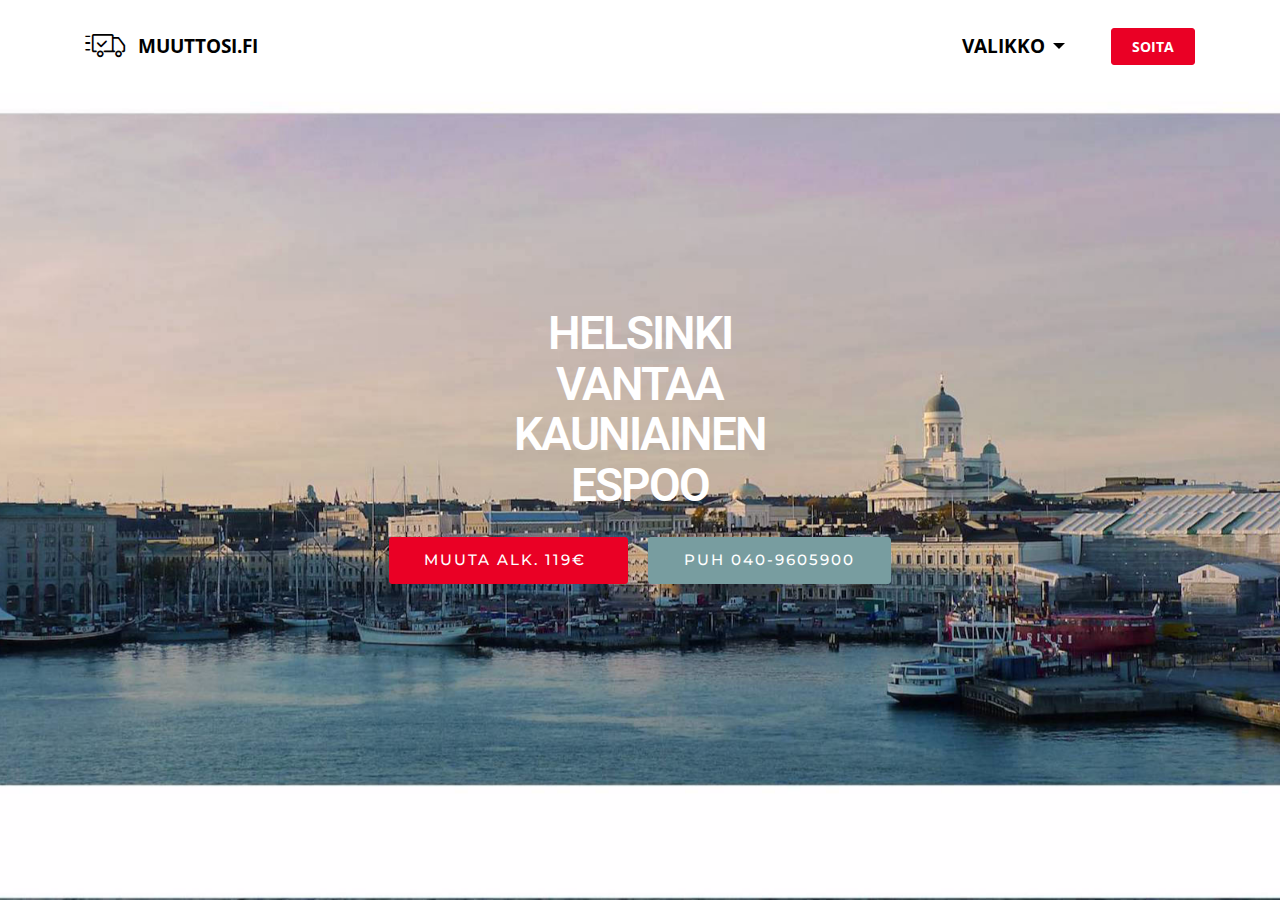
<file: index.html>
<!DOCTYPE html>
<html >
<head>
  <!-- Site made with Mobirise Website Builder v4.6.7, https://mobirise.com -->
  <meta charset="UTF-8">
  <meta http-equiv="X-UA-Compatible" content="IE=edge">
  <meta name="generator" content="Mobirise v4.6.7, mobirise.com">
  <meta name="viewport" content="width=device-width, initial-scale=1, minimum-scale=1">
  <link rel="shortcut icon" href="assets/images/screen-shot-2017-03-13-at-11.13.16-110x67-109x67.png" type="image/x-icon">
  <meta name="description" content="">
  <title>Home</title>
  <link rel="stylesheet" href="assets/web/assets/mobirise-icons/mobirise-icons.css">
  <link rel="stylesheet" href="https://fonts.googleapis.com/css?family=Montserrat:400,700">
  <link rel="stylesheet" href="https://fonts.googleapis.com/css?family=Raleway:100,100i,200,200i,300,300i,400,400i,500,500i,600,600i,700,700i,800,800i,900,900i">
  <link rel="stylesheet" href="https://fonts.googleapis.com/css?family=Lora:400,700,400italic,700italic&subset=latin">
  <link rel="stylesheet" href="assets/tether/tether.min.css">
  <link rel="stylesheet" href="assets/bootstrap/css/bootstrap.min.css">
  <link rel="stylesheet" href="assets/dropdown/css/style.css">
  <link rel="stylesheet" href="assets/animate.css/animate.min.css">
  <link rel="stylesheet" href="assets/theme/css/style.css">
  <link rel="stylesheet" href="assets/mobirise/css/mbr-additional.css" type="text/css">
  
  
  
</head>
<body>
  <section id="ext_menu-0" data-rv-view="0">

    <nav class="navbar navbar-dropdown navbar-fixed-top">
        <div class="container">

            <div class="mbr-table">
                <div class="mbr-table-cell">

                    <div class="navbar-brand">
                        <a href="index.html" class="mbri-delivery mbr-iconfont mbr-iconfont-menu navbar-logo" style="font-size: 40px; color: rgb(0, 0, 0);"></a>
                        <a class="navbar-caption text-black" href="index.html">MUUTTOSI.FI</a>
                    </div>

                </div>
                <div class="mbr-table-cell">

                    <button class="navbar-toggler pull-xs-right hidden-md-up" type="button" data-toggle="collapse" data-target="#exCollapsingNavbar">
                        <div class="hamburger-icon"></div>
                    </button>

                    <ul class="nav-dropdown collapse pull-xs-right nav navbar-nav navbar-toggleable-sm" id="exCollapsingNavbar"><li class="nav-item dropdown"><a class="nav-link link dropdown-toggle" href="page4.html" data-toggle="dropdown-submenu" aria-expanded="false">VALIKKO</a><div class="dropdown-menu"><a class="dropdown-item" href="page1.html">Tarjous</a><a class="dropdown-item" href="page3.html">Info</a><a class="dropdown-item" href="page2.html">Auto</a><a class="dropdown-item" href="page4.html">Yhteystiedot</a><a class="dropdown-item" href="page5.html" aria-expanded="false">eXpress</a></div></li><li class="nav-item nav-btn"><a class="nav-link btn btn-success" href="tel:0409605900">SOITA</a></li></ul>
                    <button hidden="" class="navbar-toggler navbar-close" type="button" data-toggle="collapse" data-target="#exCollapsingNavbar">
                        <div class="close-icon"></div>
                    </button>

                </div>
            </div>

        </div>
    </nav>

</section>

<section class="engine"><a href="https://mobirise.ws/j">design free website</a></section><section class="mbr-section mbr-section-hero mbr-section-full mbr-after-navbar" id="header1-1" data-rv-view="2" style="background-image: url(assets/images/helsinkimarina-2000x1125-74-2000x1125.jpg);">

    

    <div class="mbr-table-cell">

        <div class="container">
            <div class="row">
                <div class="mbr-section col-md-10 col-md-offset-1 text-xs-center">

                    <h1 class="mbr-section-title display-1">HELSINKI<br>VANTAA<br>KAUNIAINEN<br>ESPOO</h1>
                    
                    <div class="mbr-section-btn"><a class="btn btn-lg btn-success" href="page1.html">MUUTA ALK. 119€&nbsp;</a> <a class="btn btn-lg btn-primary" href="tel:0409605900">PUH 040-9605900</a> </div>
                </div>
            </div>
        </div>
    </div>

    

</section>


  <script src="assets/web/assets/jquery/jquery.min.js"></script>
  <script src="assets/tether/tether.min.js"></script>
  <script src="assets/bootstrap/js/bootstrap.min.js"></script>
  <script src="assets/smooth-scroll/smooth-scroll.js"></script>
  <script src="assets/dropdown/js/script.min.js"></script>
  <script src="assets/touch-swipe/jquery.touch-swipe.min.js"></script>
  <script src="assets/viewport-checker/jquery.viewportchecker.js"></script>
  <script src="assets/theme/js/script.js"></script>
  
  
  <input name="animation" type="hidden">
   <div id="scrollToTop" class="scrollToTop mbr-arrow-up"><a style="text-align: center;"><i class="mbr-arrow-up-icon"></i></a></div>
  </body>
</html>
</file>
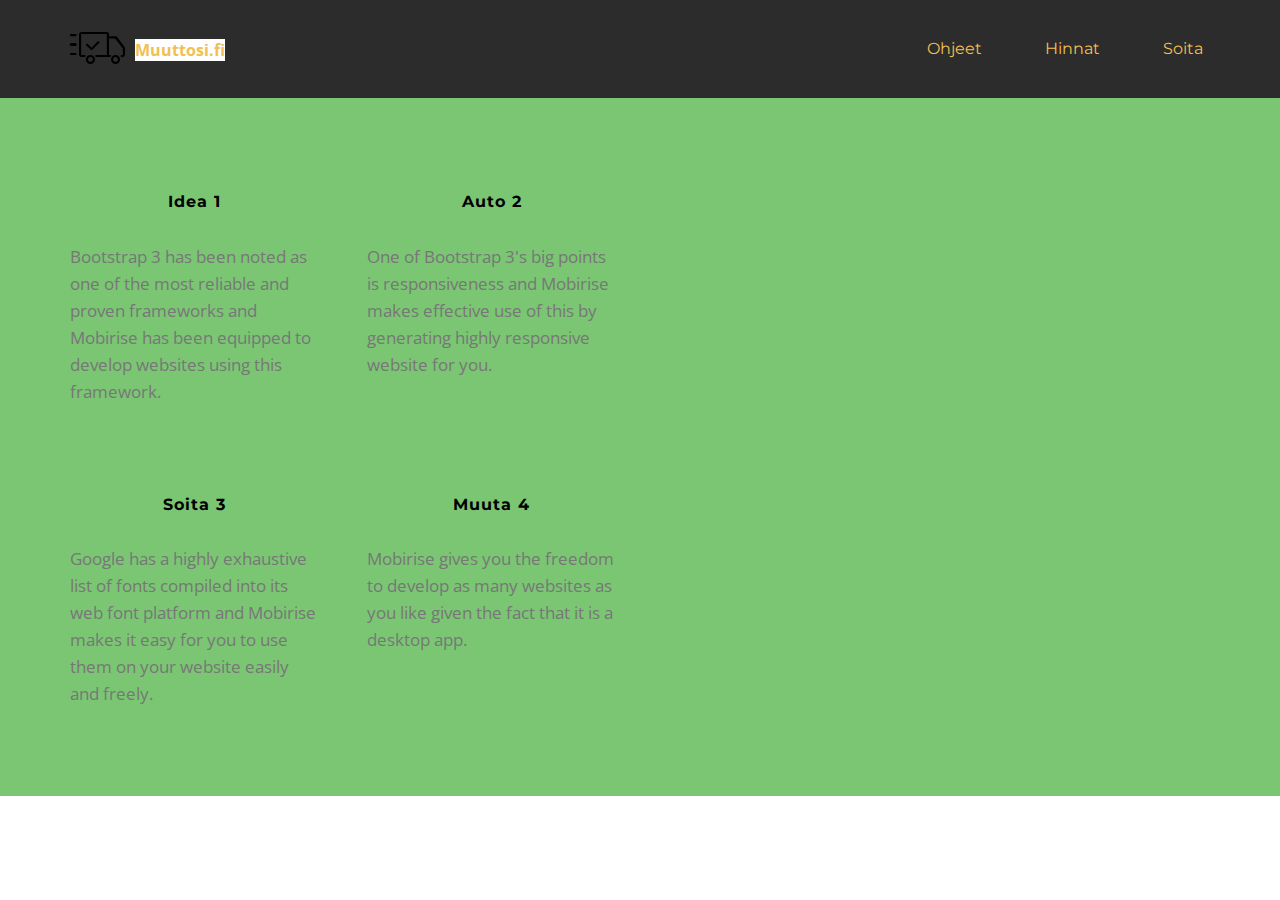
<file: Auto II.html>
<!DOCTYPE html>
<html >
<head>
  <!-- Site made with Mobirise Website Builder v4.6.7, https://mobirise.com -->
  <meta charset="UTF-8">
  <meta http-equiv="X-UA-Compatible" content="IE=edge">
  <meta name="generator" content="Mobirise v4.6.7, mobirise.com">
  <meta name="viewport" content="width=device-width, initial-scale=1, minimum-scale=1">
  <link rel="shortcut icon" href="assets/images/screen-shot-2017-03-13-at-11.13.16-128x78.png" type="image/x-icon">
  <meta name="description" content="">
  
  <link rel="stylesheet" href="https://fonts.googleapis.com/css?family=Roboto:700,400&subset=cyrillic,latin,greek,vietnamese">
  <link rel="stylesheet" href="assets/web/assets/mobirise-icons/mobirise-icons.css">
  <link rel="stylesheet" href="assets/bootstrap/css/bootstrap.min.css">
  <link rel="stylesheet" href="assets/mobirise/css/style.css">
  <link rel="stylesheet" href="assets/mobirise/css/mbr-additional.css" type="text/css">
  
  
  
</head>
<body>
  <section class="mbr-navbar mbr-navbar--freeze mbr-navbar--absolute mbr-navbar--auto-collapse" id="menu-1e" data-rv-view="26">
    <div class="mbr-navbar__section mbr-section">
        <div class="mbr-section__container container">
            <div class="mbr-navbar__container">
                <div class="mbr-navbar__column mbr-navbar__column--s mbr-navbar__brand">
                    <span class="mbr-navbar__brand-link mbr-brand mbr-brand--inline">
                        <span class="mbr-brand__logo"><a href="index.html" class="mbri-delivery mbr-iconfont mbr-iconfont-menu" style="font-size: 55px; color: rgb(0, 0, 0);"></a></span>
                        <span class="mbr-brand__name"><a class="mbr-brand__name text-black" href="index.html"></a><a class="mbr-brand__name text-black" href="index.html" style="background-color: rgb(255, 255, 255); display: inline !important;">Muuttosi.fi</a><br></span>
                    </span>
                </div>
                <div class="mbr-navbar__hamburger mbr-hamburger"><span class="mbr-hamburger__line"></span></div>
                <div class="mbr-navbar__column mbr-navbar__menu">
                    <nav class="mbr-navbar__menu-box mbr-navbar__menu-box--inline-right">
                        <div class="mbr-navbar__column">
                            <ul class="mbr-navbar__items mbr-navbar__items--right float-left mbr-buttons mbr-buttons--freeze mbr-buttons--right btn-decorator mbr-buttons--active mbr-buttons--only-links"> <li class="mbr-navbar__item"><a class="mbr-buttons__link btn text-black" href="Muuttoauto.html">Ohjeet</a></li>  <li class="mbr-navbar__item"><a class="mbr-buttons__link btn text-black" href="Hinnat.html">Hinnat</a></li> <li class="mbr-navbar__item"><a class="mbr-buttons__link btn text-black" href="Soita.html">Soita</a></li></ul>                            
                            
                        </div>
                    </nav>
                </div>
            </div>
        </div>
    </div>
</section>

<section class="engine"><a href="https://mobirise.ws/a">best web site builder</a></section><section class="mbr-section mbr-section--relative mbr-section--fixed-size mbr-after-navbar" id="content4-1j" data-rv-view="28" style="background-color: rgb(122, 198, 115);">
    
    
    <div class="mbr-section__container container mbr-section__container--std-top-padding" style="padding-top: 93px;">
        <div class="mbr-section__row row">
            <div class="mbr-section__col col-xs-12 col-md-3 col-sm-6">
                
                <div class="mbr-section__container mbr-section__container--middle">
                    <div class="mbr-header mbr-header--reduce mbr-header--center mbr-header--wysiwyg">
                        <h3 class="mbr-header__text">Idea 1</h3>
                    </div>
                </div>
                <div class="mbr-section__container mbr-section__container--last" style="padding-bottom: 93px;">
                    <div class="mbr-article mbr-article--wysiwyg">
                        <p>Bootstrap 3 has been noted as one of the most reliable and proven frameworks and Mobirise has been equipped to develop websites using this framework.</p>
                    </div>
                </div>
                
            </div>
            <div class="mbr-section__col col-xs-12 col-md-3 col-sm-6">
                
                <div class="mbr-section__container mbr-section__container--middle">
                    <div class="mbr-header mbr-header--reduce mbr-header--center mbr-header--wysiwyg">
                        <h3 class="mbr-header__text">Auto 2</h3>
                    </div>
                </div>
                <div class="mbr-section__container mbr-section__container--last" style="padding-bottom: 93px;">
                    <div class="mbr-article mbr-article--wysiwyg">
                        <p>One of Bootstrap 3's big points is responsiveness and Mobirise makes effective use of this by generating highly responsive website for you.</p>
                    </div>
                </div>
                
            </div>
            <div class="clearfix visible-sm-block"></div>
            <div class="mbr-section__col col-xs-12 col-md-3 col-sm-6">
                
                <div class="mbr-section__container mbr-section__container--middle">
                    <div class="mbr-header mbr-header--reduce mbr-header--center mbr-header--wysiwyg">
                        <h3 class="mbr-header__text">Soita 3</h3>
                    </div>
                </div>
                <div class="mbr-section__container mbr-section__container--last" style="padding-bottom: 93px;">
                    <div class="mbr-article mbr-article--wysiwyg">
                        <p>Google has a highly exhaustive list of fonts compiled into its web font platform and Mobirise makes it easy for you to use them on your website easily and freely.</p>
                    </div>
                </div>
                
            </div>
            
            <div class="mbr-section__col col-xs-12 col-md-3 col-sm-6">
                
                <div class="mbr-section__container mbr-section__container--middle">
                    <div class="mbr-header mbr-header--reduce mbr-header--center mbr-header--wysiwyg">
                        <h3 class="mbr-header__text">Muuta 4</h3>
                    </div>
                </div>
                <div class="mbr-section__container mbr-section__container--last" style="padding-bottom: 93px;">
                    <div class="mbr-article mbr-article--wysiwyg">
                        <p>Mobirise gives you the freedom to develop as many websites as you like given the fact that it is a desktop app.</p>
                    </div>
                </div>
                
            </div>
            
            
            
        </div>
    </div>
</section>


  <script src="assets/web/assets/jquery/jquery.min.js"></script>
  <script src="assets/bootstrap/js/bootstrap.min.js"></script>
  <script src="assets/smooth-scroll/smooth-scroll.js"></script>
  <script src="assets/mobirise/js/script.js"></script>
  
  
</body>
</html>
</file>
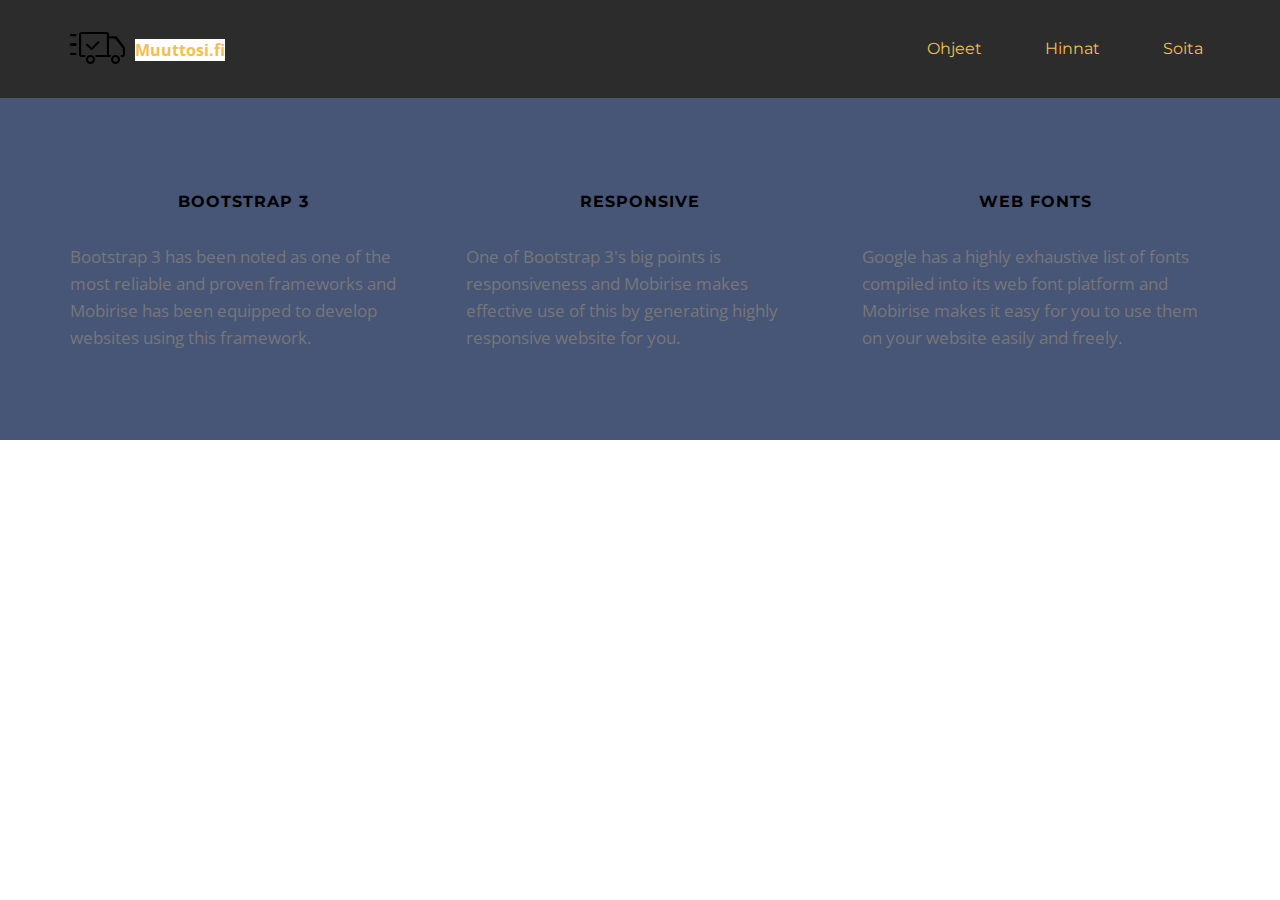
<file: Auto.html>
<!DOCTYPE html>
<html >
<head>
  <!-- Site made with Mobirise Website Builder v4.6.7, https://mobirise.com -->
  <meta charset="UTF-8">
  <meta http-equiv="X-UA-Compatible" content="IE=edge">
  <meta name="generator" content="Mobirise v4.6.7, mobirise.com">
  <meta name="viewport" content="width=device-width, initial-scale=1, minimum-scale=1">
  <link rel="shortcut icon" href="assets/images/screen-shot-2017-03-13-at-11.13.16-128x78.png" type="image/x-icon">
  <meta name="description" content="">
  
  <link rel="stylesheet" href="https://fonts.googleapis.com/css?family=Roboto:700,400&subset=cyrillic,latin,greek,vietnamese">
  <link rel="stylesheet" href="assets/web/assets/mobirise-icons/mobirise-icons.css">
  <link rel="stylesheet" href="assets/bootstrap/css/bootstrap.min.css">
  <link rel="stylesheet" href="assets/mobirise/css/style.css">
  <link rel="stylesheet" href="assets/mobirise/css/mbr-additional.css" type="text/css">
  
  
  
</head>
<body>
  <section class="mbr-navbar mbr-navbar--freeze mbr-navbar--absolute mbr-navbar--auto-collapse" id="menu-17" data-rv-view="21">
    <div class="mbr-navbar__section mbr-section">
        <div class="mbr-section__container container">
            <div class="mbr-navbar__container">
                <div class="mbr-navbar__column mbr-navbar__column--s mbr-navbar__brand">
                    <span class="mbr-navbar__brand-link mbr-brand mbr-brand--inline">
                        <span class="mbr-brand__logo"><a href="index.html" class="mbri-delivery mbr-iconfont mbr-iconfont-menu" style="font-size: 55px; color: rgb(0, 0, 0);"></a></span>
                        <span class="mbr-brand__name"><a class="mbr-brand__name text-black" href="index.html"></a><a class="mbr-brand__name text-black" href="index.html" style="background-color: rgb(255, 255, 255); display: inline !important;">Muuttosi.fi</a><br></span>
                    </span>
                </div>
                <div class="mbr-navbar__hamburger mbr-hamburger"><span class="mbr-hamburger__line"></span></div>
                <div class="mbr-navbar__column mbr-navbar__menu">
                    <nav class="mbr-navbar__menu-box mbr-navbar__menu-box--inline-right">
                        <div class="mbr-navbar__column">
                            <ul class="mbr-navbar__items mbr-navbar__items--right float-left mbr-buttons mbr-buttons--freeze mbr-buttons--right btn-decorator mbr-buttons--active mbr-buttons--only-links"> <li class="mbr-navbar__item"><a class="mbr-buttons__link btn text-black" href="Muuttoauto.html">Ohjeet</a></li>  <li class="mbr-navbar__item"><a class="mbr-buttons__link btn text-black" href="Hinnat.html">Hinnat</a></li> <li class="mbr-navbar__item"><a class="mbr-buttons__link btn text-black" href="Soita.html">Soita</a></li></ul>                            
                            
                        </div>
                    </nav>
                </div>
            </div>
        </div>
    </div>
</section>

<section class="engine"><a href="https://mobirise.ws/c">best web site maker</a></section><section class="mbr-section mbr-section--relative mbr-section--fixed-size mbr-after-navbar" id="content4-1d" data-rv-view="23" style="background-color: rgb(71, 85, 119);">
    
    
    <div class="mbr-section__container container mbr-section__container--std-top-padding" style="padding-top: 93px;">
        <div class="mbr-section__row row">
            <div class="mbr-section__col col-xs-12 col-sm-4">
                
                <div class="mbr-section__container mbr-section__container--middle">
                    <div class="mbr-header mbr-header--reduce mbr-header--center mbr-header--wysiwyg">
                        <h3 class="mbr-header__text">BOOTSTRAP 3</h3>
                    </div>
                </div>
                <div class="mbr-section__container mbr-section__container--last" style="padding-bottom: 93px;">
                    <div class="mbr-article mbr-article--wysiwyg">
                        <p>Bootstrap 3 has been noted as one of the most reliable and proven frameworks and Mobirise has been equipped to develop websites using this framework.</p>
                    </div>
                </div>
                
            </div>
            <div class="mbr-section__col col-xs-12 col-sm-4">
                
                <div class="mbr-section__container mbr-section__container--middle">
                    <div class="mbr-header mbr-header--reduce mbr-header--center mbr-header--wysiwyg">
                        <h3 class="mbr-header__text">RESPONSIVE</h3>
                    </div>
                </div>
                <div class="mbr-section__container mbr-section__container--last" style="padding-bottom: 93px;">
                    <div class="mbr-article mbr-article--wysiwyg">
                        <p>One of Bootstrap 3's big points is responsiveness and Mobirise makes effective use of this by generating highly responsive website for you.</p>
                    </div>
                </div>
                
            </div>
            
            <div class="mbr-section__col col-xs-12 col-sm-4">
                
                <div class="mbr-section__container mbr-section__container--middle">
                    <div class="mbr-header mbr-header--reduce mbr-header--center mbr-header--wysiwyg">
                        <h3 class="mbr-header__text">WEB FONTS</h3>
                    </div>
                </div>
                <div class="mbr-section__container mbr-section__container--last" style="padding-bottom: 93px;">
                    <div class="mbr-article mbr-article--wysiwyg">
                        <p>Google has a highly exhaustive list of fonts compiled into its web font platform and Mobirise makes it easy for you to use them on your website easily and freely.</p>
                    </div>
                </div>
                
            </div>
            
            
            
            
            
        </div>
    </div>
</section>


  <script src="assets/web/assets/jquery/jquery.min.js"></script>
  <script src="assets/bootstrap/js/bootstrap.min.js"></script>
  <script src="assets/smooth-scroll/smooth-scroll.js"></script>
  <script src="assets/mobirise/js/script.js"></script>
  
  
</body>
</html>
</file>
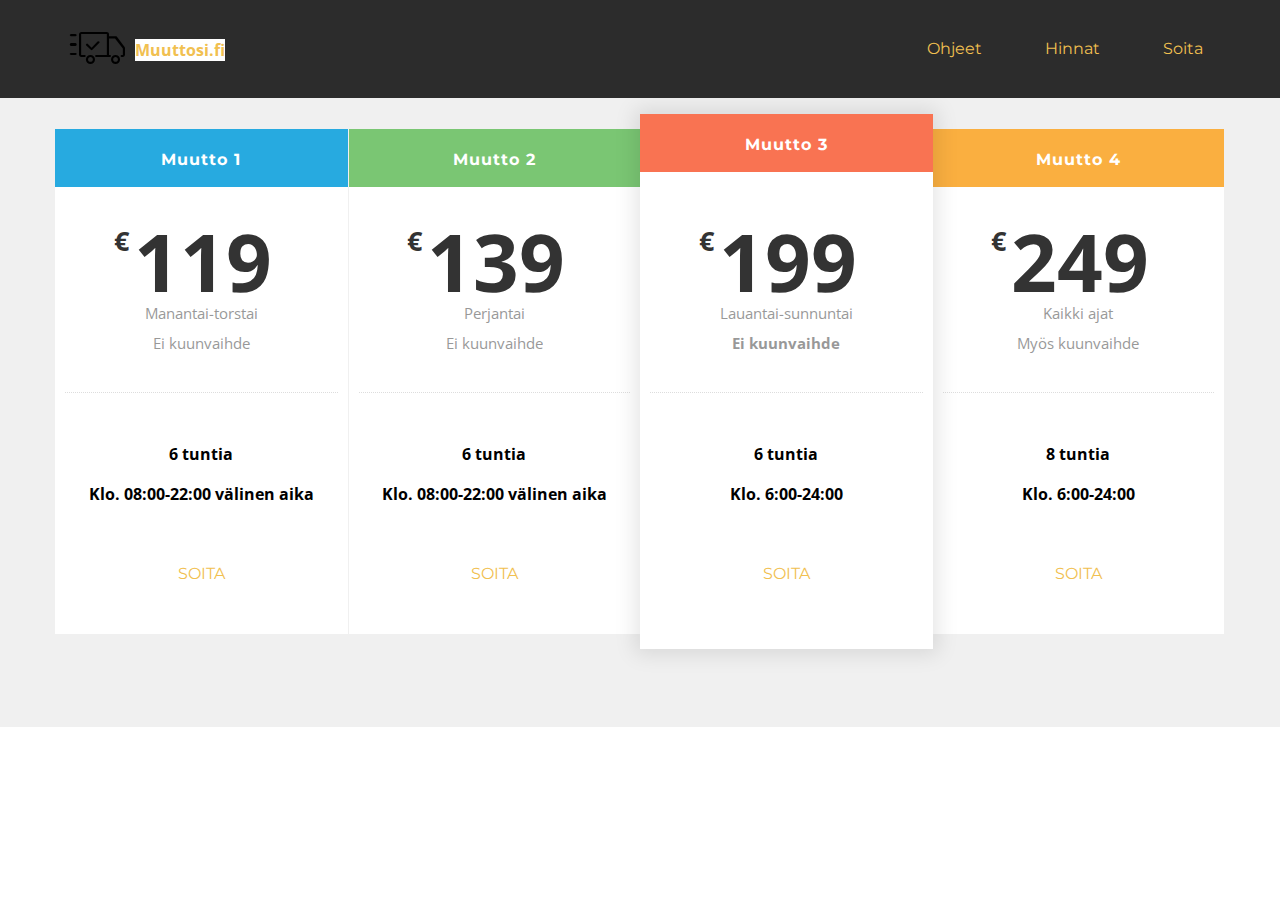
<file: Hinnat.html>
<!DOCTYPE html>
<html >
<head>
  <!-- Site made with Mobirise Website Builder v4.6.7, https://mobirise.com -->
  <meta charset="UTF-8">
  <meta http-equiv="X-UA-Compatible" content="IE=edge">
  <meta name="generator" content="Mobirise v4.6.7, mobirise.com">
  <meta name="viewport" content="width=device-width, initial-scale=1, minimum-scale=1">
  <link rel="shortcut icon" href="assets/images/screen-shot-2017-03-13-at-11.13.16-128x78.png" type="image/x-icon">
  <meta name="description" content="">
  <title>HINNAT</title>
  <link rel="stylesheet" href="https://fonts.googleapis.com/css?family=Roboto:700,400&subset=cyrillic,latin,greek,vietnamese">
  <link rel="stylesheet" href="assets/web/assets/mobirise-icons/mobirise-icons.css">
  <link rel="stylesheet" href="assets/bootstrap/css/bootstrap.min.css">
  <link rel="stylesheet" href="assets/mobirise/css/style.css">
  <link rel="stylesheet" href="assets/mobirise/css/mbr-additional.css" type="text/css">
  
  
  
</head>
<body>
  <section class="mbr-navbar mbr-navbar--freeze mbr-navbar--absolute mbr-navbar--auto-collapse" id="menu-b" data-rv-view="10">
    <div class="mbr-navbar__section mbr-section">
        <div class="mbr-section__container container">
            <div class="mbr-navbar__container">
                <div class="mbr-navbar__column mbr-navbar__column--s mbr-navbar__brand">
                    <span class="mbr-navbar__brand-link mbr-brand mbr-brand--inline">
                        <span class="mbr-brand__logo"><a href="index.html" class="mbri-delivery mbr-iconfont mbr-iconfont-menu" style="font-size: 55px; color: rgb(0, 0, 0);"></a></span>
                        <span class="mbr-brand__name"><a class="mbr-brand__name text-black" href="index.html"></a><a class="mbr-brand__name text-black" href="index.html" style="background-color: rgb(255, 255, 255); display: inline !important;">Muuttosi.fi</a><br></span>
                    </span>
                </div>
                <div class="mbr-navbar__hamburger mbr-hamburger"><span class="mbr-hamburger__line"></span></div>
                <div class="mbr-navbar__column mbr-navbar__menu">
                    <nav class="mbr-navbar__menu-box mbr-navbar__menu-box--inline-right">
                        <div class="mbr-navbar__column">
                            <ul class="mbr-navbar__items mbr-navbar__items--right float-left mbr-buttons mbr-buttons--freeze mbr-buttons--right btn-decorator mbr-buttons--active mbr-buttons--only-links"> <li class="mbr-navbar__item"><a class="mbr-buttons__link btn text-black" href="Muuttoauto.html">Ohjeet</a></li>  <li class="mbr-navbar__item"><a class="mbr-buttons__link btn text-black" href="Hinnat.html">Hinnat</a></li> <li class="mbr-navbar__item"><a class="mbr-buttons__link btn text-black" href="Soita.html">Soita</a></li></ul>                            
                            
                        </div>
                    </nav>
                </div>
            </div>
        </div>
    </div>
</section>

<section class="engine"><a href="https://mobirise.ws/j">design your own website</a></section><section class="mbr-section mbr-section--relative mbr-section--fixed-size mbr-after-navbar" id="pricing-table1-r" data-rv-view="12" style="background-color: rgb(240, 240, 240);">
    
    <div class="mbr-section__container mbr-section__container--std-top-padding container" style="padding-top: 31px; margin-bottom: -31px;">
        <div class="row">
            <div class="mbr-plan col-xs-12 mbr-plan--info mbr-plan--first col-md-3 col-sm-6">
                <div class="mbr-plan__box">
                    <div class="mbr-plan__header">
                        <div class="mbr-header mbr-header--reduce mbr-header--center mbr-header--wysiwyg">
                            <h3 class="mbr-header__text">Muutto 1</h3>
                        </div>
                    </div>
                    <div class="mbr-plan__number">
                        <div class="mbr-number mbr-number--price">
                            <div class="mbr-number__num">
                                <div class="mbr-number__group">
                                    <sup class="mbr-number__left">€</sup><span class="mbr-number__value">119</span>
                                </div>
                            </div>
                            <div class="mbr-number__caption">Manantai-torstai<br><br>Ei kuunvaihde</div>
                        </div>
                    </div>
                    <div class="mbr-plan__details"><ul><li><strong>6 tuntia</strong></li><li><strong>Klo. 08:00-22:00 välinen aika</strong><br></li></ul></div>
                    <div class="mbr-plan__buttons">
                        <div class="mbr-buttons mbr-buttons--center"><a href="tel:0409605900" class="mbr-buttons__btn btn btn-wrap btn-xs-lg btn-default">SOITA</a></div>
                    </div>
                </div>
            </div>
            <div class="mbr-plan col-xs-12 mbr-plan--success col-md-3 col-sm-6">
                <div class="mbr-plan__box">
                    <div class="mbr-plan__header">
                        <div class="mbr-header mbr-header--reduce mbr-header--center mbr-header--wysiwyg">
                            <h3 class="mbr-header__text">Muutto 2</h3>
                        </div>
                    </div>
                    <div class="mbr-plan__number">
                        <div class="mbr-number mbr-number--price">
                            <div class="mbr-number__num">
                                <div class="mbr-number__group">
                                    <sup class="mbr-number__left">€</sup><span class="mbr-number__value">139</span>
                                </div>
                            </div>
                            <div class="mbr-number__caption">Perjantai<br><br>Ei kuunvaihde</div>
                        </div>
                    </div>
                    <div class="mbr-plan__details"><ul><li><strong>6 tuntia</strong></li><li><strong>Klo. 08:00-22:00 välinen aika</strong></li></ul></div>
                    <div class="mbr-plan__buttons">
                        <div class="mbr-buttons mbr-buttons--center"><a href="tel:0409605900" class="mbr-buttons__btn btn btn-wrap btn-xs-lg btn-default">SOITA</a></div>
                    </div>
                </div>
            </div>
            <div class="mbr-plan col-xs-12 mbr-plan--danger mbr-plan--favorite col-md-3 col-sm-6">
                <div class="mbr-plan__box">
                    <div class="mbr-plan__header">
                        <div class="mbr-header mbr-header--reduce mbr-header--center mbr-header--wysiwyg">
                            <h3 class="mbr-header__text">Muutto 3</h3>
                        </div>
                    </div>
                    <div class="mbr-plan__number">
                        <div class="mbr-number mbr-number--price">
                            <div class="mbr-number__num">
                                <div class="mbr-number__group">
                                    <sup class="mbr-number__left">€</sup><span class="mbr-number__value">199</span>
                                </div>
                            </div>
                            <div class="mbr-number__caption">Lauantai-sunnuntai<div><br></div><div><strong>Ei kuunvaihde</strong></div></div>
                        </div>
                    </div>
                    <div class="mbr-plan__details"><ul><li><strong>6 tuntia</strong></li><li><strong>Klo. 6:00-24:00</strong></li></ul></div>
                    <div class="mbr-plan__buttons">
                        <div class="mbr-buttons mbr-buttons--center"><a href="tel:0409605900" class="mbr-buttons__btn btn btn-wrap btn-xs-lg btn-default">SOITA</a></div>
                    </div>
                </div>
            </div>
            <div class="mbr-plan col-xs-12 mbr-plan--warning mbr-plan--last col-md-3 col-sm-6">
                <div class="mbr-plan__box">
                    <div class="mbr-plan__header">
                        <div class="mbr-header mbr-header--reduce mbr-header--center mbr-header--wysiwyg">
                            <h3 class="mbr-header__text">Muutto 4</h3>
                        </div>
                    </div>
                    <div class="mbr-plan__number">
                        <div class="mbr-number mbr-number--price">
                            <div class="mbr-number__num">
                                <div class="mbr-number__group">
                                    <sup class="mbr-number__left">€</sup><span class="mbr-number__value">249</span>
                                </div>
                            </div>
                            <div class="mbr-number__caption">Kaikki ajat<br><br>Myös kuunvaihde</div>
                        </div>
                    </div>
                    <div class="mbr-plan__details"><ul><li><strong>8 tuntia</strong></li><li><strong>Klo. 6:00-24:00</strong></li></ul></div>
                    <div class="mbr-plan__buttons">
                        <div class="mbr-buttons mbr-buttons--center"><a href="tel:0409605900" class="mbr-buttons__btn btn btn-wrap btn-xs-lg btn-default">SOITA</a></div>
                    </div>
                </div>
            </div>
            
        </div>
    </div>
</section>


  <script src="assets/web/assets/jquery/jquery.min.js"></script>
  <script src="assets/bootstrap/js/bootstrap.min.js"></script>
  <script src="assets/smooth-scroll/smooth-scroll.js"></script>
  <script src="assets/mobirise/js/script.js"></script>
  
  
</body>
</html>
</file>
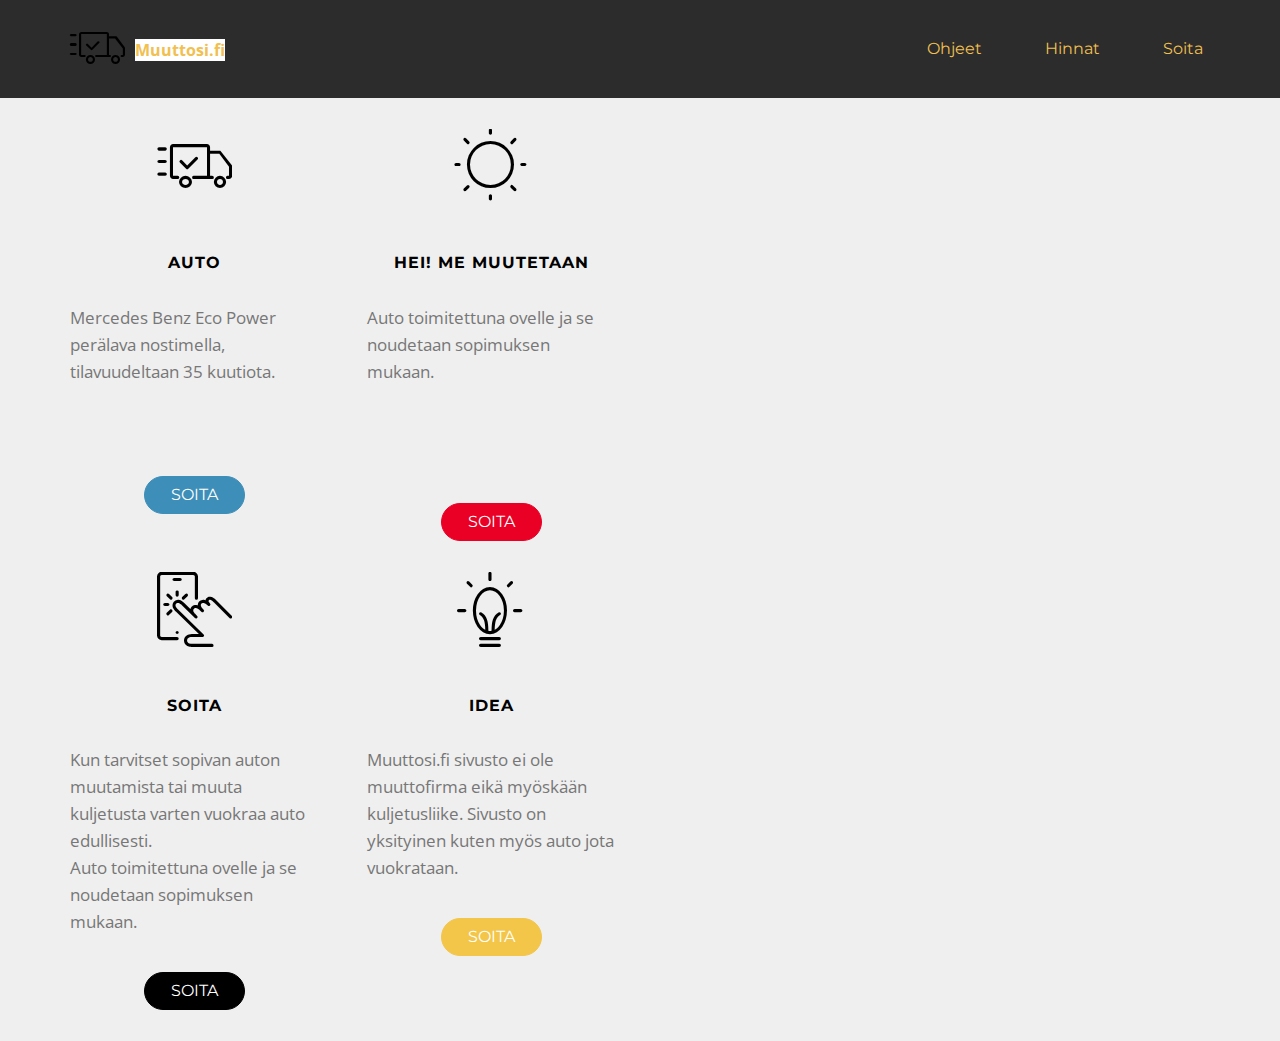
<file: Muuttoauto.html>
<!DOCTYPE html>
<html >
<head>
  <!-- Site made with Mobirise Website Builder v4.6.7, https://mobirise.com -->
  <meta charset="UTF-8">
  <meta http-equiv="X-UA-Compatible" content="IE=edge">
  <meta name="generator" content="Mobirise v4.6.7, mobirise.com">
  <meta name="viewport" content="width=device-width, initial-scale=1, minimum-scale=1">
  <link rel="shortcut icon" href="assets/images/screen-shot-2017-03-13-at-11.13.16-128x78.png" type="image/x-icon">
  <meta name="description" content="">
  <title>Muuttoauto</title>
  <link rel="stylesheet" href="https://fonts.googleapis.com/css?family=Roboto:700,400&subset=cyrillic,latin,greek,vietnamese">
  <link rel="stylesheet" href="assets/web/assets/mobirise-icons/mobirise-icons.css">
  <link rel="stylesheet" href="assets/bootstrap/css/bootstrap.min.css">
  <link rel="stylesheet" href="assets/mobirise/css/style.css">
  <link rel="stylesheet" href="assets/mobirise/css/mbr-additional.css" type="text/css">
  
  
  
</head>
<body>
  <section class="mbr-navbar mbr-navbar--freeze mbr-navbar--absolute mbr-navbar--auto-collapse" id="menu-1" data-rv-view="5">
    <div class="mbr-navbar__section mbr-section">
        <div class="mbr-section__container container">
            <div class="mbr-navbar__container">
                <div class="mbr-navbar__column mbr-navbar__column--s mbr-navbar__brand">
                    <span class="mbr-navbar__brand-link mbr-brand mbr-brand--inline">
                        <span class="mbr-brand__logo"><a href="index.html" class="mbri-delivery mbr-iconfont mbr-iconfont-menu" style="font-size: 55px; color: rgb(0, 0, 0);"></a></span>
                        <span class="mbr-brand__name"><a class="mbr-brand__name text-black" href="index.html"></a><a class="mbr-brand__name text-black" href="index.html" style="background-color: rgb(255, 255, 255); display: inline !important;">Muuttosi.fi</a><br></span>
                    </span>
                </div>
                <div class="mbr-navbar__hamburger mbr-hamburger"><span class="mbr-hamburger__line"></span></div>
                <div class="mbr-navbar__column mbr-navbar__menu">
                    <nav class="mbr-navbar__menu-box mbr-navbar__menu-box--inline-right">
                        <div class="mbr-navbar__column">
                            <ul class="mbr-navbar__items mbr-navbar__items--right float-left mbr-buttons mbr-buttons--freeze mbr-buttons--right btn-decorator mbr-buttons--active mbr-buttons--only-links"> <li class="mbr-navbar__item"><a class="mbr-buttons__link btn text-black" href="Muuttoauto.html">Ohjeet</a></li>  <li class="mbr-navbar__item"><a class="mbr-buttons__link btn text-black" href="Hinnat.html">Hinnat</a></li> <li class="mbr-navbar__item"><a class="mbr-buttons__link btn text-black" href="Soita.html">Soita</a></li></ul>                            
                            
                        </div>
                    </nav>
                </div>
            </div>
        </div>
    </div>
</section>

<section class="engine"><a href="https://mobirise.ws/n">free website builder app</a></section><section class="mbr-section mbr-section--relative mbr-section--fixed-size mbr-after-navbar" id="features1-s" data-rv-view="7" style="background-color: rgb(239, 239, 239);">
    
    
    <div class="mbr-section__container container mbr-section__container--std-top-padding" style="padding-top: 31px;">
        <div class="mbr-section__row row">
            <div class="mbr-section__col col-xs-12 col-md-3 col-sm-6">
                <div class="mbr-section__container mbr-section__container--center mbr-section__container--middle">
                    <figure class="mbr-figure"><span class="mbri-delivery mbr-iconfont mbr-iconfont-features1" style="font-size: 75px;"></span></figure>
                </div>
                <div class="mbr-section__container mbr-section__container--middle">
                    <div class="mbr-header mbr-header--reduce mbr-header--center mbr-header--wysiwyg">
                        <h3 class="mbr-header__text">AUTO</h3>
                    </div>
                </div>
                <div class="mbr-section__container mbr-section__container--middle">
                    <div class="mbr-article mbr-article--wysiwyg">
                        <p>Mercedes Benz Eco Power perälava nostimella, tilavuudeltaan 35 kuutiota.<br><br><br></p>
                    </div>
                </div>
                <div class="mbr-section__container mbr-section__container--last" style="padding-bottom: 31px;">
                    <div class="mbr-buttons mbr-buttons--center"><a href="tel:0409605900" class="mbr-buttons__btn btn btn-wrap btn-xs-lg btn-info">SOITA</a></div>
                </div>
            </div>
            <div class="mbr-section__col col-xs-12 col-md-3 col-sm-6">
                <div class="mbr-section__container mbr-section__container--center mbr-section__container--middle">
                    <figure class="mbr-figure"><span class="mbri-sun mbr-iconfont mbr-iconfont-features1" style="font-size: 75px;"></span></figure>
                </div>
                <div class="mbr-section__container mbr-section__container--middle">
                    <div class="mbr-header mbr-header--reduce mbr-header--center mbr-header--wysiwyg">
                        <h3 class="mbr-header__text">HEI! ME MUUTETAAN</h3>
                    </div>
                </div>
                <div class="mbr-section__container mbr-section__container--middle">
                    <div class="mbr-article mbr-article--wysiwyg">
                        <p>Auto toimitettuna ovelle ja se noudetaan sopimuksen mukaan.<br><br><br><br></p>
                    </div>
                </div>
                <div class="mbr-section__container mbr-section__container--last" style="padding-bottom: 31px;">
                    <div class="mbr-buttons mbr-buttons--center"><a href="tel:0409605900" class="mbr-buttons__btn btn btn-wrap btn-xs-lg btn-success">SOITA</a></div>
                </div>
            </div>
            <div class="clearfix visible-sm-block"></div>
            <div class="mbr-section__col col-xs-12 col-md-3 col-sm-6">
                <div class="mbr-section__container mbr-section__container--center mbr-section__container--middle">
                    <figure class="mbr-figure"><span class="mbri-touch mbr-iconfont mbr-iconfont-features1" style="font-size: 75px;"></span></figure>
                </div>
                <div class="mbr-section__container mbr-section__container--middle">
                    <div class="mbr-header mbr-header--reduce mbr-header--center mbr-header--wysiwyg">
                        <h3 class="mbr-header__text">SOITA</h3>
                    </div>
                </div>
                <div class="mbr-section__container mbr-section__container--middle">
                    <div class="mbr-article mbr-article--wysiwyg">
                        <p>Kun tarvitset sopivan auton muutamista tai muuta kuljetusta varten vuokraa auto edullisesti.<br>Auto toimitettuna ovelle ja se noudetaan sopimuksen mukaan.<br></p>
                    </div>
                </div>
                <div class="mbr-section__container mbr-section__container--last" style="padding-bottom: 31px;">
                    <div class="mbr-buttons mbr-buttons--center"><a href="tel:0409605900" class="mbr-buttons__btn btn btn-wrap btn-xs-lg btn-danger">SOITA</a></div>
                </div>
            </div>
            
            <div class="mbr-section__col col-xs-12 col-md-3 col-sm-6">
                <div class="mbr-section__container mbr-section__container--center mbr-section__container--middle">
                    <figure class="mbr-figure"><span class="mbri-idea mbr-iconfont mbr-iconfont-features1" style="font-size: 75px;"></span></figure>
                </div>
                <div class="mbr-section__container mbr-section__container--middle">
                    <div class="mbr-header mbr-header--reduce mbr-header--center mbr-header--wysiwyg">
                        <h3 class="mbr-header__text">IDEA</h3>
                    </div>
                </div>
                <div class="mbr-section__container mbr-section__container--middle">
                    <div class="mbr-article mbr-article--wysiwyg">
                        <p>Muuttosi.fi sivusto ei ole<br>muuttofirma eikä myöskään kuljetusliike. Sivusto on yksityinen kuten myös auto jota vuokrataan.</p>
                    </div>
                </div>
                <div class="mbr-section__container mbr-section__container--last" style="padding-bottom: 31px;">
                    <div class="mbr-buttons mbr-buttons--center"><a href="tel:0409605900" class="mbr-buttons__btn btn btn-wrap btn-xs-lg btn-warning">SOITA</a></div>
                </div>
            </div>
            
            
            
        </div>
    </div>
</section>


  <script src="assets/web/assets/jquery/jquery.min.js"></script>
  <script src="assets/bootstrap/js/bootstrap.min.js"></script>
  <script src="assets/smooth-scroll/smooth-scroll.js"></script>
  <script src="assets/mobirise/js/script.js"></script>
  
  
</body>
</html>
</file>
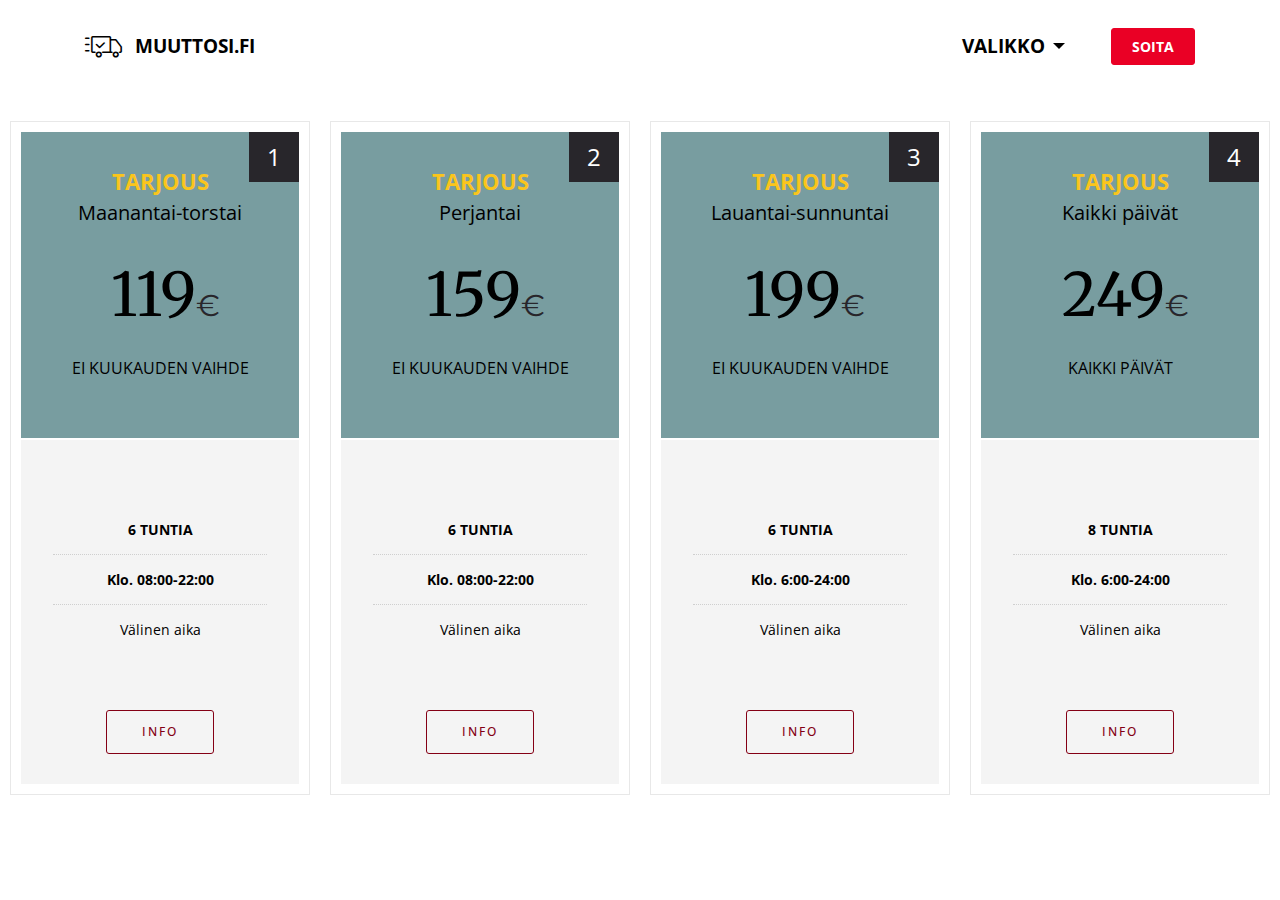
<file: page1.html>
<!DOCTYPE html>
<html >
<head>
  <!-- Site made with Mobirise Website Builder v4.6.7, https://mobirise.com -->
  <meta charset="UTF-8">
  <meta http-equiv="X-UA-Compatible" content="IE=edge">
  <meta name="generator" content="Mobirise v4.6.7, mobirise.com">
  <meta name="viewport" content="width=device-width, initial-scale=1, minimum-scale=1">
  <link rel="shortcut icon" href="assets/images/screen-shot-2017-03-13-at-11.13.16-110x67-109x67.png" type="image/x-icon">
  <meta name="description" content="Web Page Builder Description">
  <title>Tarjoukset</title>
  <link rel="stylesheet" href="assets/web/assets/mobirise-icons/mobirise-icons.css">
  <link rel="stylesheet" href="https://fonts.googleapis.com/css?family=Montserrat:400,700">
  <link rel="stylesheet" href="https://fonts.googleapis.com/css?family=Raleway:100,100i,200,200i,300,300i,400,400i,500,500i,600,600i,700,700i,800,800i,900,900i">
  <link rel="stylesheet" href="https://fonts.googleapis.com/css?family=Lora:400,700,400italic,700italic&subset=latin">
  <link rel="stylesheet" href="assets/tether/tether.min.css">
  <link rel="stylesheet" href="assets/bootstrap/css/bootstrap.min.css">
  <link rel="stylesheet" href="assets/dropdown/css/style.css">
  <link rel="stylesheet" href="assets/animate.css/animate.min.css">
  <link rel="stylesheet" href="assets/theme/css/style.css">
  <link rel="stylesheet" href="assets/mobirise/css/mbr-additional.css" type="text/css">
  
  
  
</head>
<body>
  <section id="ext_menu-2" data-rv-view="5">

    <nav class="navbar navbar-dropdown navbar-fixed-top">
        <div class="container">

            <div class="mbr-table">
                <div class="mbr-table-cell">

                    <div class="navbar-brand">
                        <a href="index.html" class="mbri-delivery mbr-iconfont mbr-iconfont-menu navbar-logo" style="color: rgb(0, 0, 0);"></a>
                        <a class="navbar-caption text-black" href="index.html">MUUTTOSI.FI</a>
                    </div>

                </div>
                <div class="mbr-table-cell">

                    <button class="navbar-toggler pull-xs-right hidden-md-up" type="button" data-toggle="collapse" data-target="#exCollapsingNavbar">
                        <div class="hamburger-icon"></div>
                    </button>

                    <ul class="nav-dropdown collapse pull-xs-right nav navbar-nav navbar-toggleable-sm" id="exCollapsingNavbar"><li class="nav-item dropdown"><a class="nav-link link dropdown-toggle" href="page4.html" data-toggle="dropdown-submenu" aria-expanded="false">VALIKKO</a><div class="dropdown-menu"><a class="dropdown-item" href="page1.html">Tarjous</a><a class="dropdown-item" href="page3.html">Info</a><a class="dropdown-item" href="page2.html">Auto</a><a class="dropdown-item" href="page4.html">Yhteystiedot</a><a class="dropdown-item" href="page5.html" aria-expanded="false">eXpress</a></div></li><li class="nav-item nav-btn"><a class="nav-link btn btn-success" href="tel:0409605900">SOITA</a></li></ul>
                    <button hidden="" class="navbar-toggler navbar-close" type="button" data-toggle="collapse" data-target="#exCollapsingNavbar">
                        <div class="close-icon"></div>
                    </button>

                </div>
            </div>

        </div>
    </nav>

</section>

<section class="engine"><a href="https://mobirise.ws/f">simple site creator</a></section><section class="mbr-section mbr-after-navbar" id="pricing-table2-h" data-rv-view="7" style="background-color: rgb(255, 255, 255); padding-top: 80px; padding-bottom: 0px;">

    

    <div class="mbr-section mbr-section__container mbr-section__container--middle">
      <div class="container">
          <div class="row">
              <div class="col-xs-12 text-xs-center">
                  
                  
              </div>
          </div>
      </div>
    </div>

    <div class="mbr-section mbr-section-nopadding mbr-price-table">
      <div class="row">
            <div class="col-xs-12  col-md-6 col-xl-3">
                <div class="mbr-plan card text-xs-center">
                    <div class="mbr-plan-header card-block bg-primary">
                      <div class="mbr-plan-label">1</div>
                      <div class="card-title">
                        <h3 class="mbr-plan-title">TARJOUS</h3>
                        <small class="mbr-plan-subtitle"><span style="font-style: normal;">Maanantai-torstai</span></small>
                      </div>
                      <div class="card-text">
                          <div class="mbr-price">
                            <span class="mbr-price-value"></span>
                            <span class="mbr-price-figure">119</span><small class="mbr-price-term">€</small>
                          </div>
                          <small class="mbr-plan-price-desc"><span style="font-style: normal;">EI KUUKAUDEN VAIHDE</span></small>
                      </div>
                    </div>
                    <div class="mbr-plan-body card-block">
                      <div class="mbr-plan-list"><ul class="list-group list-group-flush"><li class="list-group-item"><strong>6 TUNTIA</strong></li><li class="list-group-item"><span style="background-color: initial; font-size: 0.875rem;"><strong>Klo. 08:00-22:00 </strong></span></li><li class="list-group-item">Välinen aika</li></ul></div>
                      <div class="mbr-plan-btn"><a href="page3.html" class="btn btn-success-outline btn-success">INFO</a></div>
                    </div>
                </div>
            </div>
            <div class="col-xs-12  col-md-6 col-xl-3">
                <div class="mbr-plan card text-xs-center">
                    <div class="mbr-plan-header card-block bg-primary">
                      <div class="mbr-plan-label">2</div>
                      <div class="card-title">
                        <h3 class="mbr-plan-title">TARJOUS</h3>
                        <small class="mbr-plan-subtitle"><span style="font-style: normal;">Perjantai</span></small>
                      </div>
                      <div class="card-text">
                          <div class="mbr-price">
                            <span class="mbr-price-value"></span>
                            <span class="mbr-price-figure">159</span><small class="mbr-price-term">€</small>
                          </div>
                          <small class="mbr-plan-price-desc"><span style="font-style: normal;">EI KUUKAUDEN VAIHDE</span><br></small>
                      </div>
                    </div>
                    <div class="mbr-plan-body card-block">
                      <div class="mbr-plan-list"><ul class="list-group list-group-flush"><li class="list-group-item"><strong>6 TUNTIA</strong></li><li class="list-group-item"><span style="background-color: initial; font-size: 0.875rem;"><strong>Klo. 08:00-22:00 </strong></span></li><li class="list-group-item">Välinen aika</li></ul></div>
                      <div class="mbr-plan-btn"><a href="page3.html" class="btn btn-success-outline btn-success">INFO</a></div>
                    </div>
                </div>
            </div>
            <div class="col-xs-12  col-md-6 col-xl-3">
                <div class="mbr-plan card text-xs-center">
                    <div class="mbr-plan-header card-block bg-primary">
                      <div class="mbr-plan-label">3</div>
                      <div class="card-title">
                        <h3 class="mbr-plan-title">TARJOUS</h3>
                        <small class="mbr-plan-subtitle"><span style="font-style: normal;">Lauantai-sunnuntai</span><br></small>
                      </div>
                      <div class="card-text">
                          <div class="mbr-price">
                            <span class="mbr-price-value"></span>
                            <span class="mbr-price-figure">199</span><small class="mbr-price-term">€</small>
                          </div>
                          <small class="mbr-plan-price-desc"><span style="font-style: normal;">EI KUUKAUDEN VAIHDE</span><br></small>
                      </div>
                    </div>
                    <div class="mbr-plan-body card-block">
                      <div class="mbr-plan-list"><ul class="list-group list-group-flush"><li class="list-group-item"><strong>6 TUNTIA</strong></li><li class="list-group-item"><span style="background-color: initial; font-size: 0.875rem;"><strong>Klo. 6:00-24:00</strong></span></li><li class="list-group-item">Välinen aika</li></ul></div>
                      <div class="mbr-plan-btn"><a href="page3.html" class="btn btn-success-outline btn-success">INFO</a></div>
                    </div>
                </div>
            </div>
            <div class="col-xs-12  col-md-6 col-xl-3">
                <div class="mbr-plan card text-xs-center">
                    <div class="mbr-plan-header card-block bg-primary">
                      <div class="mbr-plan-label">4</div>
                      <div class="card-title">
                        <h3 class="mbr-plan-title">TARJOUS</h3>
                        <small class="mbr-plan-subtitle"><span style="font-style: normal;">Kaikki päivät</span><br></small>
                      </div>
                      <div class="card-text">
                          <div class="mbr-price">
                            <span class="mbr-price-value"></span>
                            <span class="mbr-price-figure">249</span><small class="mbr-price-term">€</small>
                          </div>
                          <small class="mbr-plan-price-desc"><span style="font-style: normal;">KAIKKI PÄIVÄT</span></small>
                      </div>
                    </div>
                    <div class="mbr-plan-body card-block">
                      <div class="mbr-plan-list"><ul class="list-group list-group-flush"><li class="list-group-item"><strong>8 TUNTIA</strong></li><li class="list-group-item"><span style="background-color: initial; font-size: 0.875rem;"><strong>Klo. 6:00-24:00</strong></span></li><li class="list-group-item">Välinen aika</li></ul></div>
                      <div class="mbr-plan-btn"><a href="page3.html" class="btn btn-success-outline btn-success">INFO</a></div>
                    </div>
                </div>
            </div>
          </div>
    </div>

</section>


  <script src="assets/web/assets/jquery/jquery.min.js"></script>
  <script src="assets/tether/tether.min.js"></script>
  <script src="assets/bootstrap/js/bootstrap.min.js"></script>
  <script src="assets/smooth-scroll/smooth-scroll.js"></script>
  <script src="assets/dropdown/js/script.min.js"></script>
  <script src="assets/touch-swipe/jquery.touch-swipe.min.js"></script>
  <script src="assets/viewport-checker/jquery.viewportchecker.js"></script>
  <script src="assets/theme/js/script.js"></script>
  
  
  <input name="animation" type="hidden">
   <div id="scrollToTop" class="scrollToTop mbr-arrow-up"><a style="text-align: center;"><i class="mbr-arrow-up-icon"></i></a></div>
  </body>
</html>
</file>
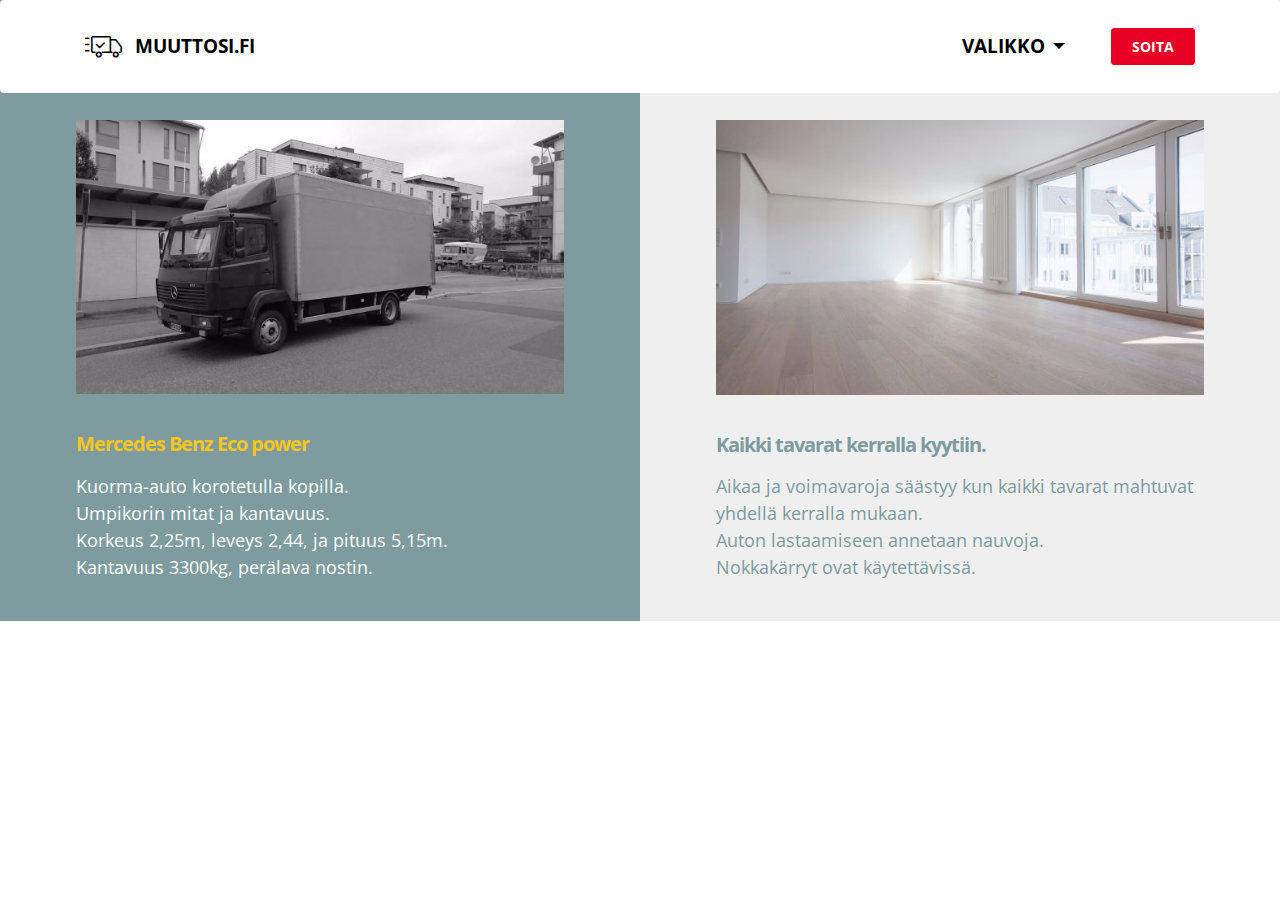
<file: page2.html>
<!DOCTYPE html>
<html >
<head>
  <!-- Site made with Mobirise Website Builder v4.6.7, https://mobirise.com -->
  <meta charset="UTF-8">
  <meta http-equiv="X-UA-Compatible" content="IE=edge">
  <meta name="generator" content="Mobirise v4.6.7, mobirise.com">
  <meta name="viewport" content="width=device-width, initial-scale=1, minimum-scale=1">
  <link rel="shortcut icon" href="assets/images/screen-shot-2017-03-13-at-11.13.16-110x67-109x67.png" type="image/x-icon">
  <meta name="description" content="Web Page Builder Description">
  <title>Auto</title>
  <link rel="stylesheet" href="assets/web/assets/mobirise-icons/mobirise-icons.css">
  <link rel="stylesheet" href="https://fonts.googleapis.com/css?family=Montserrat:400,700">
  <link rel="stylesheet" href="https://fonts.googleapis.com/css?family=Raleway:100,100i,200,200i,300,300i,400,400i,500,500i,600,600i,700,700i,800,800i,900,900i">
  <link rel="stylesheet" href="https://fonts.googleapis.com/css?family=Lora:400,700,400italic,700italic&subset=latin">
  <link rel="stylesheet" href="assets/tether/tether.min.css">
  <link rel="stylesheet" href="assets/bootstrap/css/bootstrap.min.css">
  <link rel="stylesheet" href="assets/dropdown/css/style.css">
  <link rel="stylesheet" href="assets/animate.css/animate.min.css">
  <link rel="stylesheet" href="assets/theme/css/style.css">
  <link rel="stylesheet" href="assets/mobirise/css/mbr-additional.css" type="text/css">
  
  
  
</head>
<body>
  <section id="ext_menu-3" data-rv-view="10">

    <nav class="navbar navbar-dropdown">
        <div class="container">

            <div class="mbr-table">
                <div class="mbr-table-cell">

                    <div class="navbar-brand">
                        <a href="index.html" class="mbri-delivery mbr-iconfont mbr-iconfont-menu navbar-logo" style="color: rgb(0, 0, 0);"></a>
                        <a class="navbar-caption text-black" href="index.html">MUUTTOSI.FI</a>
                    </div>

                </div>
                <div class="mbr-table-cell">

                    <button class="navbar-toggler pull-xs-right hidden-md-up" type="button" data-toggle="collapse" data-target="#exCollapsingNavbar">
                        <div class="hamburger-icon"></div>
                    </button>

                    <ul class="nav-dropdown collapse pull-xs-right nav navbar-nav navbar-toggleable-sm" id="exCollapsingNavbar"><li class="nav-item dropdown"><a class="nav-link link dropdown-toggle" href="page4.html" data-toggle="dropdown-submenu" aria-expanded="false">VALIKKO</a><div class="dropdown-menu"><a class="dropdown-item" href="page1.html">Tarjous</a><a class="dropdown-item" href="page3.html">Info</a><a class="dropdown-item" href="page2.html">Auto</a><a class="dropdown-item" href="page4.html">Yhteystiedot</a><a class="dropdown-item" href="page5.html" aria-expanded="false">eXpress</a></div></li><li class="nav-item nav-btn"><a class="nav-link btn btn-success" href="tel:0409605900">SOITA</a></li></ul>
                    <button hidden="" class="navbar-toggler navbar-close" type="button" data-toggle="collapse" data-target="#exCollapsingNavbar">
                        <div class="close-icon"></div>
                    </button>

                </div>
            </div>

        </div>
    </nav>

</section>

<section class="engine"><a href="https://mobirise.ws/h">make free website</a></section><section class="mbr-cards mbr-section mbr-section-nopadding mbr-after-navbar" id="features1-12" data-rv-view="12" style="background-color: rgb(239, 239, 239);">

        

    <div class="mbr-cards-row row striped">

        <div class="mbr-cards-col col-xs-12 col-lg-6" style="padding-top: 120px; padding-bottom: 40px;">
            <div class="container">
                <div class="card cart-block">
                    <div class="card-img"><img src="assets/images/mese2-2-600x338.jpg" class="card-img-top"></div>
                    <div class="card-block">
                        <h4 class="card-title">Mercedes Benz Eco power</h4>
                        
                        <p class="card-text">Kuorma-auto korotetulla kopilla.<br>Umpikorin mitat ja kantavuus.<br>Korkeus 2,25m, leveys 2,44, ja pituus 5,15m.<br>Kantavuus 3300kg, perälava nostin.</p>
                        
                    </div>
                </div>
            </div>
        </div>
        <div class="mbr-cards-col col-xs-12 col-lg-6" style="padding-top: 120px; padding-bottom: 40px;">
            <div class="container">
                <div class="card cart-block">
                    <div class="card-img"><img src="assets/images/unknown-600x338.jpg" class="card-img-top"></div>
                    <div class="card-block">
                        <h4 class="card-title">Kaikki tavarat kerralla kyytiin.</h4>
                        
                        <p class="card-text">Aikaa ja voimavaroja säästyy kun kaikki tavarat mahtuvat<br>yhdellä kerralla mukaan.<br>Auton lastaamiseen annetaan nauvoja.<br>Nokkakärryt ovat käytettävissä.</p>
                        
                    </div>
                </div>
            </div>
        </div>
        
        
        
        
    </div>
</section>


  <script src="assets/web/assets/jquery/jquery.min.js"></script>
  <script src="assets/tether/tether.min.js"></script>
  <script src="assets/bootstrap/js/bootstrap.min.js"></script>
  <script src="assets/smooth-scroll/smooth-scroll.js"></script>
  <script src="assets/dropdown/js/script.min.js"></script>
  <script src="assets/touch-swipe/jquery.touch-swipe.min.js"></script>
  <script src="assets/viewport-checker/jquery.viewportchecker.js"></script>
  <script src="assets/theme/js/script.js"></script>
  
  
  <input name="animation" type="hidden">
   <div id="scrollToTop" class="scrollToTop mbr-arrow-up"><a style="text-align: center;"><i class="mbr-arrow-up-icon"></i></a></div>
  </body>
</html>
</file>
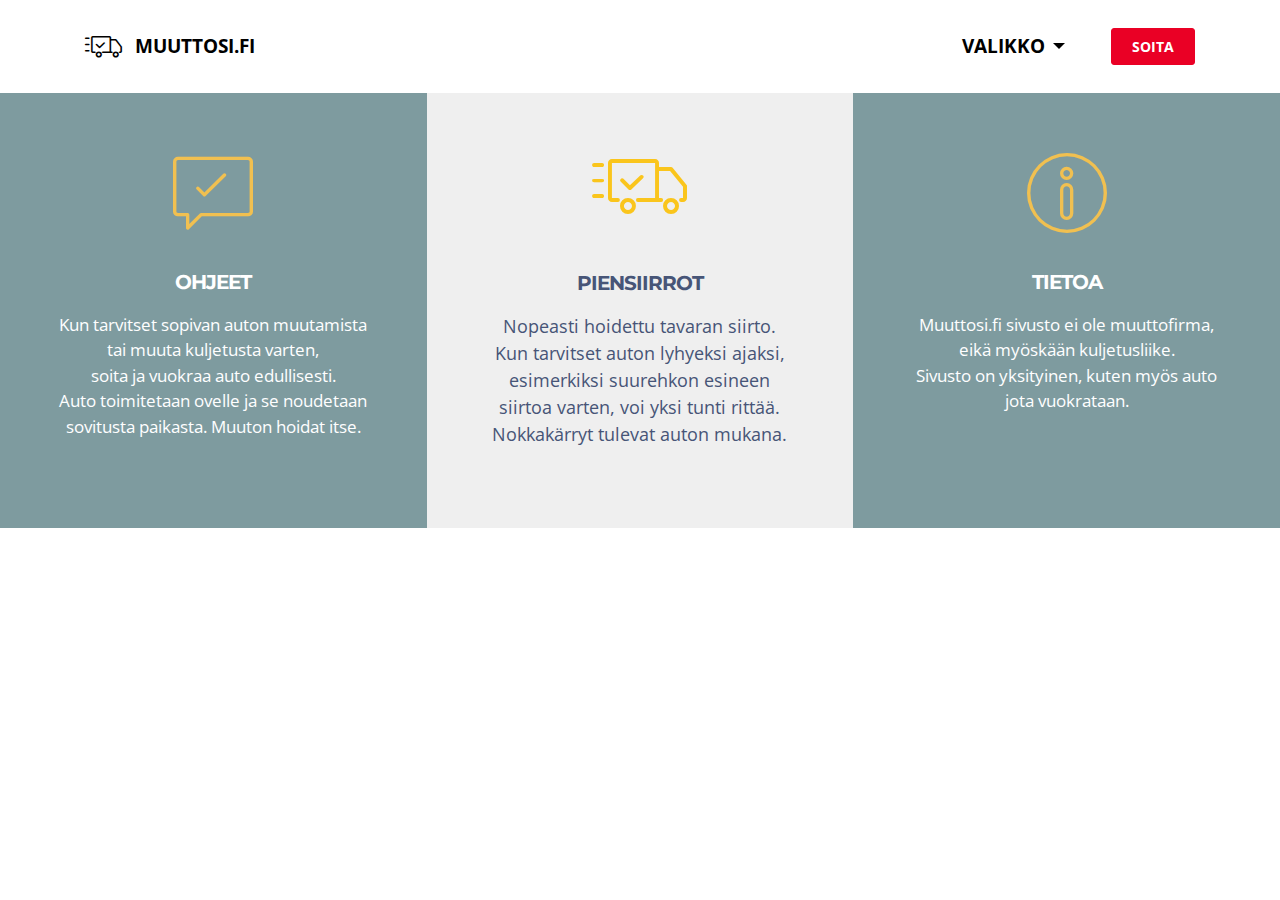
<file: page3.html>
<!DOCTYPE html>
<html >
<head>
  <!-- Site made with Mobirise Website Builder v4.6.7, https://mobirise.com -->
  <meta charset="UTF-8">
  <meta http-equiv="X-UA-Compatible" content="IE=edge">
  <meta name="generator" content="Mobirise v4.6.7, mobirise.com">
  <meta name="viewport" content="width=device-width, initial-scale=1, minimum-scale=1">
  <link rel="shortcut icon" href="assets/images/screen-shot-2017-03-13-at-11.13.16-110x67-109x67.png" type="image/x-icon">
  <meta name="description" content="Web Site Builder Description">
  <title>Info</title>
  <link rel="stylesheet" href="assets/et-line-font-plugin/style.css">
  <link rel="stylesheet" href="https://fonts.googleapis.com/css?family=Montserrat:400,700">
  <link rel="stylesheet" href="https://fonts.googleapis.com/css?family=Raleway:100,100i,200,200i,300,300i,400,400i,500,500i,600,600i,700,700i,800,800i,900,900i">
  <link rel="stylesheet" href="assets/web/assets/mobirise-icons/mobirise-icons.css">
  <link rel="stylesheet" href="https://fonts.googleapis.com/css?family=Lora:400,700,400italic,700italic&subset=latin">
  <link rel="stylesheet" href="assets/tether/tether.min.css">
  <link rel="stylesheet" href="assets/bootstrap/css/bootstrap.min.css">
  <link rel="stylesheet" href="assets/dropdown/css/style.css">
  <link rel="stylesheet" href="assets/animate.css/animate.min.css">
  <link rel="stylesheet" href="assets/theme/css/style.css">
  <link rel="stylesheet" href="assets/mobirise/css/mbr-additional.css" type="text/css">
  
  
  
</head>
<body>
  <section id="ext_menu-e" data-rv-view="15">

    <nav class="navbar navbar-dropdown navbar-fixed-top">
        <div class="container">

            <div class="mbr-table">
                <div class="mbr-table-cell">

                    <div class="navbar-brand">
                        <a href="index.html" class="mbri-delivery mbr-iconfont mbr-iconfont-menu navbar-logo" style="color: rgb(0, 0, 0);"></a>
                        <a class="navbar-caption text-black" href="index.html">MUUTTOSI.FI</a>
                    </div>

                </div>
                <div class="mbr-table-cell">

                    <button class="navbar-toggler pull-xs-right hidden-md-up" type="button" data-toggle="collapse" data-target="#exCollapsingNavbar">
                        <div class="hamburger-icon"></div>
                    </button>

                    <ul class="nav-dropdown collapse pull-xs-right nav navbar-nav navbar-toggleable-sm" id="exCollapsingNavbar"><li class="nav-item dropdown"><a class="nav-link link dropdown-toggle" href="page4.html" data-toggle="dropdown-submenu" aria-expanded="false">VALIKKO</a><div class="dropdown-menu"><a class="dropdown-item" href="page1.html">Tarjous</a><a class="dropdown-item" href="page3.html">Info</a><a class="dropdown-item" href="page2.html">Auto</a><a class="dropdown-item" href="page4.html">Yhteystiedot</a><a class="dropdown-item" href="page5.html" aria-expanded="false">eXpress</a></div></li><li class="nav-item nav-btn"><a class="nav-link btn btn-success" href="tel:0409605900">SOITA</a></li></ul>
                    <button hidden="" class="navbar-toggler navbar-close" type="button" data-toggle="collapse" data-target="#exCollapsingNavbar">
                        <div class="close-icon"></div>
                    </button>

                </div>
            </div>

        </div>
    </nav>

</section>

<section class="engine"><a href="https://mobirise.ws/m">drag and drop web maker</a></section><section class="mbr-cards mbr-section mbr-section-nopadding mbr-after-navbar" id="features2-q" data-rv-view="17" style="background-color: rgb(239, 239, 239);">

        

    <div class="mbr-cards-row row striped">

        <div class="mbr-cards-col col-xs-12 col-lg-4" style="padding-top: 120px; padding-bottom: 80px;">
            <div class="container">
                <div class="card cart-block">
                    <div class="card-img"><span class="mbri-cust-feedback mbr-iconfont mbr-iconfont-features2" style="font-size: 80px;"></span></div>
                    <div class="card-block">
                        <h4 class="card-title">OHJEET</h4>
                        
                        <p class="card-text">Kun tarvitset sopivan auton muutamista <br>tai muuta kuljetusta varten, <br>soita ja vuokraa auto edullisesti.<br>Auto toimitetaan ovelle ja se noudetaan sovitusta paikasta. Muuton hoidat itse.<br></p>
                        
                    </div>
                </div>
            </div>
        </div>
        <div class="mbr-cards-col col-xs-12 col-lg-4" style="padding-top: 120px; padding-bottom: 80px;">
            <div class="container">
                <div class="card cart-block">
                    <div class="card-img"><span class="mbri-delivery mbr-iconfont mbr-iconfont-features2" style="font-size: 95px; color: rgb(250, 197, 28);"></span></div>
                    <div class="card-block">
                        <h4 class="card-title">PIENSIIRROT</h4>
                        
                        <p class="card-text">Nopeasti hoidettu tavaran siirto.<br>Kun tarvitset auton lyhyeksi ajaksi,<br>esimerkiksi suurehkon esineen siirtoa varten, voi yksi tunti rittää.<br>Nokkakärryt tulevat auton mukana.<br></p>
                        
                    </div>
                </div>
            </div>
        </div>
        <div class="mbr-cards-col col-xs-12 col-lg-4" style="padding-top: 120px; padding-bottom: 80px;">
            <div class="container">
                <div class="card cart-block">
                    <div class="card-img"><a href="page5.html" class="mbri-info mbr-iconfont mbr-iconfont-features2" style="font-size: 80px;"></a></div>
                    <div class="card-block">
                        <h4 class="card-title">TIETOA</h4>
                        
                        <p class="card-text">Muuttosi.fi sivusto ei ole muuttofirma, <br>eikä myöskään kuljetusliike. <br>Sivusto on yksityinen, kuten myös auto jota vuokrataan.<br></p>
                        
                    </div>
                </div>
            </div>
        </div>
        
        
        
    </div>
</section>


  <script src="assets/web/assets/jquery/jquery.min.js"></script>
  <script src="assets/tether/tether.min.js"></script>
  <script src="assets/bootstrap/js/bootstrap.min.js"></script>
  <script src="assets/dropdown/js/script.min.js"></script>
  <script src="assets/touch-swipe/jquery.touch-swipe.min.js"></script>
  <script src="assets/viewport-checker/jquery.viewportchecker.js"></script>
  <script src="assets/smooth-scroll/smooth-scroll.js"></script>
  <script src="assets/theme/js/script.js"></script>
  
  
  <input name="animation" type="hidden">
   <div id="scrollToTop" class="scrollToTop mbr-arrow-up"><a style="text-align: center;"><i class="mbr-arrow-up-icon"></i></a></div>
  </body>
</html>
</file>
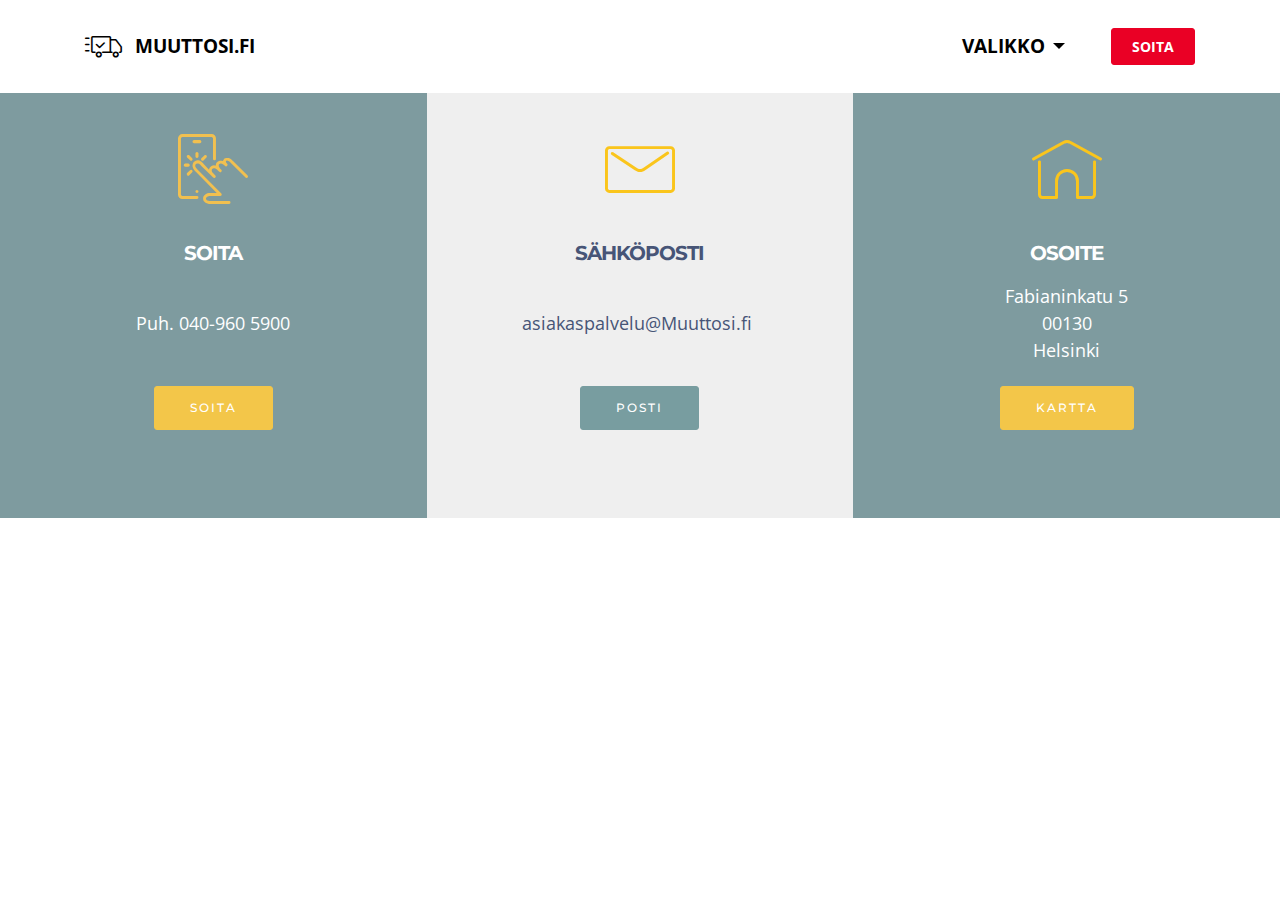
<file: page4.html>
<!DOCTYPE html>
<html >
<head>
  <!-- Site made with Mobirise Website Builder v4.6.7, https://mobirise.com -->
  <meta charset="UTF-8">
  <meta http-equiv="X-UA-Compatible" content="IE=edge">
  <meta name="generator" content="Mobirise v4.6.7, mobirise.com">
  <meta name="viewport" content="width=device-width, initial-scale=1, minimum-scale=1">
  <link rel="shortcut icon" href="assets/images/screen-shot-2017-03-13-at-11.13.16-110x67-109x67.png" type="image/x-icon">
  <meta name="description" content="Web Page Maker Description">
  <title>Yhteystiedot</title>
  <link rel="stylesheet" href="assets/et-line-font-plugin/style.css">
  <link rel="stylesheet" href="https://fonts.googleapis.com/css?family=Montserrat:400,700">
  <link rel="stylesheet" href="https://fonts.googleapis.com/css?family=Raleway:100,100i,200,200i,300,300i,400,400i,500,500i,600,600i,700,700i,800,800i,900,900i">
  <link rel="stylesheet" href="assets/web/assets/mobirise-icons/mobirise-icons.css">
  <link rel="stylesheet" href="https://fonts.googleapis.com/css?family=Lora:400,700,400italic,700italic&subset=latin">
  <link rel="stylesheet" href="assets/tether/tether.min.css">
  <link rel="stylesheet" href="assets/bootstrap/css/bootstrap.min.css">
  <link rel="stylesheet" href="assets/dropdown/css/style.css">
  <link rel="stylesheet" href="assets/animate.css/animate.min.css">
  <link rel="stylesheet" href="assets/theme/css/style.css">
  <link rel="stylesheet" href="assets/mobirise/css/mbr-additional.css" type="text/css">
  
  
  
</head>
<body>
  <section id="ext_menu-r" data-rv-view="20">

    <nav class="navbar navbar-dropdown navbar-fixed-top">
        <div class="container">

            <div class="mbr-table">
                <div class="mbr-table-cell">

                    <div class="navbar-brand">
                        <a href="index.html" class="mbri-delivery mbr-iconfont mbr-iconfont-menu navbar-logo" style="color: rgb(0, 0, 0);"></a>
                        <a class="navbar-caption text-black" href="index.html">MUUTTOSI.FI</a>
                    </div>

                </div>
                <div class="mbr-table-cell">

                    <button class="navbar-toggler pull-xs-right hidden-md-up" type="button" data-toggle="collapse" data-target="#exCollapsingNavbar">
                        <div class="hamburger-icon"></div>
                    </button>

                    <ul class="nav-dropdown collapse pull-xs-right nav navbar-nav navbar-toggleable-sm" id="exCollapsingNavbar"><li class="nav-item dropdown"><a class="nav-link link dropdown-toggle" href="page4.html" data-toggle="dropdown-submenu" aria-expanded="false">VALIKKO</a><div class="dropdown-menu"><a class="dropdown-item" href="page1.html">Tarjous</a><a class="dropdown-item" href="page3.html">Info</a><a class="dropdown-item" href="page2.html">Auto</a><a class="dropdown-item" href="page4.html">Yhteystiedot</a><a class="dropdown-item" href="page5.html" aria-expanded="false">eXpress</a></div></li><li class="nav-item nav-btn"><a class="nav-link btn btn-success" href="tel:0409605900">SOITA</a></li></ul>
                    <button hidden="" class="navbar-toggler navbar-close" type="button" data-toggle="collapse" data-target="#exCollapsingNavbar">
                        <div class="close-icon"></div>
                    </button>

                </div>
            </div>

        </div>
    </nav>

</section>

<section class="engine"><a href="https://mobirise.ws/c">best website maker</a></section><section class="mbr-cards mbr-section mbr-section-nopadding mbr-after-navbar" id="features2-y" data-rv-view="22" style="background-color: rgb(239, 239, 239);">

        

    <div class="mbr-cards-row row striped">

        <div class="mbr-cards-col col-xs-12 col-lg-4" style="padding-top: 120px; padding-bottom: 80px;">
            <div class="container">
                <div class="card cart-block">
                    <div class="card-img"><a href="tel:0409605900" class="mbri-touch mbr-iconfont mbr-iconfont-features2" style="font-size: 70px;"></a></div>
                    <div class="card-block">
                        <h4 class="card-title">SOITA</h4>
                        
                        <p class="card-text"><br><a href="tel:0409605900" class="text-white">Puh. 040-960 5900</a><br><br></p>
                        <div class="card-btn"><a href="tel:0409605900" class="btn btn-warning">SOITA</a></div>
                    </div>
                </div>
            </div>
        </div>
        <div class="mbr-cards-col col-xs-12 col-lg-4" style="padding-top: 120px; padding-bottom: 80px;">
            <div class="container">
                <div class="card cart-block">
                    <div class="card-img"><a href="mailto:asiakaspalvelu@muuttosi.fi" class="mbri-letter mbr-iconfont mbr-iconfont-features2" style="font-size: 70px; color: rgb(250, 197, 28);"></a></div>
                    <div class="card-block">
                        <h4 class="card-title">SÄHKÖPOSTI</h4>
                        
                        <p class="card-text"><br>asiakaspalvelu@Muuttosi.fi&nbsp;<br><br></p>
                        <div class="card-btn"><a href="mailto:asiakaspalvelu@muuttosi.fi" class="btn btn-primary">POSTI</a></div>
                    </div>
                </div>
            </div>
        </div>
        <div class="mbr-cards-col col-xs-12 col-lg-4" style="padding-top: 120px; padding-bottom: 80px;">
            <div class="container">
                <div class="card cart-block">
                    <div class="card-img"><span class="mbri-home mbr-iconfont mbr-iconfont-features2" style="font-size: 70px; color: rgb(250, 197, 28);"></span></div>
                    <div class="card-block">
                        <h4 class="card-title">OSOITE</h4>
                        
                        <p class="card-text">Fabianinkatu 5<br>00130<br>Helsinki</p>
                        <div class="card-btn"><a href="https://www.google.fi/maps/place/Fabianinkatu+5,+00130+Helsinki/@60.1638231,24.9495607,16z/data=!4m5!3m4!1s0x46920bc89138da2b:0xd139c53e5d3705e4!8m2!3d60.1639459!4d24.9500541" class="btn btn-warning" target="_blank">KARTTA</a></div>
                    </div>
                </div>
            </div>
        </div>
        
        
        
    </div>
</section>


  <script src="assets/web/assets/jquery/jquery.min.js"></script>
  <script src="assets/tether/tether.min.js"></script>
  <script src="assets/bootstrap/js/bootstrap.min.js"></script>
  <script src="assets/dropdown/js/script.min.js"></script>
  <script src="assets/touch-swipe/jquery.touch-swipe.min.js"></script>
  <script src="assets/viewport-checker/jquery.viewportchecker.js"></script>
  <script src="assets/smooth-scroll/smooth-scroll.js"></script>
  <script src="assets/theme/js/script.js"></script>
  
  
  <input name="animation" type="hidden">
   <div id="scrollToTop" class="scrollToTop mbr-arrow-up"><a style="text-align: center;"><i class="mbr-arrow-up-icon"></i></a></div>
  </body>
</html>
</file>
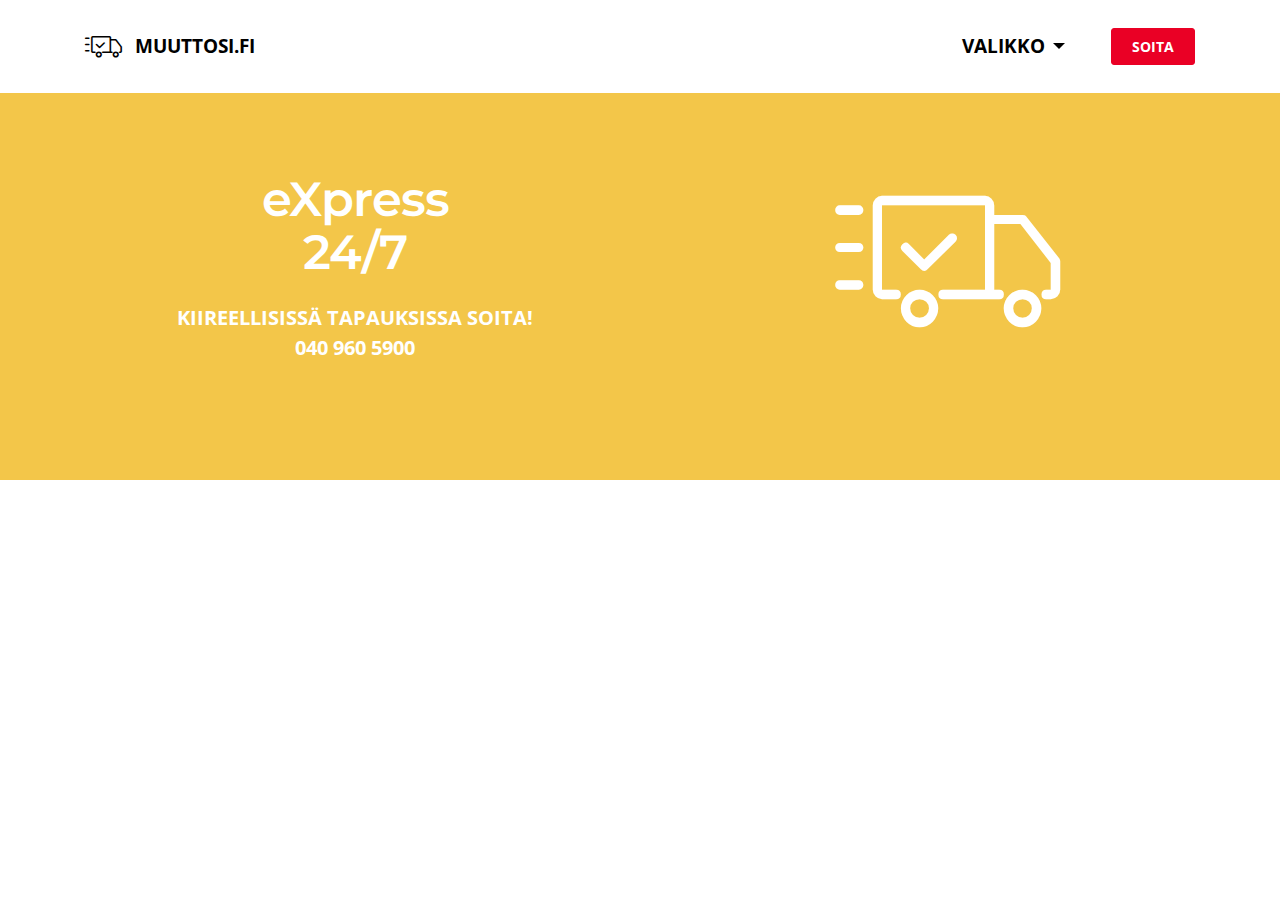
<file: page5.html>
<!DOCTYPE html>
<html >
<head>
  <!-- Site made with Mobirise Website Builder v4.6.7, https://mobirise.com -->
  <meta charset="UTF-8">
  <meta http-equiv="X-UA-Compatible" content="IE=edge">
  <meta name="generator" content="Mobirise v4.6.7, mobirise.com">
  <meta name="viewport" content="width=device-width, initial-scale=1, minimum-scale=1">
  <link rel="shortcut icon" href="assets/images/screen-shot-2017-03-13-at-11.13.16-110x67-109x67.png" type="image/x-icon">
  <meta name="description" content="Website Creator Description">
  <title>eXpress</title>
  <link rel="stylesheet" href="assets/web/assets/mobirise-icons/mobirise-icons.css">
  <link rel="stylesheet" href="https://fonts.googleapis.com/css?family=Montserrat:400,700">
  <link rel="stylesheet" href="https://fonts.googleapis.com/css?family=Raleway:100,100i,200,200i,300,300i,400,400i,500,500i,600,600i,700,700i,800,800i,900,900i">
  <link rel="stylesheet" href="https://fonts.googleapis.com/css?family=Lora:400,700,400italic,700italic&subset=latin">
  <link rel="stylesheet" href="assets/tether/tether.min.css">
  <link rel="stylesheet" href="assets/bootstrap/css/bootstrap.min.css">
  <link rel="stylesheet" href="assets/dropdown/css/style.css">
  <link rel="stylesheet" href="assets/animate.css/animate.min.css">
  <link rel="stylesheet" href="assets/theme/css/style.css">
  <link rel="stylesheet" href="assets/mobirise/css/mbr-additional.css" type="text/css">
  
  
  
</head>
<body>
  <section id="ext_menu-13" data-rv-view="65">

    <nav class="navbar navbar-dropdown navbar-fixed-top">
        <div class="container">

            <div class="mbr-table">
                <div class="mbr-table-cell">

                    <div class="navbar-brand">
                        <a href="index.html" class="mbri-delivery mbr-iconfont mbr-iconfont-menu navbar-logo" style="color: rgb(0, 0, 0);"></a>
                        <a class="navbar-caption text-black" href="index.html">MUUTTOSI.FI</a>
                    </div>

                </div>
                <div class="mbr-table-cell">

                    <button class="navbar-toggler pull-xs-right hidden-md-up" type="button" data-toggle="collapse" data-target="#exCollapsingNavbar">
                        <div class="hamburger-icon"></div>
                    </button>

                    <ul class="nav-dropdown collapse pull-xs-right nav navbar-nav navbar-toggleable-sm" id="exCollapsingNavbar"><li class="nav-item dropdown"><a class="nav-link link dropdown-toggle" href="page4.html" data-toggle="dropdown-submenu" aria-expanded="false">VALIKKO</a><div class="dropdown-menu"><a class="dropdown-item" href="page1.html">Tarjous</a><a class="dropdown-item" href="page3.html">Info</a><a class="dropdown-item" href="page2.html">Auto</a><a class="dropdown-item" href="page4.html">Yhteystiedot</a><a class="dropdown-item" href="page5.html" aria-expanded="false">eXpress</a></div></li><li class="nav-item nav-btn"><a class="nav-link btn btn-success" href="tel:0409605900">SOITA</a></li></ul>
                    <button hidden="" class="navbar-toggler navbar-close" type="button" data-toggle="collapse" data-target="#exCollapsingNavbar">
                        <div class="close-icon"></div>
                    </button>

                </div>
            </div>

        </div>
    </nav>

</section>

<section class="engine"><a href="https://mobirise.ws/q">website builder download</a></section><section class="mbr-section mbr-after-navbar" id="msg-box6-1d" data-rv-view="70" style="background-color: rgb(243, 198, 73); padding-top: 120px; padding-bottom: 80px;">

    
    <div class="container">
        <div class="row">
            <div class="mbr-table-md-up">

              

              <div class="mbr-table-cell col-md-5 text-xs-center text-md-right content-size">
                  <h3 class="mbr-section-title display-2"><br>eXpress <br>24/7</h3>
                  <div class="lead">

                    <p><strong>KIIREELLISISSÄ TAPAUKSISSA SOITA!<br>040 960 5900</strong></p>

                  </div>

                  
              </div>


              


              <div class="mbr-table-cell mbr-left-padding-md-up mbr-valign-top col-md-7 image-size" style="width: 50%;">
                  <div class="mbr-figure"><span class="mbri-delivery mbr-iconfont mbr-iconfont-msg-box5" style="font-size: 225px; color: rgb(255, 255, 255);"></span></div>
              </div>

            </div>
        </div>
    </div>

</section>


  <script src="assets/web/assets/jquery/jquery.min.js"></script>
  <script src="assets/tether/tether.min.js"></script>
  <script src="assets/bootstrap/js/bootstrap.min.js"></script>
  <script src="assets/smooth-scroll/smooth-scroll.js"></script>
  <script src="assets/dropdown/js/script.min.js"></script>
  <script src="assets/touch-swipe/jquery.touch-swipe.min.js"></script>
  <script src="assets/viewport-checker/jquery.viewportchecker.js"></script>
  <script src="assets/theme/js/script.js"></script>
  
  
  <input name="animation" type="hidden">
   <div id="scrollToTop" class="scrollToTop mbr-arrow-up"><a style="text-align: center;"><i class="mbr-arrow-up-icon"></i></a></div>
  </body>
</html>
</file>
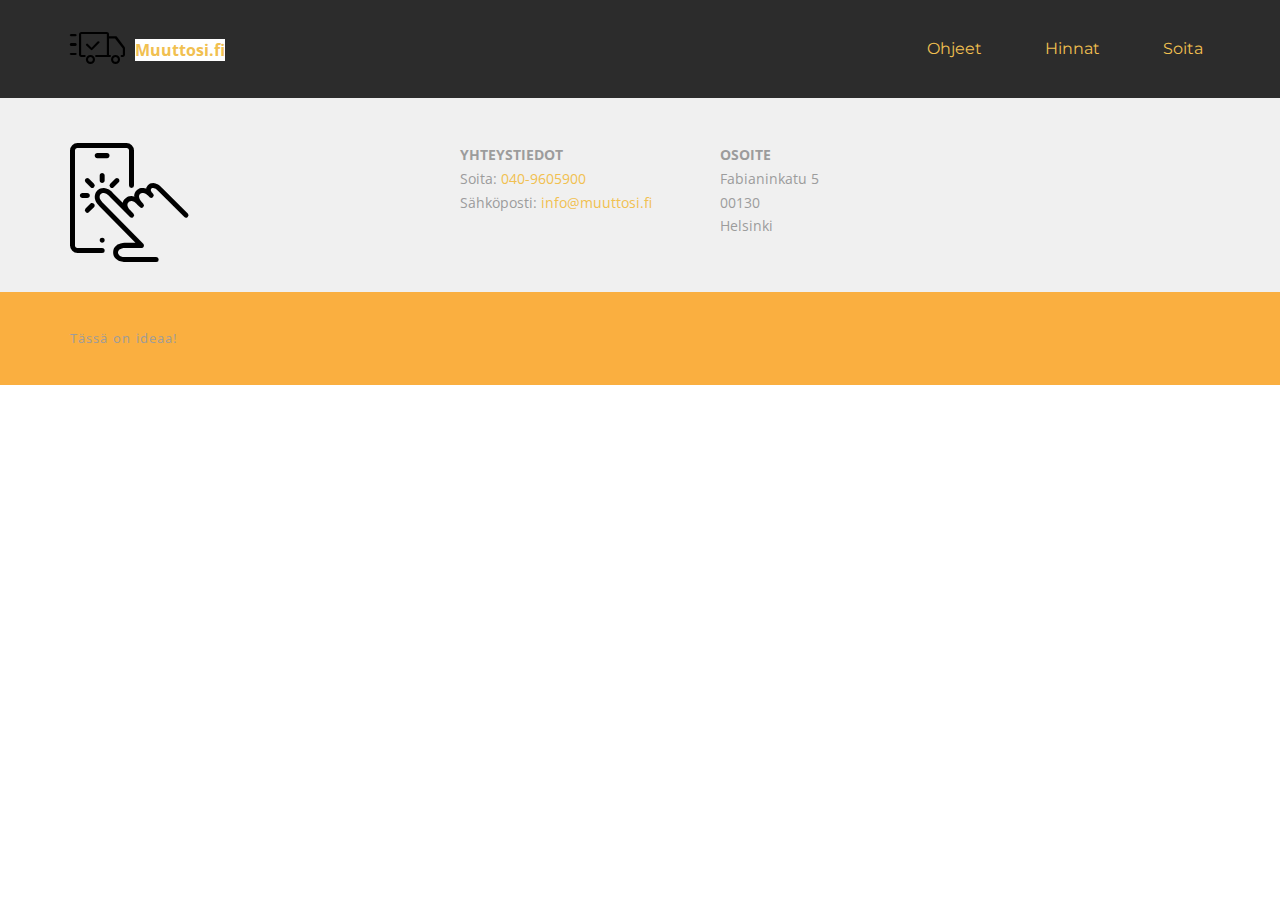
<file: Soita.html>
<!DOCTYPE html>
<html >
<head>
  <!-- Site made with Mobirise Website Builder v4.6.7, https://mobirise.com -->
  <meta charset="UTF-8">
  <meta http-equiv="X-UA-Compatible" content="IE=edge">
  <meta name="generator" content="Mobirise v4.6.7, mobirise.com">
  <meta name="viewport" content="width=device-width, initial-scale=1, minimum-scale=1">
  <link rel="shortcut icon" href="assets/images/screen-shot-2017-03-13-at-11.13.16-128x78.png" type="image/x-icon">
  <meta name="description" content="">
  <title>Soita</title>
  <link rel="stylesheet" href="https://fonts.googleapis.com/css?family=Roboto:700,400&subset=cyrillic,latin,greek,vietnamese">
  <link rel="stylesheet" href="assets/web/assets/mobirise-icons/mobirise-icons.css">
  <link rel="stylesheet" href="assets/bootstrap/css/bootstrap.min.css">
  <link rel="stylesheet" href="assets/mobirise/css/style.css">
  <link rel="stylesheet" href="assets/mobirise/css/mbr-additional.css" type="text/css">
  
  
  
</head>
<body>
  <section class="mbr-navbar mbr-navbar--freeze mbr-navbar--absolute mbr-navbar--auto-collapse" id="menu-e" data-rv-view="15">
    <div class="mbr-navbar__section mbr-section">
        <div class="mbr-section__container container">
            <div class="mbr-navbar__container">
                <div class="mbr-navbar__column mbr-navbar__column--s mbr-navbar__brand">
                    <span class="mbr-navbar__brand-link mbr-brand mbr-brand--inline">
                        <span class="mbr-brand__logo"><a href="index.html" class="mbri-delivery mbr-iconfont mbr-iconfont-menu" style="font-size: 55px; color: rgb(0, 0, 0);"></a></span>
                        <span class="mbr-brand__name"><a class="mbr-brand__name text-black" href="index.html"></a><a class="mbr-brand__name text-black" href="index.html" style="background-color: rgb(255, 255, 255); display: inline !important;">Muuttosi.fi</a><br></span>
                    </span>
                </div>
                <div class="mbr-navbar__hamburger mbr-hamburger"><span class="mbr-hamburger__line"></span></div>
                <div class="mbr-navbar__column mbr-navbar__menu">
                    <nav class="mbr-navbar__menu-box mbr-navbar__menu-box--inline-right">
                        <div class="mbr-navbar__column">
                            <ul class="mbr-navbar__items mbr-navbar__items--right float-left mbr-buttons mbr-buttons--freeze mbr-buttons--right btn-decorator mbr-buttons--active mbr-buttons--only-links"> <li class="mbr-navbar__item"><a class="mbr-buttons__link btn text-black" href="Muuttoauto.html">Ohjeet</a></li>  <li class="mbr-navbar__item"><a class="mbr-buttons__link btn text-black" href="Hinnat.html">Hinnat</a></li> <li class="mbr-navbar__item"><a class="mbr-buttons__link btn text-black" href="Soita.html">Soita</a></li></ul>                            
                            
                        </div>
                    </nav>
                </div>
            </div>
        </div>
    </div>
</section>

<section class="engine"><a href="https://mobirise.ws/g">create your own website</a></section><section class="mbr-section mbr-section--relative mbr-section--fixed-size mbr-after-navbar" id="contacts1-p" data-rv-view="17" style="background-color: rgb(240, 240, 240);">
    
    <div class="mbr-section__container container">
        <div class="mbr-contacts mbr-contacts--wysiwyg row" style="padding-top: 45px; padding-bottom: 30px;">
            <div class="col-sm-4">
                <div><a href="tel:0409605900" class="mbri-touch mbr-iconfont mbr-iconfont-contacts1" style="color: rgb(0, 0, 0);"></a></div>
            </div>
            <div class="col-sm-8">
                <div class="row">
                    <div class="col-sm-4">
                        <p class="mbr-contacts__text"><strong>YHTEYSTIEDOT</strong><br>Soita: <a href="tel:0409605900">040-9605900</a><br>Sähköposti: <a href="mailto:heikki.haaranen@gmail.com">info@muuttosi.fi</a><br></p>
                    </div>
                    <div class="col-sm-4">
                        <p class="mbr-contacts__text"><strong>OSOITE</strong><br>Fabianinkatu 5 <br>00130 <br>Helsinki<br></p>
                    </div>
                    <div class="col-sm-4"></div>
                </div>
            </div>
        </div>
    </div>
</section>

<footer class="mbr-section mbr-section--relative mbr-section--fixed-size" id="footer1-16" data-rv-view="19" style="background-color: rgb(250, 175, 64);">
    
    <div class="mbr-section__container container">
        <div class="mbr-footer mbr-footer--wysiwyg row" style="padding-top: 36.9px; padding-bottom: 36.9px;">
            <div class="col-sm-12">
                <p class="mbr-footer__copyright">Tässä on ideaa!</p>
            </div>
        </div>
    </div>
</footer>


  <script src="assets/web/assets/jquery/jquery.min.js"></script>
  <script src="assets/bootstrap/js/bootstrap.min.js"></script>
  <script src="assets/smooth-scroll/smooth-scroll.js"></script>
  <script src="assets/mobirise/js/script.js"></script>
  
  
</body>
</html>
</file>
<file: assets/web/assets/mobirise-icons/mobirise-icons.css>
@font-face {
  font-family: 'MobiriseIcons';
  src:  url('mobirise-icons.eot?spat4u');
  src:  url('mobirise-icons.eot?spat4u#iefix') format('embedded-opentype'),
    url('mobirise-icons.ttf?spat4u') format('truetype'),
    url('mobirise-icons.woff?spat4u') format('woff'),
    url('mobirise-icons.svg?spat4u#MobiriseIcons') format('svg');
  font-weight: normal;
  font-style: normal;
}

[class^="mbri-"], [class*=" mbri-"] {
  /* use !important to prevent issues with browser extensions that change fonts */
  font-family: MobiriseIcons !important;
  speak: none;
  font-style: normal;
  font-weight: normal;
  font-variant: normal;
  text-transform: none;
  line-height: 1;

  /* Better Font Rendering =========== */
  -webkit-font-smoothing: antialiased;
  -moz-osx-font-smoothing: grayscale;
}

.mbri-add-submenu:before {
  content: "\e900";
}
.mbri-alert:before {
  content: "\e901";
}
.mbri-align-center:before {
  content: "\e902";
}
.mbri-align-justify:before {
  content: "\e903";
}
.mbri-align-left:before {
  content: "\e904";
}
.mbri-align-right:before {
  content: "\e905";
}
.mbri-android:before {
  content: "\e906";
}
.mbri-apple:before {
  content: "\e907";
}
.mbri-arrow-down:before {
  content: "\e908";
}
.mbri-arrow-next:before {
  content: "\e909";
}
.mbri-arrow-prev:before {
  content: "\e90a";
}
.mbri-arrow-up:before {
  content: "\e90b";
}
.mbri-bold:before {
  content: "\e90c";
}
.mbri-bookmark:before {
  content: "\e90d";
}
.mbri-bootstrap:before {
  content: "\e90e";
}
.mbri-briefcase:before {
  content: "\e90f";
}
.mbri-browse:before {
  content: "\e910";
}
.mbri-bulleted-list:before {
  content: "\e911";
}
.mbri-calendar:before {
  content: "\e912";
}
.mbri-camera:before {
  content: "\e913";
}
.mbri-cart-add:before {
  content: "\e914";
}
.mbri-cart-full:before {
  content: "\e915";
}
.mbri-cash:before {
  content: "\e916";
}
.mbri-change-style:before {
  content: "\e917";
}
.mbri-chat:before {
  content: "\e918";
}
.mbri-clock:before {
  content: "\e919";
}
.mbri-close:before {
  content: "\e91a";
}
.mbri-cloud:before {
  content: "\e91b";
}
.mbri-code:before {
  content: "\e91c";
}
.mbri-contact-form:before {
  content: "\e91d";
}
.mbri-credit-card:before {
  content: "\e91e";
}
.mbri-cursor-click:before {
  content: "\e91f";
}
.mbri-cust-feedback:before {
  content: "\e920";
}
.mbri-database:before {
  content: "\e921";
}
.mbri-delivery:before {
  content: "\e922";
}
.mbri-desktop:before {
  content: "\e923";
}
.mbri-devices:before {
  content: "\e924";
}
.mbri-down:before {
  content: "\e925";
}
.mbri-download:before {
  content: "\e989";
}
.mbri-drag-n-drop:before {
  content: "\e927";
}
.mbri-drag-n-drop2:before {
  content: "\e928";
}
.mbri-edit:before {
  content: "\e929";
}
.mbri-edit2:before {
  content: "\e92a";
}
.mbri-error:before {
  content: "\e92b";
}
.mbri-extension:before {
  content: "\e92c";
}
.mbri-features:before {
  content: "\e92d";
}
.mbri-file:before {
  content: "\e92e";
}
.mbri-flag:before {
  content: "\e92f";
}
.mbri-folder:before {
  content: "\e930";
}
.mbri-gift:before {
  content: "\e931";
}
.mbri-github:before {
  content: "\e932";
}
.mbri-globe:before {
  content: "\e933";
}
.mbri-globe-2:before {
  content: "\e934";
}
.mbri-growing-chart:before {
  content: "\e935";
}
.mbri-hearth:before {
  content: "\e936";
}
.mbri-help:before {
  content: "\e937";
}
.mbri-home:before {
  content: "\e938";
}
.mbri-hot-cup:before {
  content: "\e939";
}
.mbri-idea:before {
  content: "\e93a";
}
.mbri-image-gallery:before {
  content: "\e93b";
}
.mbri-image-slider:before {
  content: "\e93c";
}
.mbri-info:before {
  content: "\e93d";
}
.mbri-italic:before {
  content: "\e93e";
}
.mbri-key:before {
  content: "\e93f";
}
.mbri-laptop:before {
  content: "\e940";
}
.mbri-layers:before {
  content: "\e941";
}
.mbri-left-right:before {
  content: "\e942";
}
.mbri-left:before {
  content: "\e943";
}
.mbri-letter:before {
  content: "\e944";
}
.mbri-like:before {
  content: "\e945";
}
.mbri-link:before {
  content: "\e946";
}
.mbri-lock:before {
  content: "\e947";
}
.mbri-login:before {
  content: "\e948";
}
.mbri-logout:before {
  content: "\e949";
}
.mbri-magic-stick:before {
  content: "\e94a";
}
.mbri-map-pin:before {
  content: "\e94b";
}
.mbri-menu:before {
  content: "\e94c";
}
.mbri-mobile:before {
  content: "\e94d";
}
.mbri-mobile2:before {
  content: "\e94e";
}
.mbri-mobirise:before {
  content: "\e94f";
}
.mbri-more-horizontal:before {
  content: "\e950";
}
.mbri-more-vertical:before {
  content: "\e951";
}
.mbri-music:before {
  content: "\e952";
}
.mbri-new-file:before {
  content: "\e953";
}
.mbri-numbered-list:before {
  content: "\e954";
}
.mbri-opened-folder:before {
  content: "\e955";
}
.mbri-pages:before {
  content: "\e956";
}
.mbri-paper-plane:before {
  content: "\e957";
}
.mbri-paperclip:before {
  content: "\e958";
}
.mbri-photo:before {
  content: "\e959";
}
.mbri-photos:before {
  content: "\e95a";
}
.mbri-pin:before {
  content: "\e95b";
}
.mbri-play:before {
  content: "\e95c";
}
.mbri-plus:before {
  content: "\e95d";
}
.mbri-preview:before {
  content: "\e95e";
}
.mbri-print:before {
  content: "\e95f";
}
.mbri-protect:before {
  content: "\e960";
}
.mbri-question:before {
  content: "\e961";
}
.mbri-quote-left:before {
  content: "\e962";
}
.mbri-quote-right:before {
  content: "\e963";
}
.mbri-refresh:before {
  content: "\e964";
}
.mbri-responsive:before {
  content: "\e965";
}
.mbri-right:before {
  content: "\e966";
}
.mbri-rocket:before {
  content: "\e967";
}
.mbri-sad-face:before {
  content: "\e968";
}
.mbri-sale:before {
  content: "\e969";
}
.mbri-save:before {
  content: "\e96a";
}
.mbri-search:before {
  content: "\e96b";
}
.mbri-setting:before {
  content: "\e96c";
}
.mbri-setting2:before {
  content: "\e96d";
}
.mbri-setting3:before {
  content: "\e96e";
}
.mbri-share:before {
  content: "\e96f";
}
.mbri-shopping-bag:before {
  content: "\e970";
}
.mbri-shopping-basket:before {
  content: "\e971";
}
.mbri-shopping-cart:before {
  content: "\e972";
}
.mbri-sites:before {
  content: "\e973";
}
.mbri-smile-face:before {
  content: "\e974";
}
.mbri-speed:before {
  content: "\e975";
}
.mbri-star:before {
  content: "\e976";
}
.mbri-success:before {
  content: "\e977";
}
.mbri-sun:before {
  content: "\e978";
}
.mbri-sun2:before {
  content: "\e979";
}
.mbri-tablet:before {
  content: "\e97a";
}
.mbri-tablet-vertical:before {
  content: "\e97b";
}
.mbri-target:before {
  content: "\e97c";
}
.mbri-timer:before {
  content: "\e97d";
}
.mbri-to-ftp:before {
  content: "\e97e";
}
.mbri-to-local-drive:before {
  content: "\e97f";
}
.mbri-touch-swipe:before {
  content: "\e980";
}
.mbri-touch:before {
  content: "\e981";
}
.mbri-trash:before {
  content: "\e982";
}
.mbri-underline:before {
  content: "\e983";
}
.mbri-unlink:before {
  content: "\e984";
}
.mbri-unlock:before {
  content: "\e985";
}
.mbri-up-down:before {
  content: "\e986";
}
.mbri-up:before {
  content: "\e987";
}
.mbri-update:before {
  content: "\e988";
}
.mbri-upload:before {
 content: "\e926"; 
}
.mbri-user:before {
  content: "\e98a";
}
.mbri-user2:before {
  content: "\e98b";
}
.mbri-users:before {
  content: "\e98c";
}
.mbri-video:before {
  content: "\e98d";
}
.mbri-video-play:before {
  content: "\e98e";
}
.mbri-watch:before {
  content: "\e98f";
}
.mbri-website-theme:before {
  content: "\e990";
}
.mbri-wifi:before {
  content: "\e991";
}
.mbri-windows:before {
  content: "\e992";
}
.mbri-zoom-out:before {
  content: "\e993";
}
.mbri-redo:before {
  content: "\e994";
}
.mbri-undo:before {
  content: "\e995";
}
</file>
<file: assets/dropdown/css/style.css>
.navbar-dropdown {
  left: 0;
  padding: 0;
  position: absolute;
  right: 0;
  top: 0;
  transition: all 0.45s ease;
  z-index: 1030; }
  .navbar-dropdown .navbar-brand {
    float: none;
    font-size: 0;
    padding: 1.25rem 0;
    position: relative;
    transition: padding 0.25s ease;
    white-space: nowrap; }
    .navbar-dropdown .navbar-brand::before {
      content: "";
      display: inline-block;
      height: 100%;
      vertical-align: middle; }
  .navbar-dropdown .navbar-logo,
  .navbar-dropdown .navbar-caption {
    display: inline-block;
    vertical-align: middle; }
  .navbar-dropdown .navbar-logo {
    margin-right: 0.8rem;
    transition: margin 0.3s ease-in-out; }
    .navbar-dropdown .navbar-logo img {
      height: 3.125rem;
      transition: all 0.3s ease-in-out; }
  .navbar-dropdown .mbr-table-cell {
    height: 5.625rem; }
  .navbar-dropdown .navbar-caption {
    font-family: "Montserrat";
    font-size: 1rem;
    font-weight: 700;
    white-space: normal; }
    .navbar-dropdown .navbar-caption, .navbar-dropdown .navbar-caption:hover {
      color: inherit;
      text-decoration: none; }
  .navbar-dropdown.navbar-fixed-top {
    position: fixed; }
  .navbar-dropdown.bg-color.transparent {
    background: none !important; }
  .navbar-dropdown.navbar-short .navbar-brand {
    padding: 0.625rem 0; }
  .navbar-dropdown.navbar-short .navbar-logo {
    margin-right: 0.5rem; }
    .navbar-dropdown.navbar-short .navbar-logo img {
      height: 2.375rem; }
  .navbar-dropdown.navbar-short .mbr-table-cell {
    height: 3.625rem; }
  .navbar-dropdown .navbar-close {
    left: 0.6875rem;
    position: fixed;
    top: 0.75rem;
    z-index: 1000; }
  .navbar-dropdown.opened {
    background: none !important; }
    .navbar-dropdown.opened .navbar-brand,
    .navbar-dropdown.opened .navbar-toggler {
      display: none; }
  .navbar-dropdown .hamburger-icon {
    content: "";
    width: 16px;
    -webkit-box-shadow: 0 -6px 0 1px,0 0 0 1px,0 6px 0 1px;
    -moz-box-shadow: 0 -6px 0 1px,0 0 0 1px,0 6px 0 1px;
    box-shadow: 0 -6px 0 1px,0 0 0 1px,0 6px 0 1px; }
  .navbar-dropdown .close-icon {
    position: relative;
    width: 21px;
    height: 21px;
    overflow: hidden; }
    .navbar-dropdown .close-icon::before, .navbar-dropdown .close-icon::after {
      content: '';
      position: absolute;
      height: 2px;
      width: 100%;
      top: 50%;
      left: 0;
      margin-top: -1px; }
    .navbar-dropdown .close-icon::before {
      transform: rotate(45deg);
      -ms-transform: rotate(45deg);
      -webkit-transform: rotate(45deg); }
    .navbar-dropdown .close-icon::after {
      transform: rotate(-45deg);
      -ms-transform: rotate(-45deg);
      -webkit-transform: rotate(-45deg); }

.dropdown-menu .dropdown-toggle[data-toggle="dropdown-submenu"]::after {
  border-bottom: 0.35em solid transparent;
  border-left: 0.35em solid;
  border-right: 0;
  border-top: 0.35em solid transparent;
  margin-left: 0.3rem; }

.dropdown-menu .dropdown-item:focus {
  outline: 0; }

.nav-dropdown {
  display: table !important;
  font-family: "Montserrat";
  font-size: 0.75rem;
  font-weight: 700;
  height: auto !important; }
  .nav-dropdown .nav-item {
    display: table-cell;
    float: none;
    vertical-align: middle; }
  .nav-dropdown .nav-btn {
    padding-left: 1rem; }
  .nav-dropdown .link {
    margin: 1.667em;
    padding: 0;
    transition: color .2s ease-in-out; }
    .nav-dropdown .link.dropdown-toggle {
      margin-right: 2.583em; }
      .nav-dropdown .link.dropdown-toggle::after {
        margin-left: .25rem;
        border-top: 0.35em solid;
        border-right: 0.35em solid transparent;
        border-left: 0.35em solid transparent;
        border-bottom: 0; }
      .nav-dropdown .link.dropdown-toggle::after {
        display: block;
        margin-top: -0.1667em;
        position: absolute;
        right: 1.3333em;
        top: 50%; }
      .nav-dropdown .link.dropdown-toggle[aria-expanded="true"] {
        margin: 0;
        padding: 1.667em 2.583em 1.667em 1.667em; }
  .nav-dropdown .link::after,
  .nav-dropdown .dropdown-item::after {
    color: inherit; }
  .nav-dropdown .btn {
    font-size: 0.75rem;
    font-weight: 700;
    letter-spacing: 0;
    margin-bottom: 0;
    padding-left: 1.25rem;
    padding-right: 1.25rem; }
  .nav-dropdown .dropdown-menu {
    border-radius: 0;
    border: 0;
    left: 0;
    margin: 0;
    padding-bottom: 1.25rem;
    padding-top: 1.25rem; }
  .nav-dropdown .dropdown-submenu {
    left: 100%;
    margin-left: 0.125rem;
    margin-top: -1.25rem;
    top: 0; }
  .nav-dropdown .dropdown-item {
    font-size: 0.8125rem;
    font-weight: 500;
    line-height: 2;
    padding: 0.3846em 4.615em 0.3846em 1.5385em;
    position: relative;
    transition: color .2s ease-in-out, background-color .2s ease-in-out; }
    .nav-dropdown .dropdown-item::after {
      margin-top: -0.3077em;
      position: absolute;
      right: 1.1538em;
      top: 50%; }
    .nav-dropdown .dropdown-item:focus, .nav-dropdown .dropdown-item:hover {
      background: none; }

@media (max-width: 767px) {
  .nav-dropdown.navbar-toggleable-sm {
    bottom: 0;
    display: none;
    left: 0;
    overflow-x: hidden;
    position: fixed;
    top: 0;
    transform: translateX(-100%);
    -ms-transform: translateX(-100%);
    -webkit-transform: translateX(-100%);
    width: 18.75rem;
    z-index: 999; } }
.nav-dropdown.navbar-toggleable-xl {
  bottom: 0;
  display: none;
  left: 0;
  overflow-x: hidden;
  position: fixed;
  top: 0;
  transform: translateX(-100%);
  -ms-transform: translateX(-100%);
  -webkit-transform: translateX(-100%);
  width: 18.75rem;
  z-index: 999; }

.nav-dropdown-sm {
  display: block !important;
  overflow-x: hidden;
  overflow: auto;
  padding-top: 3.875rem; }
  .nav-dropdown-sm::after {
    content: "";
    display: block;
    height: 3rem;
    width: 100%; }
  .nav-dropdown-sm.collapse.in ~ .navbar-close {
    display: block !important; }
  .nav-dropdown-sm.collapsing, .nav-dropdown-sm.collapse.in {
    transform: translateX(0);
    -ms-transform: translateX(0);
    -webkit-transform: translateX(0);
    transition: all 0.25s ease-out;
    -webkit-transition: all 0.25s ease-out; }
  .nav-dropdown-sm.collapsing[aria-expanded="false"] {
    transform: translateX(-100%);
    -ms-transform: translateX(-100%);
    -webkit-transform: translateX(-100%); }
  .nav-dropdown-sm .nav-item {
    display: block;
    margin-left: 0 !important;
    padding-left: 0; }
  .nav-dropdown-sm .link,
  .nav-dropdown-sm .dropdown-item {
    border-top: 1px dotted rgba(255, 255, 255, 0.1);
    font-size: 0.8125rem;
    line-height: 1.6;
    margin: 0 !important;
    padding: 0.875rem 2.4rem 0.875rem 1.5625rem !important;
    position: relative;
    white-space: normal; }
    .nav-dropdown-sm .link:focus, .nav-dropdown-sm .link:hover,
    .nav-dropdown-sm .dropdown-item:focus,
    .nav-dropdown-sm .dropdown-item:hover {
      background: rgba(0, 0, 0, 0.2) !important; }
  .nav-dropdown-sm .nav-btn {
    position: relative;
    padding: 1.5625rem 1.5625rem 0 1.5625rem; }
    .nav-dropdown-sm .nav-btn::before {
      border-top: 1px dotted rgba(255, 255, 255, 0.1);
      content: "";
      left: 0;
      position: absolute;
      top: 0;
      width: 100%; }
    .nav-dropdown-sm .nav-btn + .nav-btn {
      padding-top: 0.625rem; }
      .nav-dropdown-sm .nav-btn + .nav-btn::before {
        display: none; }
  .nav-dropdown-sm .btn {
    padding: 0.625rem 0; }
  .nav-dropdown-sm .dropdown-toggle::after {
    position: absolute;
    right: 1.25rem;
    top: 50%;
    margin-top: -0.154em; }
  .nav-dropdown-sm .dropdown-toggle[data-toggle="dropdown-submenu"]::after {
    margin-left: .25rem;
    border-top: 0.35em solid;
    border-right: 0.35em solid transparent;
    border-left: 0.35em solid transparent;
    border-bottom: 0; }
  .nav-dropdown-sm .dropdown-toggle[data-toggle="dropdown-submenu"][aria-expanded="true"]::after {
    border-top: 0;
    border-right: 0.35em solid transparent;
    border-left: 0.35em solid transparent;
    border-bottom: 0.35em solid; }
  .nav-dropdown-sm .dropdown-menu {
    margin: 0;
    padding: 0;
    position: relative;
    top: 0;
    left: 0;
    width: 100%;
    border: 0;
    float: none;
    border-radius: 0;
    background: none; }

.is-builder .nav-dropdown.collapsing {
  transition: none !important; }

/*# sourceMappingURL=style.css.map */
</file>
<file: assets/mobirise/css/mbr-additional.css>
@import url(https://fonts.googleapis.com/css?family=Open+Sans:400,300,700);
@import url(https://fonts.googleapis.com/css?family=Roboto:400,300,700);
@import url(https://fonts.googleapis.com/css?family=Montserrat:400,700);
@import url(https://fonts.googleapis.com/css?family=Lora:400,700);
@import url(https://fonts.googleapis.com/css?family=Merriweather:400,300,700);







body,
input,
textarea,
.mbr-company .list-group-text {
  font-family: 'Open Sans', sans-serif;
}
.mbr-footer-content li,
.mbr-footer .mbr-contacts li {
  font-family: 'Open Sans', sans-serif;
}
.btn,
.alert,
h1,
h2,
h3,
h4,
h5,
h6,
.h1,
.h2,
.h3,
.h4,
.h5,
.h6,
.display-1,
.display-2,
.display-3,
.display-4,
.mbr-figure .mbr-figure-caption,
.mbr-gallery-title,
.mbr-map [data-state-details],
.mbr-price {
  font-family: 'Montserrat', sans-serif;
}
.mbr-footer-content h1,
.mbr-footer .mbr-contacts h1,
.mbr-footer-content h2,
.mbr-footer .mbr-contacts h2,
.mbr-footer-content h3,
.mbr-footer .mbr-contacts h3,
.mbr-footer-content h4,
.mbr-footer .mbr-contacts h4,
.mbr-footer-content p strong,
.mbr-footer .mbr-contacts p strong,
.mbr-footer-content strong,
.mbr-footer .mbr-contacts strong {
  font-family: 'Montserrat', sans-serif;
}
.btn-sm,
.lead a,
.lead blockquote,
.mbr-section-subtitle,
.mbr-section-hero .mbr-section-lead,
.mbr-cards .card-subtitle,
.mbr-testimonial .card-block {
  font-family: 'Lora', serif;
}
.mbr-author-name {
  font-family: 'Montserrat', sans-serif;
}
.mbr-author-desc {
  font-family: 'Lora', serif;
}
.mbr-plan-title {
  font-family: 'Montserrat', sans-serif;
}
.mbr-plan-subtitle,
.mbr-plan-price-desc {
  font-family: 'Lora', serif;
}
.bg-primary {
  background-color: #789da0 !important;
}
.bg-success {
  background-color: #ea0025 !important;
}
.bg-info {
  background-color: #3d8eb9 !important;
}
.bg-warning {
  background-color: #f3c649 !important;
}
.bg-danger {
  background-color: #000000 !important;
}
.btn-primary {
  background-color: #789da0;
  border-color: #789da0;
  color: #ffffff;
}
.btn-primary:hover,
.btn-primary:focus,
.btn-primary.focus,
.btn-primary:active,
.btn-primary.active {
  color: #ffffff;
  background-color: #547577;
  border-color: #547577;
}
.btn-primary.disabled,
.btn-primary:disabled {
  color: #ffffff !important;
  background-color: #547577 !important;
  border-color: #547577 !important;
}
.btn-secondary {
  background-color: #ffffff;
  border-color: #ffffff;
  color: #ffffff;
}
.btn-secondary:hover,
.btn-secondary:focus,
.btn-secondary.focus,
.btn-secondary:active,
.btn-secondary.active {
  color: #ffffff;
  background-color: #d4d4d4;
  border-color: #d4d4d4;
}
.btn-secondary.disabled,
.btn-secondary:disabled {
  color: #ffffff !important;
  background-color: #d4d4d4 !important;
  border-color: #d4d4d4 !important;
}
.btn-info {
  background-color: #3d8eb9;
  border-color: #3d8eb9;
  color: #ffffff;
}
.btn-info:hover,
.btn-info:focus,
.btn-info.focus,
.btn-info:active,
.btn-info.active {
  color: #ffffff;
  background-color: #2a627f;
  border-color: #2a627f;
}
.btn-info.disabled,
.btn-info:disabled {
  color: #ffffff !important;
  background-color: #2a627f !important;
  border-color: #2a627f !important;
}
.btn-success {
  background-color: #ea0025;
  border-color: #ea0025;
  color: #ffffff;
}
.btn-success:hover,
.btn-success:focus,
.btn-success.focus,
.btn-success:active,
.btn-success.active {
  color: #ffffff;
  background-color: #9e0019;
  border-color: #9e0019;
}
.btn-success.disabled,
.btn-success:disabled {
  color: #ffffff !important;
  background-color: #9e0019 !important;
  border-color: #9e0019 !important;
}
.btn-warning {
  background-color: #f3c649;
  border-color: #f3c649;
  color: #ffffff;
}
.btn-warning:hover,
.btn-warning:focus,
.btn-warning.focus,
.btn-warning:active,
.btn-warning.active {
  color: #ffffff;
  background-color: #e1a90f;
  border-color: #e1a90f;
}
.btn-warning.disabled,
.btn-warning:disabled {
  color: #ffffff !important;
  background-color: #e1a90f !important;
  border-color: #e1a90f !important;
}
.btn-danger {
  background-color: #000000;
  border-color: #000000;
  color: #ffffff;
}
.btn-danger:hover,
.btn-danger:focus,
.btn-danger.focus,
.btn-danger:active,
.btn-danger.active {
  color: #ffffff;
  background-color: #000000;
  border-color: #000000;
}
.btn-danger.disabled,
.btn-danger:disabled {
  color: #ffffff !important;
  background-color: #000000 !important;
  border-color: #000000 !important;
}
.btn-primary-outline {
  background: none;
  border-color: #4a6668;
  color: #4a6668;
}
.btn-primary-outline:hover,
.btn-primary-outline:focus,
.btn-primary-outline.focus,
.btn-primary-outline:active,
.btn-primary-outline.active {
  color: #ffffff;
  background-color: #789da0;
  border-color: #789da0;
}
.btn-primary-outline.disabled,
.btn-primary-outline:disabled {
  color: #ffffff !important;
  background-color: #789da0 !important;
  border-color: #789da0 !important;
}
.btn-secondary-outline {
  background: none;
  border-color: #ffffff;
  color: #ffffff;
}
.btn-secondary-outline:hover,
.btn-secondary-outline:focus,
.btn-secondary-outline.focus,
.btn-secondary-outline:active,
.btn-secondary-outline.active {
  color: #ffffff;
  background-color: #ffffff;
  border-color: #ffffff;
}
.btn-secondary-outline.disabled,
.btn-secondary-outline:disabled {
  color: #ffffff !important;
  background-color: #ffffff !important;
  border-color: #ffffff !important;
}
.btn-info-outline {
  background: none;
  border-color: #24536c;
  color: #24536c;
}
.btn-info-outline:hover,
.btn-info-outline:focus,
.btn-info-outline.focus,
.btn-info-outline:active,
.btn-info-outline.active {
  color: #ffffff;
  background-color: #3d8eb9;
  border-color: #3d8eb9;
}
.btn-info-outline.disabled,
.btn-info-outline:disabled {
  color: #ffffff !important;
  background-color: #3d8eb9 !important;
  border-color: #3d8eb9 !important;
}
.btn-success-outline {
  background: none;
  border-color: #840015;
  color: #840015;
}
.btn-success-outline:hover,
.btn-success-outline:focus,
.btn-success-outline.focus,
.btn-success-outline:active,
.btn-success-outline.active {
  color: #ffffff;
  background-color: #ea0025;
  border-color: #ea0025;
}
.btn-success-outline.disabled,
.btn-success-outline:disabled {
  color: #ffffff !important;
  background-color: #ea0025 !important;
  border-color: #ea0025 !important;
}
.btn-warning-outline {
  background: none;
  border-color: #c9970d;
  color: #c9970d;
}
.btn-warning-outline:hover,
.btn-warning-outline:focus,
.btn-warning-outline.focus,
.btn-warning-outline:active,
.btn-warning-outline.active {
  color: #ffffff;
  background-color: #f3c649;
  border-color: #f3c649;
}
.btn-warning-outline.disabled,
.btn-warning-outline:disabled {
  color: #ffffff !important;
  background-color: #f3c649 !important;
  border-color: #f3c649 !important;
}
.btn-danger-outline {
  background: none;
  border-color: #000000;
  color: #000000;
}
.btn-danger-outline:hover,
.btn-danger-outline:focus,
.btn-danger-outline.focus,
.btn-danger-outline:active,
.btn-danger-outline.active {
  color: #ffffff;
  background-color: #000000;
  border-color: #000000;
}
.btn-danger-outline.disabled,
.btn-danger-outline:disabled {
  color: #ffffff !important;
  background-color: #000000 !important;
  border-color: #000000 !important;
}
.text-primary {
  color: #789da0 !important;
}
.text-success {
  color: #ea0025 !important;
}
.text-info {
  color: #3d8eb9 !important;
}
.text-warning {
  color: #f3c649 !important;
}
.text-danger {
  color: #000000 !important;
}
.alert-success {
  background-color: #ea0025;
}
.alert-info {
  background-color: #3d8eb9;
}
.alert-warning {
  background-color: #f3c649;
}
.alert-danger {
  background-color: #000000;
}
.btn-social {
  border-color: #789da0;
}
.btn-social:hover {
  background: #789da0;
}
.mbr-company .list-group-item.active .list-group-text {
  color: #789da0;
}
.mbr-footer p a,
.mbr-footer ul a {
  color: #789da0;
}
.mbr-footer-content li::before,
.mbr-footer .mbr-contacts li::before {
  background: #789da0;
}
.mbr-footer-content li a:hover,
.mbr-footer .mbr-contacts li a:hover {
  color: #789da0;
}
.lead a,
.lead a:hover {
  color: #789da0;
}
.lead blockquote {
  border-color: #789da0;
}
.mbr-plan-header.bg-primary .mbr-plan-subtitle,
.mbr-plan-header.bg-primary .mbr-plan-price-desc {
  color: #c3d3d5;
}
.mbr-plan-header.bg-success .mbr-plan-subtitle,
.mbr-plan-header.bg-success .mbr-plan-price-desc {
  color: #ffb7c2;
}
.mbr-plan-header.bg-info .mbr-plan-subtitle,
.mbr-plan-header.bg-info .mbr-plan-price-desc {
  color: #98c5dd;
}
.mbr-plan-header.bg-warning .mbr-plan-subtitle,
.mbr-plan-header.bg-warning .mbr-plan-price-desc {
  color: #ffffff;
}
.mbr-plan-header.bg-danger .mbr-plan-subtitle,
.mbr-plan-header.bg-danger .mbr-plan-price-desc {
  color: #b3b3b3;
}
.mbr-small-footer a,
.mbr-gallery-filter li:hover {
  color: #789da0;
}
#ext_menu-0 .hide-buttons .nav-btn {
  display: none !important;
}
#ext_menu-0 .navbar-caption {
  color: #ffffff;
  font-size: 19px;
  font-family: 'Open Sans', sans-serif;
}
#ext_menu-0 .navbar-toggler {
  color: #000000;
}
#ext_menu-0 .close-icon::before,
#ext_menu-0 .close-icon::after {
  background-color: #000000;
}
#ext_menu-0 .link,
#ext_menu-0 .dropdown-item {
  color: #000000;
  font-family: 'Open Sans', sans-serif;
}
#ext_menu-0 .link {
  font-size: 1.2rem;
}
#ext_menu-0 .dropdown-item,
#ext_menu-0 .nav-dropdown-sm .link {
  font-size: 1.300rem;
}
#ext_menu-0 .link:hover,
#ext_menu-0 .dropdown-item:hover,
#ext_menu-0 .link:focus,
#ext_menu-0 .dropdown-item:focus {
  color: #789da0;
}
#ext_menu-0 .link[aria-expanded="true"],
#ext_menu-0 .dropdown-menu {
  background: #e6e6e6;
}
#ext_menu-0 .nav-dropdown-sm .link:focus,
#ext_menu-0 .nav-dropdown-sm .link:hover,
#ext_menu-0 .nav-dropdown-sm .dropdown-item:focus,
#ext_menu-0 .nav-dropdown-sm .dropdown-item:hover {
  background: #f7f7f7!important;
}
#ext_menu-0 .navbar,
#ext_menu-0 .nav-dropdown-sm,
#ext_menu-0 .nav-dropdown-sm .link[aria-expanded="true"],
#ext_menu-0 .nav-dropdown-sm .dropdown-menu {
  background: #ffffff;
}
#ext_menu-0 .bg-color.transparent .link {
  color: #000000;
  transition: none;
}
#ext_menu-0 .bg-color.transparent.opened .link {
  transition: color 0.2s ease-in-out;
}
#ext_menu-0 .bg-color.transparent.opened .link:hover,
#ext_menu-0 .bg-color.transparent.opened .link:focus {
  color: #789da0;
}
#ext_menu-0 .link[aria-expanded="true"],
#ext_menu-0 .dropdown-item[aria-expanded="true"] {
  color: #789da0!important;
}
#ext_menu-0 .btn {
  font-family: 'Open Sans', sans-serif;
  font-size: 14px;
}
#header1-1 .mbr-section-title {
  font-size: 46px;
  font-family: 'Roboto', sans-serif;
  color: #ffffff;
}








#ext_menu-2 .hide-buttons .nav-btn {
  display: none !important;
}
#ext_menu-2 .navbar-caption {
  color: #ffffff;
  font-size: 19px;
  font-family: 'Open Sans', sans-serif;
}
#ext_menu-2 .navbar-toggler {
  color: #000000;
}
#ext_menu-2 .close-icon::before,
#ext_menu-2 .close-icon::after {
  background-color: #000000;
}
#ext_menu-2 .link,
#ext_menu-2 .dropdown-item {
  color: #000000;
  font-family: 'Open Sans', sans-serif;
}
#ext_menu-2 .link {
  font-size: 1.2rem;
}
#ext_menu-2 .dropdown-item,
#ext_menu-2 .nav-dropdown-sm .link {
  font-size: 1.300rem;
}
#ext_menu-2 .link:hover,
#ext_menu-2 .dropdown-item:hover,
#ext_menu-2 .link:focus,
#ext_menu-2 .dropdown-item:focus {
  color: #789da0;
}
#ext_menu-2 .link[aria-expanded="true"],
#ext_menu-2 .dropdown-menu {
  background: #e6e6e6;
}
#ext_menu-2 .nav-dropdown-sm .link:focus,
#ext_menu-2 .nav-dropdown-sm .link:hover,
#ext_menu-2 .nav-dropdown-sm .dropdown-item:focus,
#ext_menu-2 .nav-dropdown-sm .dropdown-item:hover {
  background: #f7f7f7!important;
}
#ext_menu-2 .navbar,
#ext_menu-2 .nav-dropdown-sm,
#ext_menu-2 .nav-dropdown-sm .link[aria-expanded="true"],
#ext_menu-2 .nav-dropdown-sm .dropdown-menu {
  background: #ffffff;
}
#ext_menu-2 .bg-color.transparent .link {
  color: #000000;
  transition: none;
}
#ext_menu-2 .bg-color.transparent.opened .link {
  transition: color 0.2s ease-in-out;
}
#ext_menu-2 .bg-color.transparent.opened .link:hover,
#ext_menu-2 .bg-color.transparent.opened .link:focus {
  color: #789da0;
}
#ext_menu-2 .link[aria-expanded="true"],
#ext_menu-2 .dropdown-item[aria-expanded="true"] {
  color: #789da0!important;
}
#ext_menu-2 .btn {
  font-family: 'Open Sans', sans-serif;
  font-size: 14px;
}
#pricing-table2-h .mbr-plan-header,
#pricing-table2-h .mbr-plan-body {
  background-color: #f4f4f4;
}
#pricing-table2-h ul,
#pricing-table2-h .mbr-plan-title,
#pricing-table2-h .mbr-price-value,
#pricing-table2-h .mbr-price-figure,
#pricing-table2-h .mbr-price-term {
  color: #28262b;
}
#pricing-table2-h .mbr-plan {
  border-color: #e8e8e8;
}
#pricing-table2-h .mbr-plan .list-group-item {
  border-color: #cfcfcf;
}
#pricing-table2-h .mbr-plan-label {
  color: #ffffff;
  font-size: 24px;
}
#pricing-table2-h .mbr-price-term {
  text-align: center;
}
#pricing-table2-h .mbr-price-figure {
  color: #000000;
  font-family: 'Merriweather', serif;
}
#pricing-table2-h .mbr-plan-price-desc {
  color: #000000;
}
#pricing-table2-h .mbr-plan-title {
  font-size: 22px;
  font-family: 'Open Sans', sans-serif;
  color: #fac51c;
}
#pricing-table2-h .mbr-plan-subtitle {
  font-size: 16px;
  font-family: 'Open Sans', sans-serif;
}
#pricing-table2-h .mbr-plan-subtitle SPAN {
  color: #000000;
  font-size: 20px;
}
#pricing-table2-h .mbr-plan-price-desc SPAN {
  font-family: 'Open Sans', sans-serif;
  font-size: 16px;
}
#pricing-table2-h UL {
  font-size: 16px;
  color: #000000;
}
#pricing-table2-h .btn {
  font-family: 'Open Sans', sans-serif;
}





#ext_menu-3 .hide-buttons .nav-btn {
  display: none !important;
}
#ext_menu-3 .navbar-caption {
  color: #ffffff;
  font-size: 19px;
  font-family: 'Open Sans', sans-serif;
}
#ext_menu-3 .navbar-toggler {
  color: #000000;
}
#ext_menu-3 .close-icon::before,
#ext_menu-3 .close-icon::after {
  background-color: #000000;
}
#ext_menu-3 .link,
#ext_menu-3 .dropdown-item {
  color: #000000;
  font-family: 'Open Sans', sans-serif;
}
#ext_menu-3 .link {
  font-size: 1.2rem;
}
#ext_menu-3 .dropdown-item,
#ext_menu-3 .nav-dropdown-sm .link {
  font-size: 1.300rem;
}
#ext_menu-3 .link:hover,
#ext_menu-3 .dropdown-item:hover,
#ext_menu-3 .link:focus,
#ext_menu-3 .dropdown-item:focus {
  color: #789da0;
}
#ext_menu-3 .link[aria-expanded="true"],
#ext_menu-3 .dropdown-menu {
  background: #e6e6e6;
}
#ext_menu-3 .nav-dropdown-sm .link:focus,
#ext_menu-3 .nav-dropdown-sm .link:hover,
#ext_menu-3 .nav-dropdown-sm .dropdown-item:focus,
#ext_menu-3 .nav-dropdown-sm .dropdown-item:hover {
  background: #f7f7f7!important;
}
#ext_menu-3 .navbar,
#ext_menu-3 .nav-dropdown-sm,
#ext_menu-3 .nav-dropdown-sm .link[aria-expanded="true"],
#ext_menu-3 .nav-dropdown-sm .dropdown-menu {
  background: #ffffff;
}
#ext_menu-3 .bg-color.transparent .link {
  color: #000000;
  transition: none;
}
#ext_menu-3 .bg-color.transparent.opened .link {
  transition: color 0.2s ease-in-out;
}
#ext_menu-3 .bg-color.transparent.opened .link:hover,
#ext_menu-3 .bg-color.transparent.opened .link:focus {
  color: #789da0;
}
#ext_menu-3 .link[aria-expanded="true"],
#ext_menu-3 .dropdown-item[aria-expanded="true"] {
  color: #789da0!important;
}
#ext_menu-3 .btn {
  font-family: 'Open Sans', sans-serif;
  font-size: 14px;
}
#features1-12 .striped .mbr-cards-col:nth-child(2n+1) {
  background-color: #7e9b9f;
}
#features1-12 .mbr-cards-col:nth-child(even) .card-title {
  font-family: 'Open Sans', sans-serif;
  color: #7e9b9f;
  text-align: left;
}
#features1-12 .mbr-cards-col:nth-child(odd) .card-title {
  color: #fac51c;
  font-family: 'Open Sans', sans-serif;
  text-align: left;
}
#features1-12 .mbr-cards-col:nth-child(even) .card-text {
  text-align: left;
  color: #7e9b9f;
  font-size: 18px;
}
#features1-12 .mbr-cards-col:nth-child(odd) .card-text {
  text-align: left;
  font-size: 18px;
}



#ext_menu-e .hide-buttons .nav-btn {
  display: none !important;
}
#ext_menu-e .navbar-caption {
  color: #ffffff;
  font-size: 19px;
  font-family: 'Open Sans', sans-serif;
}
#ext_menu-e .navbar-toggler {
  color: #000000;
}
#ext_menu-e .close-icon::before,
#ext_menu-e .close-icon::after {
  background-color: #000000;
}
#ext_menu-e .link,
#ext_menu-e .dropdown-item {
  color: #000000;
  font-family: 'Open Sans', sans-serif;
}
#ext_menu-e .link {
  font-size: 1.2rem;
}
#ext_menu-e .dropdown-item,
#ext_menu-e .nav-dropdown-sm .link {
  font-size: 1.300rem;
}
#ext_menu-e .link:hover,
#ext_menu-e .dropdown-item:hover,
#ext_menu-e .link:focus,
#ext_menu-e .dropdown-item:focus {
  color: #789da0;
}
#ext_menu-e .link[aria-expanded="true"],
#ext_menu-e .dropdown-menu {
  background: #e6e6e6;
}
#ext_menu-e .nav-dropdown-sm .link:focus,
#ext_menu-e .nav-dropdown-sm .link:hover,
#ext_menu-e .nav-dropdown-sm .dropdown-item:focus,
#ext_menu-e .nav-dropdown-sm .dropdown-item:hover {
  background: #f7f7f7!important;
}
#ext_menu-e .navbar,
#ext_menu-e .nav-dropdown-sm,
#ext_menu-e .nav-dropdown-sm .link[aria-expanded="true"],
#ext_menu-e .nav-dropdown-sm .dropdown-menu {
  background: #ffffff;
}
#ext_menu-e .bg-color.transparent .link {
  color: #000000;
  transition: none;
}
#ext_menu-e .bg-color.transparent.opened .link {
  transition: color 0.2s ease-in-out;
}
#ext_menu-e .bg-color.transparent.opened .link:hover,
#ext_menu-e .bg-color.transparent.opened .link:focus {
  color: #789da0;
}
#ext_menu-e .link[aria-expanded="true"],
#ext_menu-e .dropdown-item[aria-expanded="true"] {
  color: #789da0!important;
}
#ext_menu-e .btn {
  font-family: 'Open Sans', sans-serif;
  font-size: 14px;
}
#features2-q .striped .mbr-cards-col:nth-child(2n+1) {
  background-color: #7e9b9f;
}
#features2-q .mbr-cards-col:nth-child(even) .card-text {
  text-align: center;
  color: #475577;
  font-size: 18px;
}
#features2-q .mbr-cards-col:nth-child(odd) .card-text {
  text-align: center;
  font-size: 17px;
}
#features2-q .mbr-cards-col:nth-child(even) .card-title {
  color: #475577;
}
#features2-q .mbr-cards-col:nth-child(odd) .card-title {
  color: #ffffff;
  text-align: center;
}



#ext_menu-r .hide-buttons .nav-btn {
  display: none !important;
}
#ext_menu-r .navbar-caption {
  color: #ffffff;
  font-size: 19px;
  font-family: 'Open Sans', sans-serif;
}
#ext_menu-r .navbar-toggler {
  color: #000000;
}
#ext_menu-r .close-icon::before,
#ext_menu-r .close-icon::after {
  background-color: #000000;
}
#ext_menu-r .link,
#ext_menu-r .dropdown-item {
  color: #000000;
  font-family: 'Open Sans', sans-serif;
}
#ext_menu-r .link {
  font-size: 1.2rem;
}
#ext_menu-r .dropdown-item,
#ext_menu-r .nav-dropdown-sm .link {
  font-size: 1.300rem;
}
#ext_menu-r .link:hover,
#ext_menu-r .dropdown-item:hover,
#ext_menu-r .link:focus,
#ext_menu-r .dropdown-item:focus {
  color: #789da0;
}
#ext_menu-r .link[aria-expanded="true"],
#ext_menu-r .dropdown-menu {
  background: #e6e6e6;
}
#ext_menu-r .nav-dropdown-sm .link:focus,
#ext_menu-r .nav-dropdown-sm .link:hover,
#ext_menu-r .nav-dropdown-sm .dropdown-item:focus,
#ext_menu-r .nav-dropdown-sm .dropdown-item:hover {
  background: #f7f7f7!important;
}
#ext_menu-r .navbar,
#ext_menu-r .nav-dropdown-sm,
#ext_menu-r .nav-dropdown-sm .link[aria-expanded="true"],
#ext_menu-r .nav-dropdown-sm .dropdown-menu {
  background: #ffffff;
}
#ext_menu-r .bg-color.transparent .link {
  color: #000000;
  transition: none;
}
#ext_menu-r .bg-color.transparent.opened .link {
  transition: color 0.2s ease-in-out;
}
#ext_menu-r .bg-color.transparent.opened .link:hover,
#ext_menu-r .bg-color.transparent.opened .link:focus {
  color: #789da0;
}
#ext_menu-r .link[aria-expanded="true"],
#ext_menu-r .dropdown-item[aria-expanded="true"] {
  color: #789da0!important;
}
#ext_menu-r .btn {
  font-family: 'Open Sans', sans-serif;
  font-size: 14px;
}
#features2-y .striped .mbr-cards-col:nth-child(2n+1) {
  background-color: #7e9b9f;
}
#features2-y .mbr-cards-col:nth-child(even) .card-text {
  text-align: center;
  color: #475577;
  font-size: 18px;
}
#features2-y .mbr-cards-col:nth-child(odd) .card-text {
  text-align: center;
  font-size: 18px;
}
#features2-y .mbr-cards-col:nth-child(even) .card-title {
  color: #475577;
}
#features2-y .mbr-cards-col:nth-child(odd) .card-title {
  color: #ffffff;
}



#ext_menu-13 .hide-buttons .nav-btn {
  display: none !important;
}
#ext_menu-13 .navbar-caption {
  color: #ffffff;
  font-size: 19px;
  font-family: 'Open Sans', sans-serif;
}
#ext_menu-13 .navbar-toggler {
  color: #000000;
}
#ext_menu-13 .close-icon::before,
#ext_menu-13 .close-icon::after {
  background-color: #000000;
}
#ext_menu-13 .link,
#ext_menu-13 .dropdown-item {
  color: #000000;
  font-family: 'Open Sans', sans-serif;
}
#ext_menu-13 .link {
  font-size: 1.2rem;
}
#ext_menu-13 .dropdown-item,
#ext_menu-13 .nav-dropdown-sm .link {
  font-size: 1.300rem;
}
#ext_menu-13 .link:hover,
#ext_menu-13 .dropdown-item:hover,
#ext_menu-13 .link:focus,
#ext_menu-13 .dropdown-item:focus {
  color: #789da0;
}
#ext_menu-13 .link[aria-expanded="true"],
#ext_menu-13 .dropdown-menu {
  background: #e6e6e6;
}
#ext_menu-13 .nav-dropdown-sm .link:focus,
#ext_menu-13 .nav-dropdown-sm .link:hover,
#ext_menu-13 .nav-dropdown-sm .dropdown-item:focus,
#ext_menu-13 .nav-dropdown-sm .dropdown-item:hover {
  background: #f7f7f7!important;
}
#ext_menu-13 .navbar,
#ext_menu-13 .nav-dropdown-sm,
#ext_menu-13 .nav-dropdown-sm .link[aria-expanded="true"],
#ext_menu-13 .nav-dropdown-sm .dropdown-menu {
  background: #ffffff;
}
#ext_menu-13 .bg-color.transparent .link {
  color: #000000;
  transition: none;
}
#ext_menu-13 .bg-color.transparent.opened .link {
  transition: color 0.2s ease-in-out;
}
#ext_menu-13 .bg-color.transparent.opened .link:hover,
#ext_menu-13 .bg-color.transparent.opened .link:focus {
  color: #789da0;
}
#ext_menu-13 .link[aria-expanded="true"],
#ext_menu-13 .dropdown-item[aria-expanded="true"] {
  color: #789da0!important;
}
#ext_menu-13 .btn {
  font-family: 'Open Sans', sans-serif;
  font-size: 14px;
}
#msg-box6-1d .mbr-section-title,
#msg-box6-1d .lead p {
  color: #fff;
}
#msg-box6-1d H3 {
  text-align: center;
}
#msg-box6-1d P {
  text-align: center;
  font-size: 20px;
}
</file>
<file: assets/et-line-font-plugin/style.css>
@font-face {
	font-family: 'et-line';
	src:url('fonts/et-line.eot');
	src:url('fonts/et-line.eot?#iefix') format('embedded-opentype'),
		url('fonts/et-line.woff') format('woff'),
		url('fonts/et-line.ttf') format('truetype'),
		url('fonts/et-line.svg#et-line') format('svg');
	font-weight: normal;
	font-style: normal;
}

/* Use the following CSS code if you want to use data attributes for inserting your icons */
.etl-icon, [data-icon]:before {
	font-family: 'et-line';
	content: attr(data-icon);
	speak: none;
	font-weight: normal;
	font-variant: normal;
	text-transform: none;
	line-height: 1;
	-webkit-font-smoothing: antialiased;
	-moz-osx-font-smoothing: grayscale;
	display:inline-block;
}

/* Use the following CSS code if you want to have a class per icon */
/*
Instead of a list of all class selectors,
you can use the generic selector below, but it's slower:
[class*="icon-"] {
*/
.icon-mobile, .icon-laptop, .icon-desktop, .icon-tablet, .icon-phone, .icon-document, .icon-documents, .icon-search, .icon-clipboard, .icon-newspaper, .icon-notebook, .icon-book-open, .icon-browser, .icon-calendar, .icon-presentation, .icon-picture, .icon-pictures, .icon-video, .icon-camera, .icon-printer, .icon-toolbox, .icon-briefcase, .icon-wallet, .icon-gift, .icon-bargraph, .icon-grid, .icon-expand, .icon-focus, .icon-edit, .icon-adjustments, .icon-ribbon, .icon-hourglass, .icon-lock, .icon-megaphone, .icon-shield, .icon-trophy, .icon-flag, .icon-map, .icon-puzzle, .icon-basket, .icon-envelope, .icon-streetsign, .icon-telescope, .icon-gears, .icon-key, .icon-paperclip, .icon-attachment, .icon-pricetags, .icon-lightbulb, .icon-layers, .icon-pencil, .icon-tools, .icon-tools-2, .icon-scissors, .icon-paintbrush, .icon-magnifying-glass, .icon-circle-compass, .icon-linegraph, .icon-mic, .icon-strategy, .icon-beaker, .icon-caution, .icon-recycle, .icon-anchor, .icon-profile-male, .icon-profile-female, .icon-bike, .icon-wine, .icon-hotairballoon, .icon-globe, .icon-genius, .icon-map-pin, .icon-dial, .icon-chat, .icon-heart, .icon-cloud, .icon-upload, .icon-download, .icon-target, .icon-hazardous, .icon-piechart, .icon-speedometer, .icon-global, .icon-compass, .icon-lifesaver, .icon-clock, .icon-aperture, .icon-quote, .icon-scope, .icon-alarmclock, .icon-refresh, .icon-happy, .icon-sad, .icon-facebook, .icon-twitter, .icon-googleplus, .icon-rss, .icon-tumblr, .icon-linkedin, .icon-dribbble {
	font-family: 'et-line';
	speak: none;
	font-style: normal;
	font-weight: normal;
	font-variant: normal;
	text-transform: none;
	line-height: 1;
	-webkit-font-smoothing: antialiased;
	-moz-osx-font-smoothing: grayscale;
	display:inline-block;
}
.icon-mobile:before {
	content: "\e000";
}
.icon-laptop:before {
	content: "\e001";
}
.icon-desktop:before {
	content: "\e002";
}
.icon-tablet:before {
	content: "\e003";
}
.icon-phone:before {
	content: "\e004";
}
.icon-document:before {
	content: "\e005";
}
.icon-documents:before {
	content: "\e006";
}
.icon-search:before {
	content: "\e007";
}
.icon-clipboard:before {
	content: "\e008";
}
.icon-newspaper:before {
	content: "\e009";
}
.icon-notebook:before {
	content: "\e00a";
}
.icon-book-open:before {
	content: "\e00b";
}
.icon-browser:before {
	content: "\e00c";
}
.icon-calendar:before {
	content: "\e00d";
}
.icon-presentation:before {
	content: "\e00e";
}
.icon-picture:before {
	content: "\e00f";
}
.icon-pictures:before {
	content: "\e010";
}
.icon-video:before {
	content: "\e011";
}
.icon-camera:before {
	content: "\e012";
}
.icon-printer:before {
	content: "\e013";
}
.icon-toolbox:before {
	content: "\e014";
}
.icon-briefcase:before {
	content: "\e015";
}
.icon-wallet:before {
	content: "\e016";
}
.icon-gift:before {
	content: "\e017";
}
.icon-bargraph:before {
	content: "\e018";
}
.icon-grid:before {
	content: "\e019";
}
.icon-expand:before {
	content: "\e01a";
}
.icon-focus:before {
	content: "\e01b";
}
.icon-edit:before {
	content: "\e01c";
}
.icon-adjustments:before {
	content: "\e01d";
}
.icon-ribbon:before {
	content: "\e01e";
}
.icon-hourglass:before {
	content: "\e01f";
}
.icon-lock:before {
	content: "\e020";
}
.icon-megaphone:before {
	content: "\e021";
}
.icon-shield:before {
	content: "\e022";
}
.icon-trophy:before {
	content: "\e023";
}
.icon-flag:before {
	content: "\e024";
}
.icon-map:before {
	content: "\e025";
}
.icon-puzzle:before {
	content: "\e026";
}
.icon-basket:before {
	content: "\e027";
}
.icon-envelope:before {
	content: "\e028";
}
.icon-streetsign:before {
	content: "\e029";
}
.icon-telescope:before {
	content: "\e02a";
}
.icon-gears:before {
	content: "\e02b";
}
.icon-key:before {
	content: "\e02c";
}
.icon-paperclip:before {
	content: "\e02d";
}
.icon-attachment:before {
	content: "\e02e";
}
.icon-pricetags:before {
	content: "\e02f";
}
.icon-lightbulb:before {
	content: "\e030";
}
.icon-layers:before {
	content: "\e031";
}
.icon-pencil:before {
	content: "\e032";
}
.icon-tools:before {
	content: "\e033";
}
.icon-tools-2:before {
	content: "\e034";
}
.icon-scissors:before {
	content: "\e035";
}
.icon-paintbrush:before {
	content: "\e036";
}
.icon-magnifying-glass:before {
	content: "\e037";
}
.icon-circle-compass:before {
	content: "\e038";
}
.icon-linegraph:before {
	content: "\e039";
}
.icon-mic:before {
	content: "\e03a";
}
.icon-strategy:before {
	content: "\e03b";
}
.icon-beaker:before {
	content: "\e03c";
}
.icon-caution:before {
	content: "\e03d";
}
.icon-recycle:before {
	content: "\e03e";
}
.icon-anchor:before {
	content: "\e03f";
}
.icon-profile-male:before {
	content: "\e040";
}
.icon-profile-female:before {
	content: "\e041";
}
.icon-bike:before {
	content: "\e042";
}
.icon-wine:before {
	content: "\e043";
}
.icon-hotairballoon:before {
	content: "\e044";
}
.icon-globe:before {
	content: "\e045";
}
.icon-genius:before {
	content: "\e046";
}
.icon-map-pin:before {
	content: "\e047";
}
.icon-dial:before {
	content: "\e048";
}
.icon-chat:before {
	content: "\e049";
}
.icon-heart:before {
	content: "\e04a";
}
.icon-cloud:before {
	content: "\e04b";
}
.icon-upload:before {
	content: "\e04c";
}
.icon-download:before {
	content: "\e04d";
}
.icon-target:before {
	content: "\e04e";
}
.icon-hazardous:before {
	content: "\e04f";
}
.icon-piechart:before {
	content: "\e050";
}
.icon-speedometer:before {
	content: "\e051";
}
.icon-global:before {
	content: "\e052";
}
.icon-compass:before {
	content: "\e053";
}
.icon-lifesaver:before {
	content: "\e054";
}
.icon-clock:before {
	content: "\e055";
}
.icon-aperture:before {
	content: "\e056";
}
.icon-quote:before {
	content: "\e057";
}
.icon-scope:before {
	content: "\e058";
}
.icon-alarmclock:before {
	content: "\e059";
}
.icon-refresh:before {
	content: "\e05a";
}
.icon-happy:before {
	content: "\e05b";
}
.icon-sad:before {
	content: "\e05c";
}
.icon-facebook:before {
	content: "\e05d";
}
.icon-twitter:before {
	content: "\e05e";
}
.icon-googleplus:before {
	content: "\e05f";
}
.icon-rss:before {
	content: "\e060";
}
.icon-tumblr:before {
	content: "\e061";
}
.icon-linkedin:before {
	content: "\e062";
}
.icon-dribbble:before {
	content: "\e063";
}
</file>
<file: assets/mobirise/css/style.css>
.is-builder .animated {
  -webkit-animation-name: none !important;
  animation-name: none !important;
}
html {
  position: relative;
  min-height: 100%;
}
.mbr-embedded-video {
  position: relative;
}
.mbr-background-video,
.mbr-background-video-preview {
  bottom: 0;
  left: 0;
  overflow: hidden;
  position: absolute;
  right: 0;
  top: 0;
}
.mbr-parallax-background,
.mbr-background {
  background-attachment: fixed !important;
  background-position: 50% 0;
  background-repeat: no-repeat;
  background-size: cover !important;
}
.mbr-hidden-scrollbar .mbr-parallax-background {
  background-size: auto 130%;
}
.mobile .mbr-parallax-background {
  background-attachment: scroll !important;
}
.mbr-background {
  background-attachment: scroll !important;
}
.mbr-navbar {
  position: relative;
  width: 100%;
}
.mbr-navbar:before {
  content: "";
  display: block;
}
.mbr-navbar__brand-link:after,
.mbr-navbar__brand-img {
  max-height: 74px;
  height: 100%;
}
.mbr-navbar:before,
.mbr-navbar__container {
  height: 98px;
}
.mbr-navbar--ss .mbr-navbar__brand-link:after,
.mbr-navbar--ss .mbr-navbar__brand-img {
  height: 74px;
}
.mbr-navbar--ss:before,
.mbr-navbar--ss .mbr-navbar__container {
  height: 98px;
}
.mbr-navbar--xs .mbr-navbar__brand-link:after,
.mbr-navbar--xs .mbr-navbar__brand-img {
  height: 32px;
}
.mbr-navbar--xs:before,
.mbr-navbar--xs .mbr-navbar__container {
  height: 56px;
}
.mbr-navbar--s .mbr-navbar__brand-link:after,
.mbr-navbar--s .mbr-navbar__brand-img {
  height: 48px;
}
.mbr-navbar--s:before,
.mbr-navbar--s .mbr-navbar__container {
  height: 72px;
}
.mbr-navbar--m .mbr-navbar__brand-link:after,
.mbr-navbar--m .mbr-navbar__brand-img {
  height: 64px;
}
.mbr-navbar--m:before,
.mbr-navbar--m .mbr-navbar__container {
  height: 88px;
}
.mbr-navbar--l .mbr-navbar__brand-link:after,
.mbr-navbar--l .mbr-navbar__brand-img {
  height: 96px;
}
.mbr-navbar--l:before,
.mbr-navbar--l .mbr-navbar__container {
  height: 120px;
}
.mbr-navbar--xl .mbr-navbar__brand-link:after,
.mbr-navbar--xl .mbr-navbar__brand-img {
  height: 128px;
}
.mbr-navbar--xl:before,
.mbr-navbar--xl .mbr-navbar__container {
  height: 152px;
}
.mbr-navbar--short .mbr-navbar__brand-link:after,
.mbr-navbar--short .mbr-navbar__brand-img {
  height: 40px;
}
.mbr-navbar--short .mbr-brand__logo .mbr-iconfont{
  font-size: 40px;
}
.mbr-navbar--short:before,
.mbr-navbar--short .mbr-navbar__container {
  height: 64px;
}
.mbr-navbar--short .mbr-navbar__container {
  padding: 12px 0;
}
@media (max-width: 767px) {
  .mbr-navbar--short .mbr-navbar__brand-link:after,
  .mbr-navbar--short .mbr-navbar__brand-img {
    height: 31px;
  }
  .mbr-navbar--short:before,
  .mbr-navbar--short .mbr-navbar__container {
    height: 45px;
  }
  .mbr-navbar--short .mbr-navbar__container {
    padding: 7px 0;
  }
}
.mbr-navbar__brand-img {
  position: relative;
}
.mbr-navbar__brand-img,
.mbr-navbar__container,
.mbr-navbar__section {
  -webkit-transition: all 300ms ease-in-out 0s;
  -o-transition: all 300ms ease-in-out 0s;
  transition: all 300ms ease-in-out 0s;
}
.mbr-navbar__section {
  background: #2c2c2c;
  height: auto;
  position: absolute;
  top: 0;
  width: 100%;
  z-index: 1000;
}
.mbr-navbar__container {
  display: table;
  padding: 12px 0;
  width: 100%;
}
.mbr-navbar__menu-box {
  display: table;
  width: 100%;
}
.mbr-navbar__menu-box--inline-left,
.mbr-navbar__menu-box--inline-center,
.mbr-navbar__menu-box--inline-right {
  display: block;
  text-align: left;
}
.mbr-navbar__menu-box--inline-center {
  text-align: center;
}
.mbr-navbar__menu-box--inline-right {
  text-align: right;
}
.mbr-navbar__column {
  display: table-cell;
  vertical-align: middle;
}
.mbr-navbar__column--xxs {
  width: 1%;
}
.mbr-navbar__column--xs {
  width: 10%;
}
.mbr-navbar__column--s {
  width: 20%;
}
.mbr-navbar__column--m {
  width: 30%;
}
.mbr-navbar__column--l {
  width: 40%;
}
.mbr-navbar__column--xl {
  width: 50%;
}
.mbr-navbar__menu-box--inline-left .mbr-navbar__column,
.mbr-navbar__menu-box--inline-center .mbr-navbar__column,
.mbr-navbar__menu-box--inline-right .mbr-navbar__column {
  display: inline-block;
}
.mbr-navbar__items {
  float: left;
  padding-left: 0px;
  position: relative;
  left: -20px;
}
.mbr-navbar__items--right {
  float: right;
  left: 0;
}
.float-left {
  float: left;
}
.mbr-navbar__item {
  display: block;
  float: left;
  position: relative;
}
.mbr-navbar__hamburger {
  display: none;
  margin-top: -11px;
  position: absolute;
  right: 0;
  top: 50%;
  z-index: 10000;
}
.mbr-navbar--collapsed .mbr-navbar__container {
  position: relative;
}
.mbr-navbar--collapsed .mbr-navbar__column {
  display: block;
  width: 100%;
}
.mbr-navbar--collapsed .mbr-navbar__items--right {
  padding-top: 13px;
}
.mbr-navbar--collapsed .mbr-navbar__menu {
  background: rgba(0, 0, 0, 0.9);
  display: none;
  height: 100%;
  left: 0;
  position: fixed;
  top: 0;
  width: 100%;
  z-index: 9999;
}
.mbr-navbar--collapsed .mbr-navbar__menu-box {
  display: table-cell;
  vertical-align: middle;
}
.mbr-navbar--collapsed .mbr-navbar__items {
  float: none;
}
.mbr-navbar--collapsed .mbr-navbar__item {
  float: none;
}
.mbr-navbar--collapsed .mbr-navbar__hamburger {
  display: block;
}
.mbr-navbar--collapsed.mbr-navbar--open .mbr-navbar__menu {
  display: table;
}
.mbr-navbar--collapsed.mbr-navbar--open:not(.mbr-navbar--sticky) .mbr-navbar__section {
  background: none;
  position: fixed;
}
.mbr-navbar--collapsed.mbr-navbar--open .mbr-navbar__brand {
  visibility: hidden;
}
.mbr-navbar--collapsed.mbr-navbar--sticky.mbr-navbar--open .mbr-navbar__brand {
  visibility: visible;
}
.mbr-navbar--collapsed.mbr-navbar--open .mbr-navbar__brand-img,
.mbr-navbar--collapsed.mbr-navbar--open .mbr-navbar__container {
  -webkit-transition: none;
  -o-transition: none;
  transition: none;
}
.mbr-navbar--freeze.mbr-navbar--collapsed.mbr-navbar--open .mbr-navbar__hamburger,
.mbr-navbar--freeze.mbr-navbar--collapsed.mbr-navbar--open .mbr-navbar__hamburger:hover {
  color: #fff !important;
}
.mbr-navbar--sticky .mbr-navbar__section {
  position: fixed;
}
.mbr-navbar--absolute {
  position: absolute;
}
/* fix for popup menu conflict */
@media (max-width: 480px) {
  .mbr-navbar--absolute.mbr-navbar[id^=menu-] {
    position: absolute;
  }
}
.mbr-navbar--transparent .mbr-navbar__section {
  background: none;
}
.mbr-navbar--stuck .mbr-navbar__section,
.mbr-navbar--relative .mbr-navbar__section {
  background: #2c2c2c;
}
@media (max-width: 991px) {
  .mbr-navbar--auto-collapse .mbr-navbar__container {
    position: relative;
  }
  .mbr-navbar--auto-collapse .mbr-navbar__column {
    display: block;
    width: 100%;
  }
  .mbr-navbar__column {
    max-height: 100vh;
    overflow-x: hidden;
    overflow-y:auto;
  }
  .mbr-navbar__column::-webkit-scrollbar {
    display:none;
  }
  .mbr-navbar--auto-collapse .mbr-navbar__items--right {
    padding-top: 13px;
  }
  .mbr-navbar--auto-collapse .mbr-navbar__menu {
    background: rgba(0, 0, 0, 0.9);
    display: none;
    height: 100%;
    left: 0;
    position: fixed;
    top: 0;
    width: 100%;
    z-index: 9999;
  }
  .mbr-navbar--auto-collapse .mbr-navbar__menu-box {
    display: table-cell;
    vertical-align: middle;
  }
  .mbr-navbar--auto-collapse .mbr-navbar__items {
    float: none;
  }
  .mbr-navbar--auto-collapse .mbr-navbar__item {
    float: none;
  }
  .mbr-navbar--auto-collapse .mbr-navbar__hamburger {
    display: block;
  }
  .mbr-navbar--auto-collapse.mbr-navbar--open .mbr-navbar__menu {
    display: table;
  }
  .mbr-navbar--auto-collapse.mbr-navbar--open:not(.mbr-navbar--sticky) .mbr-navbar__section {
    background: none;
    position: fixed;
  }
  .mbr-navbar--auto-collapse.mbr-navbar--open .mbr-navbar__brand {
    visibility: hidden;
  }
  .mbr-navbar--auto-collapse.mbr-navbar--sticky.mbr-navbar--open .mbr-navbar__brand {
    visibility: visible;
  }
  .mbr-navbar--auto-collapse.mbr-navbar--open .mbr-navbar__brand-img,
  .mbr-navbar--auto-collapse.mbr-navbar--open .mbr-navbar__container {
    -webkit-transition: none;
    -o-transition: none;
    transition: none;
  }
}
.mbr-after-navbar:before {
  content: "";
  display: block;
  height: 98px;
}
.mbr-hamburger {
  cursor: pointer;
  height: 23px;
  width: 30px;
}
.mbr-hamburger:focus {
  outline: none;
}
.mbr-hamburger__line,
.mbr-hamburger__line:before,
.mbr-hamburger__line:after {
  content: "";
  position: absolute;
  display: block;
  height: 1px;
  cursor: pointer;
}
.mbr-hamburger__line,
.mbr-hamburger__line:before,
.mbr-hamburger__line:after {
  width: 30px;
  border-bottom: 5px solid;
  top: 9px;
}
.mbr-hamburger__line:before {
  top: -9px;
}
.mbr-hamburger__line:after {
  top: 9px;
}
.mbr-hamburger__line,
.mbr-hamburger__line:before,
.mbr-hamburger__line:after {
  -webkit-transition: all 300ms ease-in-out;
  transition: all 300ms ease-in-out;
}
.mbr-hamburger--open .mbr-hamburger__line {
  border-color: transparent;
}
.mbr-hamburger--open .mbr-hamburger__line:before,
.mbr-hamburger--open .mbr-hamburger__line:after {
  top: 0;
}
.mbr-hamburger--open .mbr-hamburger__line:before {
  -ms-transform: rotate(45deg);
  -webkit-transform: rotate(45deg);
  transform: rotate(45deg);
}
.mbr-hamburger--open .mbr-hamburger__line:after {
  top: 10px;
  -ms-transform: translatey(-10px) rotate(-45deg);
  -webkit-transform: translatey(-10px) rotate(-45deg);
  transform: translatey(-10px) rotate(-45deg);
}
@media (max-width: 767px) {
  .mbr-hamburger {
    height: 23px;
    width: 27px;
  }
  .mbr-hamburger__line,
  .mbr-hamburger__line:before,
  .mbr-hamburger__line:after {
    width: 27px;
    border-bottom: 4px solid;
    top: 9px;
  }
  .mbr-hamburger__line:before {
    top: -9px;
  }
  .mbr-hamburger__line:after {
    top: 9px;
  }
}

.navbar-dropdown .hamburger-icon {
  content: "";
  width: 16px;
  -webkit-box-shadow: 0 -6px 0 1px,0 0 0 1px,0 6px 0 1px;
  -moz-box-shadow: 0 -6px 0 1px,0 0 0 1px,0 6px 0 1px;
  box-shadow: 0 -6px 0 1px,0 0 0 1px,0 6px 0 1px;
}

.mbr-brand {
  display: block;
  float: left;
  position: relative;
}
.mbr-brand,
.mbr-brand:hover {
  text-decoration: none;
}
.mbr-brand__name {
  display: block;
  font-weight: bold;
  margin-top: 5px;
  text-align: center;
}
.mbr-brand__name,
.mbr-brand__name:hover {
  text-decoration: none;
}
.mbr-brand--inline {
  display: table;
}
.mbr-brand--inline:after {
  content: "";
  display: table-cell;
  width: 1px;
}
.mbr-brand--inline .mbr-brand__logo,
.mbr-brand--inline .mbr-brand__name {
  display: table-cell;
  vertical-align: middle;
}
.mbr-brand--inline .mbr-brand__logo {
  padding-right: 10px;
}
.mbr-brand--inline .mbr-brand__name {
  margin: 0;
  text-align: left;
}
.mbr-form {
  display: table;
  margin-top: -13px;
  position: relative;
  top: 14px;
  width: 100%;
}
.mbr-form__left,
.mbr-form__right {
  display: table-cell;
  vertical-align: top;
}
.mbr-form__left {
  padding-right: 3px;
}
.mbr-form__right {
  width: 1px;
}
@media (max-width: 530px) {
  .mbr-form {
    display: block;
    margin-top: -27px;
    position: relative;
    top: 26px;
  }
  .mbr-form__left,
  .mbr-form__right {
    display: block;
  }
  .mbr-form__left {
    margin-bottom: 12px;
    padding-right: 0;
  }
  .mbr-form__right {
    width: 100%;
  }
}
.mbr-section {
  padding: 0 20px;
}
.mbr-section--no-padding {
  padding: 0;
}
.mbr-section--relative {
  position: relative;
}
.mbr-section--fixed-size {
  overflow: hidden;
}
.mbr-section--full-height {
  height: 100vh;
}
.mbr-section--full-height.mbr-after-navbar:before {
  display: none;
}
.mbr-section--bg-adapted {
  background-attachment: scroll;
  background-position: 50% 0;
  background-repeat: no-repeat;
  background-size: cover;
}
.mbr-section--gray {
  background-color: #444444;
}
.mbr-section--light-gray {
  background-color: #f0f0f0;
}
.mbr-section--dark-gray {
  background-color: #3c3c3c;
}
.mbr-section__container {
  padding: 0;
  position: relative;
  z-index: 3;
}
.mbr-section__container--center {
  text-align: center;
}
.mbr-section__container--std-padding {
  padding: 93px 0;
}
.mbr-section__container--std-top-padding {
  padding-top: 93px;
}
.mbr-section__container--std-bot-padding {
  padding-bottom: 93px;
}
.mbr-section__container--sm-padding {
  padding: 41px 0;
}
.mbr-section__container--sm-top-padding {
  padding-top: 41px;
}
.mbr-section__container--sm-bot-padding {
  padding-bottom: 41px;
}
.mbr-section__container--isolated {
  padding-bottom: 93px;
  padding-top: 93px;
}
.mbr-section__container--first {
  padding-top: 93px;
  padding-bottom: 41px;
}
.mbr-section__container--middle {
  padding-bottom: 41px;
}
.mbr-section__container--last {
  padding-bottom: 93px;
}
.mbr-section__row {
  margin-left: -24px;
  margin-right: -24px;
}
.mbr-section__col {
  overflow: hidden;
  padding-left: 24px;
  padding-right: 24px;
}
.mbr-section__left {
  padding-right: 40px;
}
.mbr-section__right {
  padding-left: 15px;
}
.mbr-section__header {
  line-height: 1.5em;
  margin: -10px 0 0;
  text-align: center;
}
@media (min-width: 768px) {
  .mbr-section--short-paddings .mbr-section__container--std-padding {
    padding: 59px 0;
  }
  .mbr-section--short-paddings .mbr-section__container--std-top-padding {
    padding-top: 59px;
  }
  .mbr-section--short-paddings .mbr-section__container--std-bot-padding {
    padding-bottom: 59px;
  }
  .mbr-section--short-paddings .mbr-section__container--sm-padding {
    padding: 41px 0;
  }
  .mbr-section--short-paddings .mbr-section__container--sm-top-padding {
    padding-top: 41px;
  }
  .mbr-section--short-paddings .mbr-section__container--sm-bot-padding {
    padding-bottom: 41px;
  }
  .mbr-section--short-paddings .mbr-section__container--isolated {
    padding-bottom: 59px;
    padding-top: 59px;
  }
  .mbr-section--short-paddings .mbr-section__container--first {
    padding-top: 59px;
    padding-bottom: 41px;
  }
  .mbr-section--short-paddings .mbr-section__container--middle {
    padding-bottom: 41px;
  }
  .mbr-section--short-paddings .mbr-section__container--last {
    padding-bottom: 59px;
  }
}
@media (max-width: 767px) {
  .mbr-section__left {
    padding-right: 15px;
  }
  .mbr-section__right {
    padding-left: 15px;
    padding-top: 51px;
  }
}
.mbr-arrow {
  bottom: 71px;
  left: 0;
  line-height: 1px;
  padding: 0 20px;
  position: absolute;
  width: 100%;
  z-index: 3;
}
.mbr-arrow__link {
  display: inline-block;
  font-size: 26px;
}
.mbr-arrow__link,
.mbr-arrow__link:hover,
.mbr-arrow__link:focus {
  color: #fff;
}
.mbr-arrow--floating .mbr-arrow__link {
  -webkit-animation: floating-arrow 1.6s infinite ease-in-out 0s;
  -o-animation: floating-arrow 1.6s infinite ease-in-out 0s;
  animation: floating-arrow 1.6s infinite ease-in-out 0s;
}
@-webkit-keyframes floating-arrow {
  from {
    -webkit-transform: translateY(0);
    transform: translateY(0);
  }
  65% {
    -webkit-transform: translateY(11px);
    transform: translateY(11px);
  }
  to {
    -webkit-transform: translateY(0);
    transform: translateY(0);
  }
}
@-o-keyframes floating-arrow {
  from {
    -webkit-transform: translateY(0);
    transform: translateY(0);
  }
  65% {
    -webkit-transform: translateY(11px);
    transform: translateY(11px);
  }
  to {
    -webkit-transform: translateY(0);
    transform: translateY(0);
  }
}
@keyframes floating-arrow {
  from {
    -webkit-transform: translateY(0);
    transform: translateY(0);
  }
  65% {
    -webkit-transform: translateY(11px);
    transform: translateY(11px);
  }
  to {
    -webkit-transform: translateY(0);
    transform: translateY(0);
  }
}
.mbr-arrow--dark .mbr-arrow__link,
.mbr-arrow--dark .mbr-arrow__link:hover,
.mbr-arrow--dark .mbr-arrow__link:focus {
  color: #252525;
}
@media (max-width: 767px) {
  .mbr-arrow {
    bottom: 41px;
  }
}
@media (max-width: 320px) {
  .mbr-arrow {
    bottom: 21px;
    text-align: center;
  }
}
@media all and (device-width: 320px) and (device-height: 568px) and (orientation: portrait) {
  .mbr-arrow {
    bottom: 31px;
  }
}
.mbr-box {
  display: table;
  width: 100%;
}
.mbr-box--fixed {
  table-layout: fixed;
}
.mbr-box--stretched {
  height: 100%;
}
.mbr-box__magnet {
  display: table-cell;
  float: none;
  height: 100%;
  margin-bottom: 0;
  margin-top: 0;
  text-align: center;
  vertical-align: middle;
}
.mbr-box__magnet--sm-padding {
  padding: 41px 0;
}
.mbr-box__magnet--top-left,
.mbr-box__magnet--top-center,
.mbr-box__magnet--top-right {
  vertical-align: top;
}
.mbr-box__magnet--bottom-left,
.mbr-box__magnet--bottom-center,
.mbr-box__magnet--bottom-right {
  vertical-align: bottom;
}
.mbr-box__magnet--top-left,
.mbr-box__magnet--center-left,
.mbr-box__magnet--bottom-left {
  text-align: left;
}
.mbr-box__magnet--top-right,
.mbr-box__magnet--center-right,
.mbr-box__magnet--bottom-right {
  text-align: right;
}
.mbr-box__container {
  height: 50%;
}
@media (max-width: 767px) {
  .mbr-box__container {
    height: 100%;
  }
  .mbr-box--adapted {
    display: block;
  }
  .mbr-box--adapted > .mbr-box__magnet {
    display: block;
    height: auto;
  }
}
.mbr-overlay {
  background: #222;
  bottom: 0;
  left: 0;
  position: absolute;
  right: 0;
  top: 0;
  z-index: 2;
}
.mbr-google-map__marker {
  color: #252525;
  display: none;
  margin: 0;
}
.mbr-google-map--loaded .mbr-google-map__marker {
  display: block;
}
.mbr-hero {
  color: #fff;
  position: relative;
}
.mbr-hero__text {
  font-size: 46px;
  font-weight: bold;
  left: -2px;
  letter-spacing: 2px;
  line-height: 50px;
  margin: -18px 0 1px 0;
  padding-bottom: 41px;
  position: relative;
  top: 8px;
}
.mbr-hero__subtext {
  font-size: 21px;
  line-height: 29px;
  margin: -32px 0 3px 0;
  padding: 0 0 41px 0;
  position: relative;
  top: 6px;
}
.mbr-figure {
  display: inline-block;
  /*line-height: 1px;*/
  margin: 0;
  max-width: 100%;
  overflow: hidden;
  position: relative;
}
.mbr-figure--no-bg {
  background: none;
}
.mbr-figure--full-width {
  display: block;
  width: 100%;
}
.mbr-figure.mbr-after-navbar:before {
  display: none;
}
.mbr-figure--full-width iframe,
.mbr-figure--full-width .mbr-figure__img,
.mbr-figure--full-width .mbr-figure__map {
  width: 100%;
}
.mbr-figure iframe,
.mbr-figure__img,
.mbr-figure__map {
  max-width: 100%;
}
@-webkit-keyframes mapCircleLoading {
  from {
    -webkit-transform: rotate(0deg);
  }
  to {
    -webkit-transform: rotate(359deg);
  }
}
@keyframes mapCircleLoading {
  from {
    transform: rotate(0deg);
  }
  to {
    transform: rotate(359deg);
  }
}
.mbr-figure__map {
  height: 400px;
  position: relative;
}
.mbr-figure__map--short {
  height: 300px;
}
.mbr-figure__map iframe {
  height: 100%;
  width: 100%;
}
.mbr-figure__map [data-state-details] {
  color: #6b6763;
  font-family: "Roboto", Helvetica, Arial, sans-serif;
  height: 1.5em;
  margin-top: -0.75em;
  padding-left: 20px;
  padding-right: 20px;
  position: absolute;
  text-align: center;
  top: 50%;
  width: 100%;
}
.mbr-figure__map[data-state] {
  background: #e9e5dc;
}
.mbr-figure__map[data-state="loading"] [data-state-details] {
  display: none;
}
.mbr-figure__map[data-state="loading"]::after {
  content: "";
  -webkit-animation: mapCircleLoading .6s infinite linear;
  animation: mapCircleLoading .6s infinite linear;
  border-radius: 50%;
  border: 6px rgba(255, 255, 255, 0.35) solid;
  border-top-color: #fff;
  height: 40px;
  left: 50%;
  margin-left: -20px;
  margin-top: -20px;
  position: absolute;
  top: 50%;
  width: 40px;
}
.mbr-figure__caption {
  background: rgba(0, 0, 0, 0.5);
  bottom: 0;
  color: #fff;
  display: block;
  font-size: 17px;
  left: 0;
  line-height: 1.3em;
  min-height: 53px;
  padding: 17px 20px;
  position: absolute;
  text-align: left;
  width: 100%;
}
.mbr-figure__caption--no-padding {
  padding: 17px 0;
}
.mbr-figure--wysiwyg .mbr-figure__caption a,
.mbr-figure--wysiwyg .mbr-figure__caption a:hover {
  color: inherit;
  text-decoration: underline;
}
.mbr-figure--caption-inside-top .mbr-figure__caption {
  bottom: auto;
  top: 0;
}
.mbr-figure--caption-outside-top .mbr-figure__caption,
.mbr-figure--caption-outside-bottom .mbr-figure__caption {
  background: none;
  position: relative;
}
.mbr-figure--no-bg.mbr-figure--caption-outside-top .mbr-figure__caption,
.mbr-figure--no-bg.mbr-figure--caption-outside-bottom .mbr-figure__caption {
  color: #252525;
}
.mbr-figure--no-bg.mbr-figure--caption-outside-top .mbr-figure__caption {
  margin-top: -3px;
  padding-top: 0;
}
.mbr-figure--no-bg.mbr-figure--caption-outside-bottom .mbr-figure__caption {
  margin-top: -2px;
  padding-bottom: 0;
  top: 2px;
}
.mbr-figure__caption--std-grid {
  background: none;
  z-index: 2;
  overflow: hidden;
}
.mbr-figure__caption--std-grid:before {
  bottom: 0;
  content: "";
  position: absolute;
  top: 0;
  width: 200%;
  z-index: -1;
  margin-left: -50%;
}
.mbr-figure--caption-inside-top .mbr-figure__caption--std-grid:before,
.mbr-figure--caption-inside-bottom .mbr-figure__caption--std-grid:before {
  background: rgba(0, 0, 0, 0.6);
}
.mbr-figure__caption-small {
  color: #ccc;
  display: block;
  font-size: 14px;
  line-height: 1.3em;
}
.mbr-figure--no-bg.mbr-figure--caption-outside-top .mbr-figure__caption-small,
.mbr-figure--no-bg.mbr-figure--caption-outside-bottom .mbr-figure__caption-small {
  color: #777;
}
@media (max-width: 767px) {
  .mbr-figure--adapted {
    display: block;
    width: 100%;
  }
  .mbr-figure--adapted iframe,
  .mbr-figure--adapted .mbr-figure__img,
  .mbr-figure--adapted .mbr-figure__map {
    width: 100%;
  }
  .mbr-figure--caption-inside-top .mbr-figure__caption,
  .mbr-figure--caption-inside-bottom .mbr-figure__caption {
    background: none;
    position: relative;
  }
  .mbr-figure--caption-inside-top .mbr-figure__caption--std-grid:before,
  .mbr-figure--caption-inside-bottom .mbr-figure__caption--std-grid:before {
    display: none;
  }
}
.mbr-reviews {
  list-style: none;
  margin: 0 -15px;
  padding: 3px 0 0 0;
}
.mbr-reviews__item {
  position: relative;
  margin-top: 39px;
}
.mbr-reviews__text {
  background: #fafafa;
  border-radius: 3px;
  border: 1px solid #ededed;
  color: #777;
  font-size: 16px;
  line-height: 26px;
  padding: 20px;
  position: relative;
}
.mbr-reviews__text:before {
  -webkit-transform: rotate(45deg);
  -ms-transform: rotate(45deg);
  -o-transform: rotate(45deg);
  transform: rotate(45deg);
  width: 14px;
  height: 14px;
  background-color: #fafafa;
  border-color: #ededed;
  border-style: none solid solid none;
  border-width: 0 1px 1px 0;
  bottom: -8px;
  content: "";
  display: block;
  left: 50px;
  position: absolute;
}
.mbr-reviews__p {
  margin: 0;
}
.mbr-reviews__author {
  margin-top: 30px;
  padding-left: 102px;
  position: relative;
}
.mbr-reviews__author--short {
  margin-top: 27px;
  padding-left: 32px;
}
.mbr-reviews__author-img {
  width: 50px;
  height: 50px;
  border-radius: 50%;
  left: 33px;
  position: absolute;
  top: 0;
}
.mbr-reviews__author-name {
  color: #777;
  font-size: 14px;
  font-weight: bold;
  position: relative;
  top: -3px;
}
.mbr-reviews__author-bio {
  color: #999;
  font-size: 12px;
}
@media (max-width: 767px) {
  .mbr-reviews__author {
    padding-bottom: 32px;
  }
  .mbr-reviews__author--short {
    padding-bottom: 1px;
  }
}
@media (min-width: 768px) and (max-width: 991px) {
  .mbr-reviews__item:nth-of-type(2n+1) {
    clear: left;
  }
}
@media (min-width: 992px) {
  .mbr-reviews__item:nth-of-type(3n+1) {
    clear: left;
  }
}
@media (max-width: 991px) {
  .mbr-header--reduce .mbr-header__text {
    padding-top: 1em;
    margin-top: -1em;
  }
}
.mbr-header {
  margin-top: -20px;
  padding: 0;
  position: relative;
  text-align: left;
  top: 10px;
}
.mbr-header--std-padding {
  padding-bottom: 41px;
}
.mbr-header--center {
  text-align: center;
}
.mbr-header__text {
  display: block;
  font-size: 25px;
  font-weight: bold;
  letter-spacing: 6px;
  line-height: 1.5em;
  margin: 0;
}
.mbr-header__subtext {
  color: #777;
  font-size: 14px;
  font-style: italic;
  letter-spacing: 1px;
  margin: 8px 0 7px 0;
}
.mbr-header--inline {
  margin-top: 0;
  padding: 41px 0 28px 0;
  top: 0;
}
.mbr-header--inline .mbr-header__text {
  letter-spacing: 4px;
  line-height: 1em;
  margin: 15px 0 0 0;
}
@media (max-width: 767px) {
  .mbr-header--inline {
    padding: 47px 0 38px 0;
  }
  .mbr-header--inline .mbr-header__text {
    display: block;
    margin: 0 0 38px 0;
  }
  .mbr-header--auto-align .mbr-header__text,
  .mbr-header--auto-align .mbr-header__subtext {
    left: 0;
    text-align: center !important;
  }
}
@media (min-width: 768px) {
  .mbr-header--reduce {
    margin-top: -5px;
    top: 2px;
  }
  .mbr-header--reduce .mbr-header__text {
    font-size: 16px;
    letter-spacing: 1px;
    line-height: 1.1em;
    padding-top: 0.4em;
    margin-top: -0.4em;
  }
}
.mbr-social-icons__icon {
  -webkit-transition: all 0.2s ease-in-out 0s;
  -o-transition: all 0.2s ease-in-out 0s;
  transition: all 0.2s ease-in-out 0s;
  color: #fff;
  cursor: pointer;
  display: inline-block;
  font-size: 29px;
  height: 56px;
  line-height: 61px;
  margin: 0 10px 13px 0;
  position: relative;
  text-align: center;
  width: 56px;
}
.mbr-social-icons__icon:hover {
  color: #fff;
}
.mbr-social-icons--style-1 .mbr-social-icons__icon:hover {
  background: #252525 !important;
}
.mbr-contacts {
  color: #9c9c9c;
  font-size: 14px;
  line-height: 1.7em;
  padding: 45px 0 46px;
}
.mbr-contacts__img {
  max-width: 100%;
  margin: 6px 0 5px 40px;
}
.mbr-contacts__img--left {
  margin-left: 0;
}
.mbr-contacts__text {
  margin: 0;
}
.mbr-contacts__header {
  color: #fff;
  font-size: 14px;
  letter-spacing: 1px;
  margin-bottom: 20px;
  margin-top: 3px;
}
.mbr-contacts__list {
  list-style: none;
  margin: 0;
  padding: 0;
}
@media (max-width: 767px) {
  .mbr-contacts__img {
    margin-bottom: 10px;
  }
  .mbr-contacts__header {
    margin-top: 20px;
    margin-bottom: 10px;
  }
  .mbr-contacts__column {
    margin-top: 37px;
  }
}
.mbr-footer {
  color: #9c9c9c;
  font-size: 13px;
  letter-spacing: 1px;
  line-height: 1.5em;
  padding: 37px 0 39px;
  word-spacing: 1px;
}
.mbr-footer__copyright {
  margin: 0;
}
.mbr-buttons {
  margin: -26px 0 13px 0;
  position: relative;
  text-align: left;
  top: 26px;
}
.mbr-buttons__btn,
.mbr-buttons__link {
  margin: 0 10px 13px 0;
}
.mbr-buttons__btn,
.mbr-buttons__link,
.mbr-buttons__btn:hover,
.mbr-buttons__link:hover {
  text-decoration: none;
}
.mbr-buttons--top {
  top: 44px;
  margin-top: -62px;
}
.mbr-buttons--no-offset {
  margin-top: 0;
  top: 0;
}
.mbr-buttons--only-links {
  left: -20px;
}
.mbr-buttons--center {
  left: 5px;
  text-align: center;
}
.mbr-buttons--center.mbr-buttons--only-links {
  left: 0;
}
.mbr-buttons--right {
  text-align: right;
}
.mbr-buttons--right .mbr-buttons__btn,
.mbr-buttons--right .mbr-buttons__link {
  margin: 0 0 13px 10px;
}
.mbr-buttons--right.mbr-buttons--only-links {
  left: 20px;
}
.mbr-buttons--activated {
  left: 5px;
  text-align: center;
}
.mbr-buttons--activated .mbr-buttons__btn,
.mbr-buttons--activated .mbr-buttons__link {
  margin-left: 0;
  margin-right: 0;
}
.mbr-buttons--activated .mbr-buttons__link {
  font-size: 25px;
  padding: 10px 30px 2px;
}
.mbr-buttons--activated .mbr-buttons__btn {
  font-size: 15px;
  margin-top: 9px;
  padding: 15px 30px;
}
.mbr-buttons--freeze.mbr-buttons--activated .mbr-buttons__link {
  font-size: 25px !important;
}
.mbr-buttons--freeze.mbr-buttons--activated .mbr-buttons__link,
.mbr-buttons--freeze.mbr-buttons--activated .mbr-buttons__link:hover {
  color: #fff !important;
}
.mbr-buttons--freeze.mbr-buttons--activated .mbr-buttons__btn {
  font-size: 15px !important;
}
@media (max-width: 991px) {
  .mbr-buttons {
    top: 0;
  }
  form:not(.mbr-form) .mbr-buttons {
    top: 26px;
  }
  .mbr-buttons:first-child {
    margin-top: 0;
  }
  .mbr-buttons--active {
    left: 5px;
    text-align: center;
  }
  .mbr-buttons--active .mbr-buttons__btn,
  .mbr-buttons--active .mbr-buttons__link {
    margin-left: 0;
    margin-right: 0;
  }
  .mbr-buttons--right.mbr-buttons--only-links {
    left: 0;
  }
  .mbr-buttons--active .mbr-buttons__link {
    font-size: 25px;
    padding: 10px 30px 2px;
  }
  .mbr-buttons--active .mbr-buttons__btn {
    font-size: 15px;
    margin-top: 9px;
    padding: 15px 30px;
  }
  .mbr-buttons--freeze.mbr-buttons--active .mbr-buttons__link {
    font-size: 25px !important;
  }
  .mbr-buttons--freeze.mbr-buttons--active .mbr-buttons__link,
  .mbr-buttons--freeze.mbr-buttons--active .mbr-buttons__link:hover {
    color: #fff !important;
  }
  .mbr-buttons--freeze.mbr-buttons--active .mbr-buttons__btn {
    font-size: 15px !important;
  }
}
@media (max-width: 767px) {
  .mbr-buttons--auto-align {
    left: 5px;
    margin-top: -26px;
    text-align: center;
    top: 26px;
  }
  .mbr-buttons--auto-align.mbr-buttons--only-links {
    left: 0;
  }
}
@media (max-width: 530px) {
  .mbr-buttons {
    left: 0;
  }
  .mbr-buttons__btn,
  .mbr-buttons__link,
  .mbr-buttons--right .mbr-buttons__btn,
  .mbr-buttons--right .mbr-buttons__link {
    display: inline-block;
    margin: 0 0 13px 0;
    text-align: center;
    width: 100%;
  }
  .mbr-buttons--activated .mbr-buttons__btn,
  .mbr-buttons--activated .mbr-buttons__link,
  .mbr-buttons--active .mbr-buttons__btn,
  .mbr-buttons--active .mbr-buttons__link {
    width: auto;
  }
  .mbr-buttons--activated .mbr-buttons__btn,
  .mbr-buttons--active .mbr-buttons__btn {
    margin-top: 9px;
  }
}
.mbr-article {
  color: #777;
  font-size: 17px;
  line-height: 27px;
  text-align: left;
  position: relative;
  margin-top: -21px;
  top: 14px;
}
.mbr-article--wysiwyg h1,
.mbr-article--wysiwyg h2,
.mbr-article--wysiwyg h3,
.mbr-article--wysiwyg h4,
.mbr-article--wysiwyg h5,
.mbr-article--wysiwyg h6 {
  color: #252525;
  display: block;
  font-weight: bold;
  line-height: 1.3em;
  text-align: left;
}
.mbr-article--wysiwyg h1 {
  font-size: 27px;
  letter-spacing: 3px;
}
.mbr-article--wysiwyg h2 {
  font-size: 23px;
  letter-spacing: 2px;
}
.mbr-article--wysiwyg h3 {
  font-size: 19px;
  letter-spacing: 1px;
}
.mbr-article--wysiwyg h4 {
  font-size: 14px;
}
.mbr-article--wysiwyg h5 {
  font-size: 11px;
}
.mbr-article--wysiwyg h6 {
  font-size: 10px;
}
.mbr-article--wysiwyg p,
.mbr-article--wysiwyg ul,
.mbr-article--wysiwyg ol,
.mbr-article--wysiwyg blockquote {
  margin: 0 0 10px 0;
}
.mbr-article--wysiwyg blockquote {
  font-size: 17px;
  border-color: #f97352;
}
@media (max-width: 767px) {
  .mbr-article--auto-align.mbr-article--wysiwyg p,
  .mbr-article--auto-align {
    text-align: left !important;
  }
}
.social-likes__counter {
  -webkit-transition: all 0.2s ease-in-out 0s;
  -o-transition: all 0.2s ease-in-out 0s;
  transition: all 0.2s ease-in-out 0s;
  background: #3c3c3c;
  border-radius: 23px;
  font-size: 12px;
  height: 23px;
  line-height: 24px;
  min-width: 23px;
  padding: 0 5px;
  position: absolute;
  right: -7px;
  text-align: center;
  top: -7px;
}
.social-likes__counter_empty {
  display: none;
}
.social-likes_style-1 .social-likes__icon:hover {
  background: #252525 !important;
}
.social-likes_style-1 .social-likes__icon:hover .social-likes__counter {
  background: #f97352;
}
.social-likes_style-2 .social-likes__icon {
  background: #252525;
}
.social-likes_style-2 .social-likes__counter {
  background: #f97352;
}
.social-likes_style-2 .social-likes__icon:hover .social-likes__counter {
  background: #3c3c3c;
}
.mbr-plan {
  padding-bottom: 41px;
  padding-left: 1px;
  padding-right: 0;
  position: relative;
}
.mbr-plan--first,
.mbr-plan:first-child {
  padding-left: 0;
}
.mbr-plan--last,
.mbr-plan:last-child {
  padding-bottom: 93px;
}
.mbr-plan__box {
  background: #fff;
}
.mbr-plan__header {
  background: #444;
  overflow: hidden;
  padding: 20px 15px;
  color: #fff;
}
.mbr-plan__number {
  border-bottom: 1px dotted #ddd;
  color: #333;
  font-size: 80px;
  line-height: 0;
  margin: 0px 10px;
  padding: 41px 0;
  text-align: center;
  margin-bottom: 41px;
}
.mbr-plan__details {
  padding-bottom: 41px;
}
.mbr-plan__details ul,
.mbr-plan__list {
  list-style: none;
  margin: 0;
  padding: 0;
}
.mbr-plan__details ul {
  text-align: center;
}
.mbr-plan__details li,
.mbr-plan__item {
  line-height: 40px;
  padding: 0 15px;
}
.mbr-plan__item {
  text-align: center;
}
.mbr-plan__buttons {
  overflow: hidden;
  padding: 0 15px 41px;
}
.mbr-plan--favorite {
  margin-right: -1px;
  margin-top: -30px;
  padding-left: 0;
  top: 15px;
  z-index: 5;
}
.mbr-plan--favorite .mbr-plan__number:before {
  content: "";
  display: block;
  height: 15px;
}
.mbr-plan--favorite .mbr-plan__box {
  padding-bottom: 15px;
  box-shadow: 0px 0px 20px 5px rgba(0, 0, 0, 0.1);
}
.mbr-plan--primary .mbr-plan__header {
  background: #4c6972;
}
.mbr-plan--success .mbr-plan__header {
  background: #7ac673;
}
.mbr-plan--info .mbr-plan__header {
  background: #27aae0;
}
.mbr-plan--warning .mbr-plan__header {
  background: #faaf40;
}
.mbr-plan--danger .mbr-plan__header {
  background: #f97352;
}
@media (max-width: 767px) {
  .mbr-plan,
  .mbr-plan--first,
  .mbr-plan:first-child {
    padding-left: 15px;
    padding-right: 15px;
  }
  .mbr-plan__number {
    font-size: 79px;
  }
  .mbr-plan__details {
    font-size: 17px;
  }
  .mbr-plan--favorite {
    margin: 0;
    top: 0;
  }
}
.mbr-number {
  display: inline-block;
  margin-top: -0.12em;
}
.mbr-number__num {
  display: inline-table;
  height: 1em;
}
.mbr-number__group {
  display: table-cell;
  font-weight: bold;
  position: relative;
  vertical-align: middle;
}
.mbr-number__left {
  display: none;
  font-size: 0.34em;
  line-height: 0;
  padding: 0px 5px;
  vertical-align: super;
}
.mbr-number__right {
  display: none;
  font-size: 0.25em;
  padding: 0px 5px;
  vertical-align: middle;
  white-space: nowrap;
}
.mbr-number__caption {
  display: block;
  font-size: 0.19em;
  line-height: 1em;
  opacity: 0.5;
  padding-top: 0.5em;
  text-align: center;
}
.mbr-number--price .mbr-number__value {
  padding-right: 0.28em;
}
.mbr-number--price .mbr-number__left {
  display: inline;
}
.mbr-number--short-price .mbr-number__left,
.mbr-number--short-price .mbr-number__right {
  display: inline;
}
.mbr-number--short-price .mbr-number__caption {
  display: none;
}
.mbr-number--inverse-price .mbr-number__group {
  top: 0.1em;
}
.mbr-number--inverse-price .mbr-number__left {
  display: none;
}
.mbr-number--inverse-price .mbr-number__value {
  padding-left: 0.28em;
}
.mbr-number--inverse-price .mbr-number__right {
  display: inline;
}


/* iconfont default styling */
/* for buttons */
.mbr-iconfont.mbr-iconfont-btn,
.mbr-buttons__btn .mbr-iconfont{ /* depricated, used only for compatibility */
  padding-right: 0.3em;
  font-size: 2em;
  line-height: 0.4em;
  vertical-align: text-bottom;
  position: relative;
  top: -0.1em;
  text-decoration:none;
}

/* menu links */
.mbr-iconfont.mbr-iconfont-btn-parent,
.mbr-buttons__link .mbr-iconfont{ /* depricated, used only for compatibility */
  padding-right: 0.3em;
  font-size: 1.5em;
  position: relative;
  top: -0.2em;
  vertical-align:middle
}

/* msg-box4 */
.mbr-iconfont.mbr-iconfont-msg-box4,
.mbr-iconfont.mbr-iconfont-msg-box5{
  font-size: 357px;
  text-decoration:none;
  color:#FFFFFF;
}


/*menu logo */
.mbr-iconfont.mbr-iconfont-menu,
.mbr-iconfont.mbr-iconfont-ext__menu{
  font-size: 74px;
  text-decoration:none;
  color:#FFFFFF;
}

/* contacts1 */
.mbr-iconfont.mbr-iconfont-contacts1{
  font-size: 119px;
  text-decoration:none;
  color:#9C9C9C;
}

.mbr-iconfont.mbr-iconfont-features1{
  font-size: 250px; /* ~ image.height */
  text-decoration:none;
}

@media (max-width: 768px) {
  .image-size{
    width: 100% !important;
  }
  .content-size{
    width: 100%;
  }
}.engine {
	position: absolute;
	text-indent: -2400px;
	text-align: center;
	padding: 0;
	top: 0;
	left: -2400px;
}
</file>
